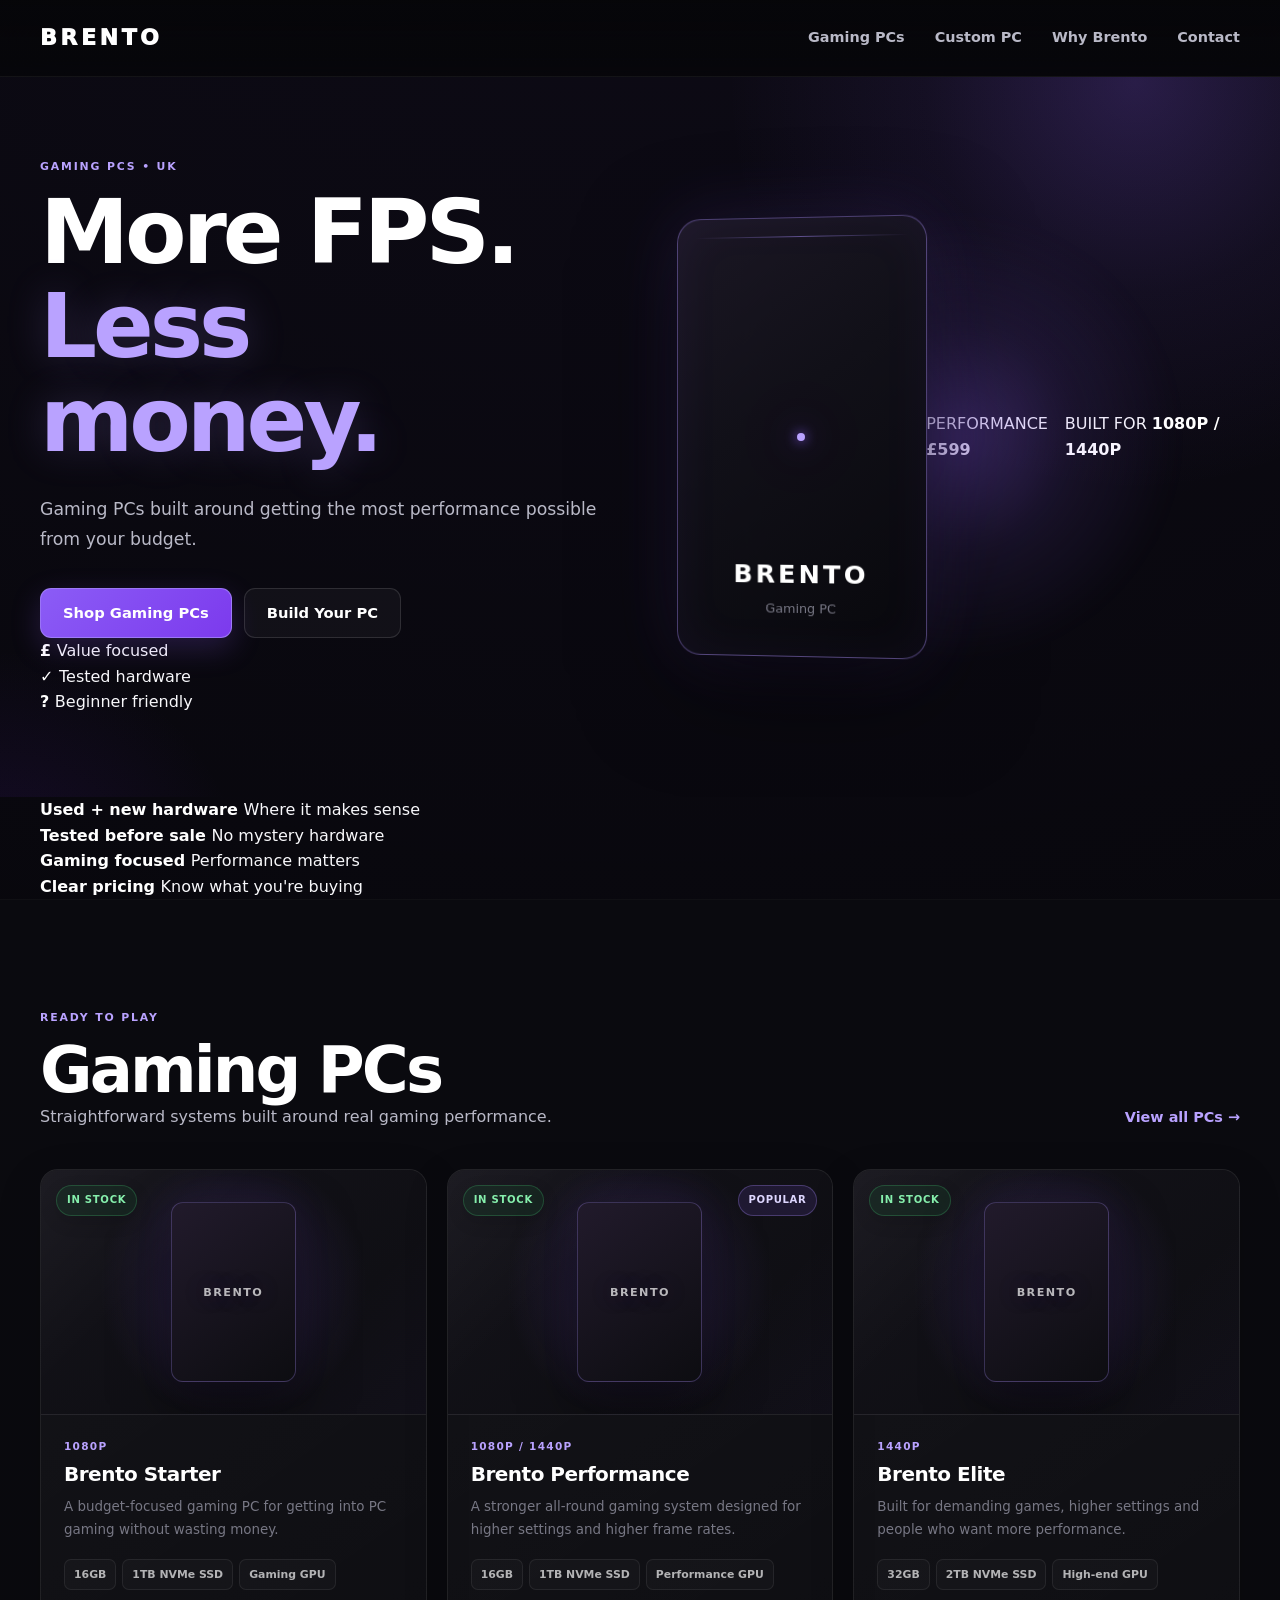
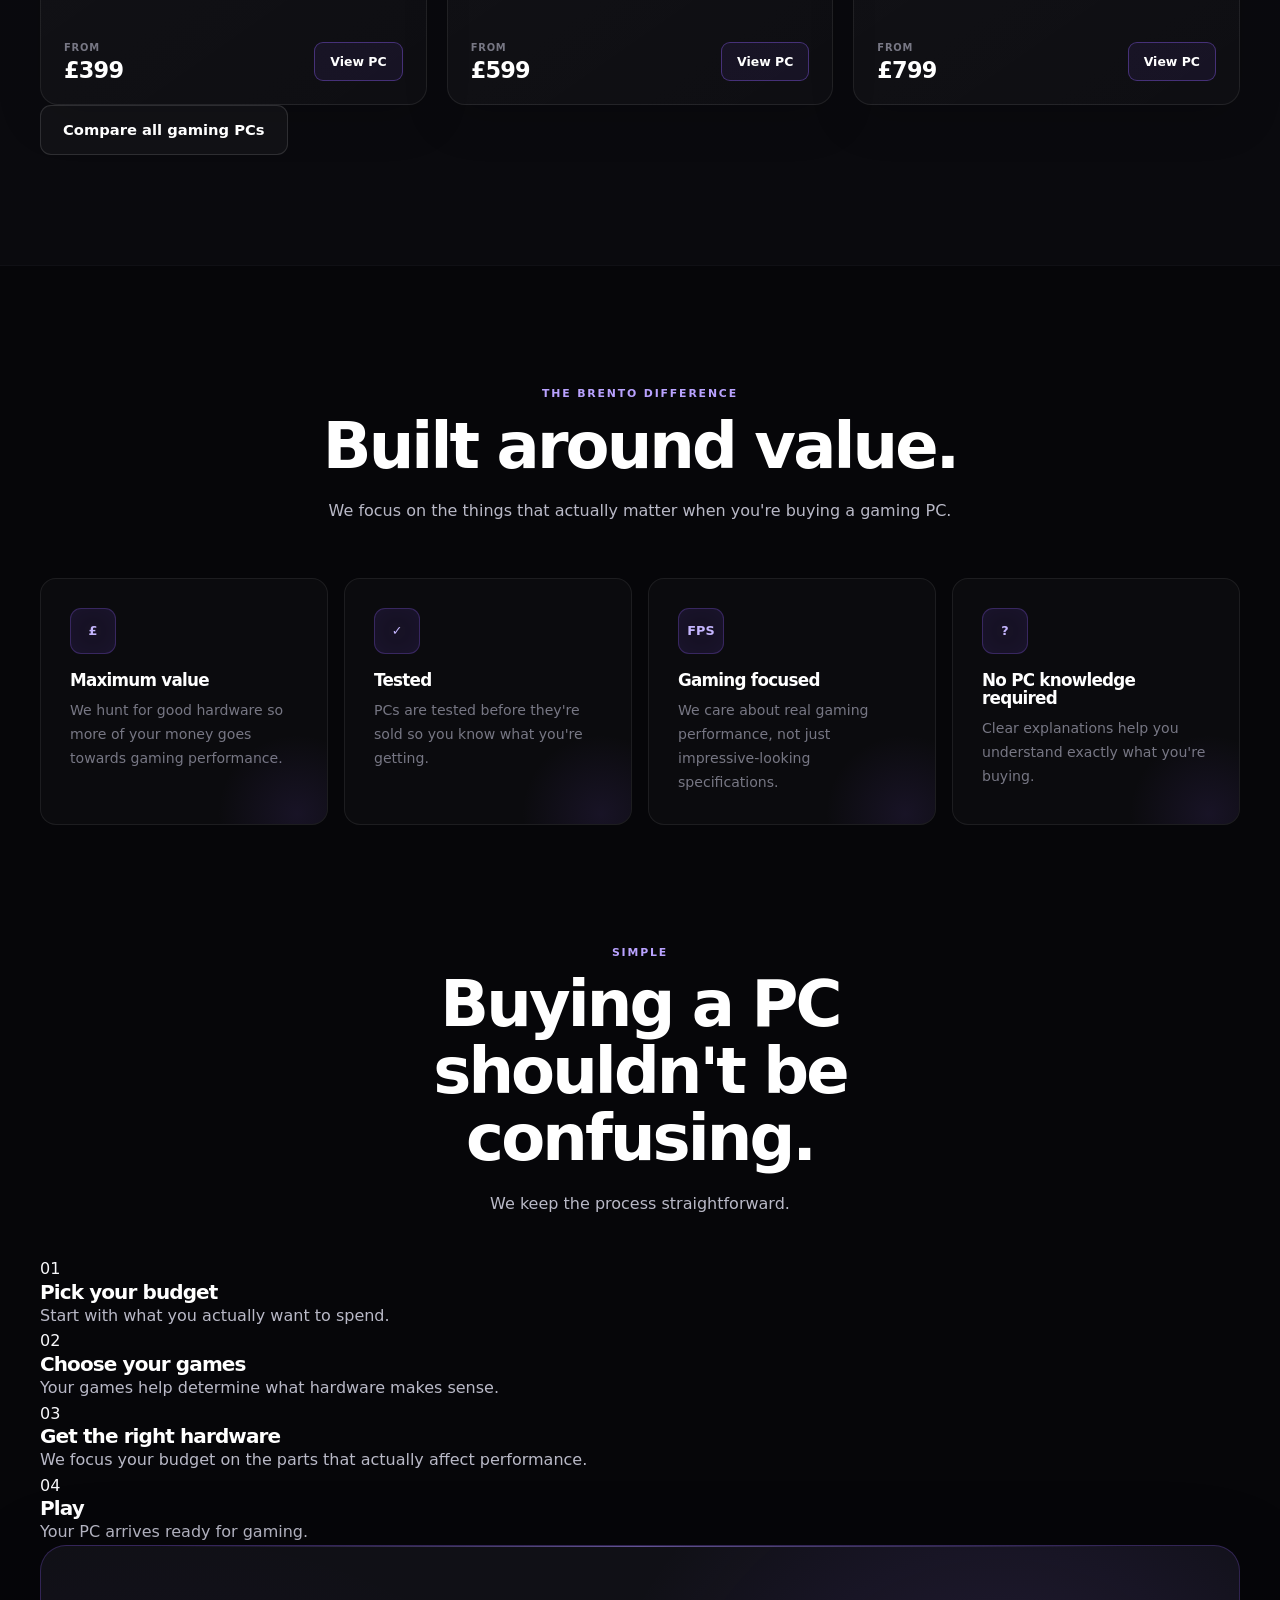
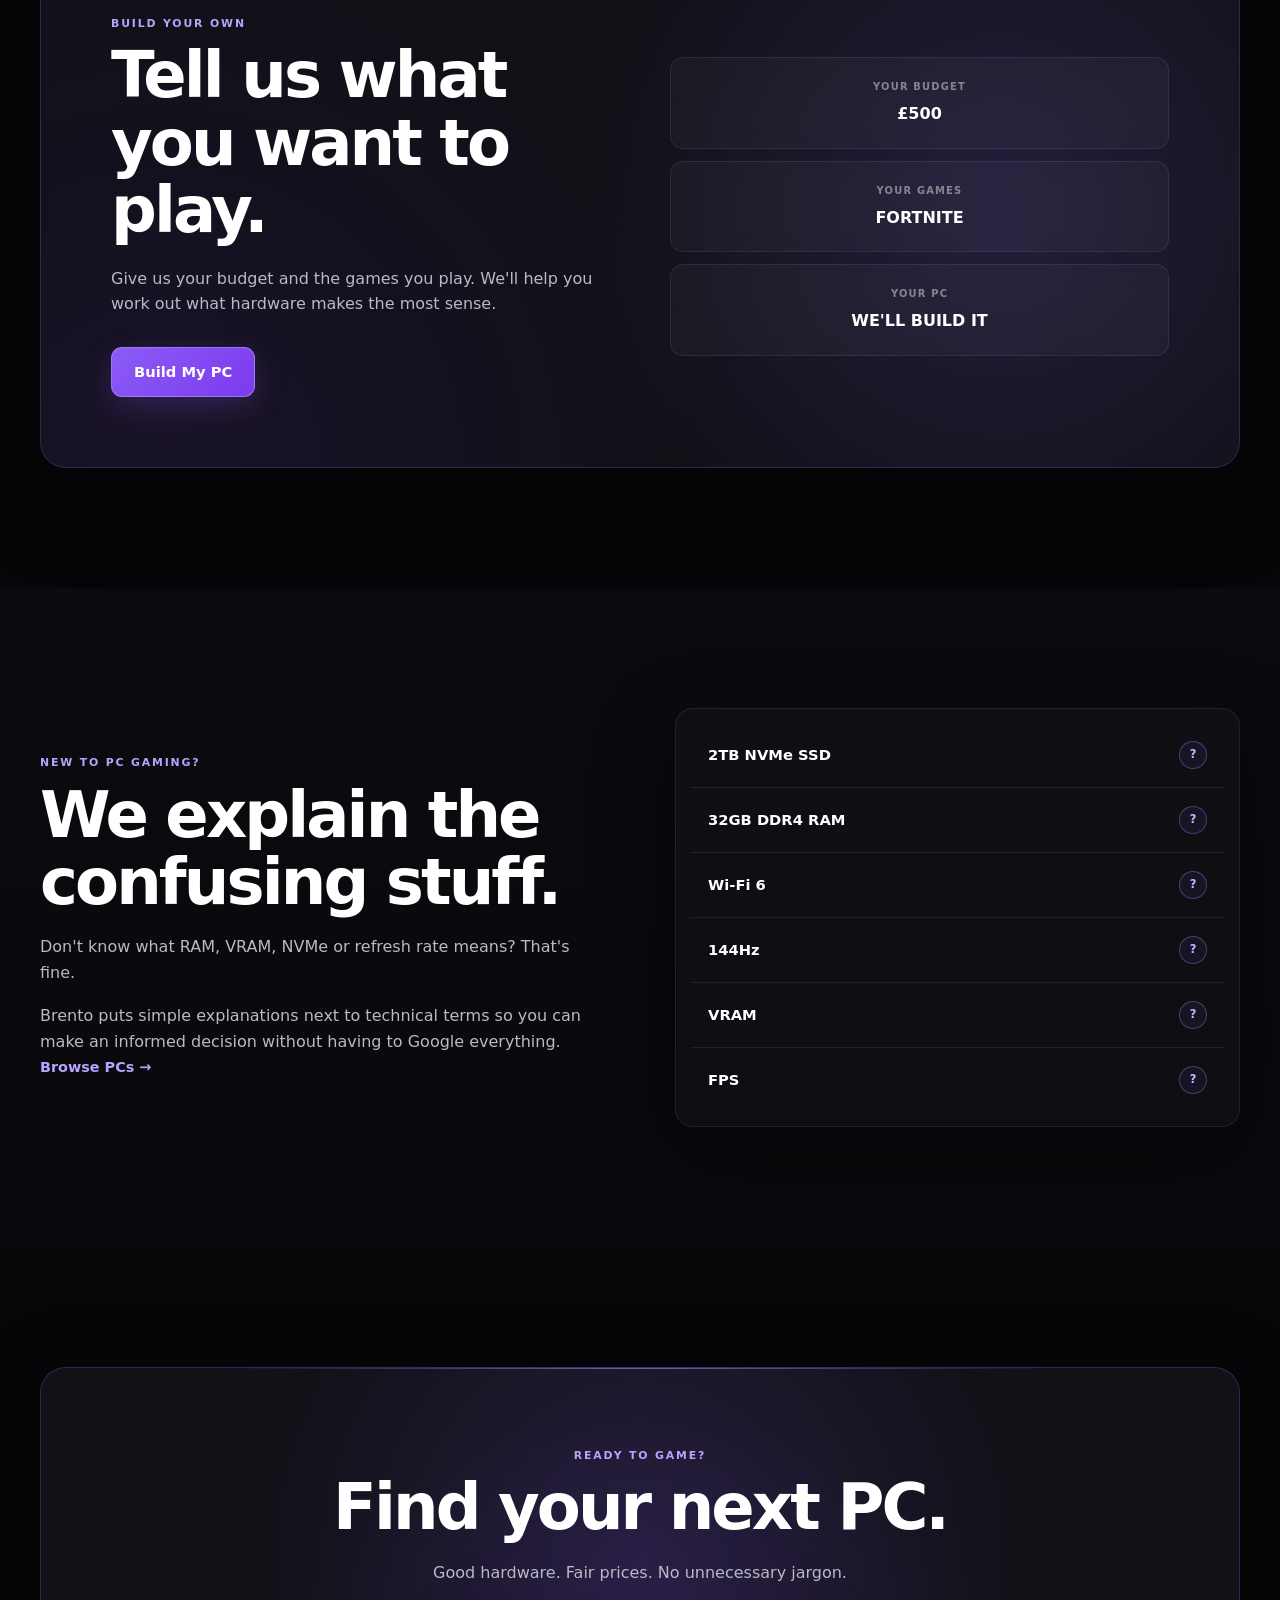
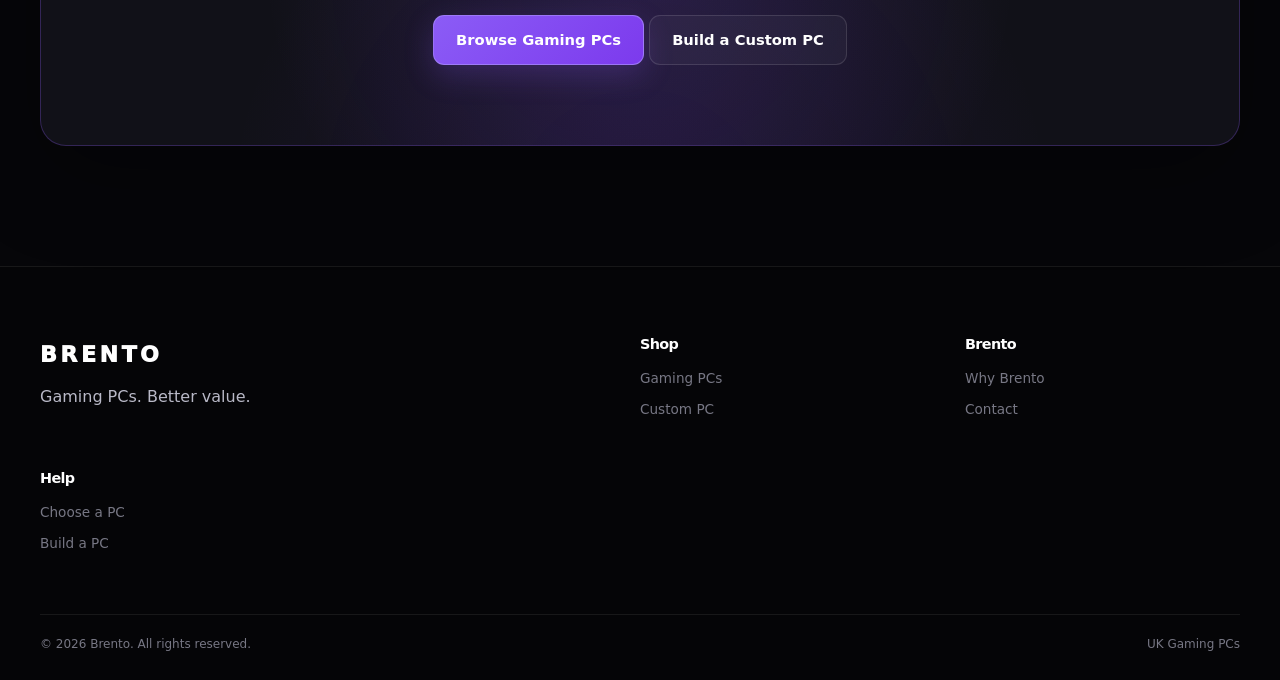
<file: index.html>
<!DOCTYPE html>
<html lang="en">
<head>

    <meta charset="UTF-8">

    <meta
        name="viewport"
        content="width=device-width, initial-scale=1.0"
    >

    <meta
        name="description"
        content="Brento builds affordable gaming PCs focused on maximum performance for your budget."
    >

    <meta
        name="theme-color"
        content="#8b5cf6"
    >

    <title>
        Brento | Gaming PCs. Better value.
    </title>

    <!-- =========================================
         STYLES
    ========================================== -->

    <link
        rel="stylesheet"
        href="css/main.css"
    >

    <link
        rel="stylesheet"
        href="css/components.css"
    >

</head>


<body>

    <!-- =========================================
         HEADER
    ========================================== -->

    <header class="site-header">

        <div class="container header-inner">

            <a
                href="index.html"
                class="logo"
                aria-label="Brento home"
            >
                BRENTO
            </a>


            <nav
                class="main-nav"
                aria-label="Main navigation"
            >

                <a href="shop.html">
                    Gaming PCs
                </a>

                <a href="custom.html">
                    Custom PC
                </a>

                <a href="about.html">
                    Why Brento
                </a>

                <a href="contact.html">
                    Contact
                </a>

            </nav>


            <button
                class="mobile-menu-button"
                type="button"
                aria-label="Open menu"
                aria-expanded="false"
                aria-controls="main-navigation"
            >

                <span></span>
                <span></span>
                <span></span>

            </button>

        </div>

    </header>


    <main>

        <!-- =========================================
             HERO
        ========================================== -->

        <section class="hero">

            <div class="container hero-grid">

                <div class="hero-content">

                    <p class="eyebrow">
                        GAMING PCS • UK
                    </p>


                    <h1>
                        More FPS.
                        <br>
                        <span>Less money.</span>
                    </h1>


                    <p class="hero-text">
                        Gaming PCs built around getting the most
                        performance possible from your budget.
                    </p>


                    <div class="hero-buttons">

                        <a
                            href="shop.html"
                            class="button button-primary"
                        >
                            Shop Gaming PCs
                        </a>


                        <a
                            href="custom.html"
                            class="button button-secondary"
                        >
                            Build Your PC
                        </a>

                    </div>


                    <div class="hero-trust">

                        <div class="hero-trust-item">

                            <strong>
                                £
                            </strong>

                            <span>
                                Value focused
                            </span>

                        </div>


                        <div class="hero-trust-item">

                            <strong>
                                ✓
                            </strong>

                            <span>
                                Tested hardware
                            </span>

                        </div>


                        <div class="hero-trust-item">

                            <strong>
                                ?
                            </strong>

                            <span>
                                Beginner friendly
                            </span>

                        </div>

                    </div>

                </div>


                <!-- =================================
                     HERO PC VISUAL
                ================================== -->

                <div
                    class="hero-pc"
                    aria-label="Brento gaming PC"
                >

                    <div class="pc-glow"></div>


                    <div class="pc-placeholder">

                        <div class="pc-placeholder-text">

                            <strong>
                                BRENTO
                            </strong>

                            <span>
                                Gaming PC
                            </span>

                        </div>

                    </div>


                    <div class="hero-spec-card hero-spec-card-top">

                        <span>
                            PERFORMANCE
                        </span>

                        <strong>
                            £599
                        </strong>

                    </div>


                    <div class="hero-spec-card hero-spec-card-bottom">

                        <span>
                            BUILT FOR
                        </span>

                        <strong>
                            1080P / 1440P
                        </strong>

                    </div>

                </div>

            </div>

        </section>


        <!-- =========================================
             QUICK VALUE BAR
        ========================================== -->

        <section class="value-bar">

            <div class="container value-bar-grid">

                <div class="value-item">

                    <strong>
                        Used + new hardware
                    </strong>

                    <span>
                        Where it makes sense
                    </span>

                </div>


                <div class="value-item">

                    <strong>
                        Tested before sale
                    </strong>

                    <span>
                        No mystery hardware
                    </span>

                </div>


                <div class="value-item">

                    <strong>
                        Gaming focused
                    </strong>

                    <span>
                        Performance matters
                    </span>

                </div>


                <div class="value-item">

                    <strong>
                        Clear pricing
                    </strong>

                    <span>
                        Know what you're buying
                    </span>

                </div>

            </div>

        </section>


        <!-- =========================================
             FEATURED PCS
        ========================================== -->

        <section class="featured-section">

            <div class="container">

                <div class="section-heading">

                    <div>

                        <p class="eyebrow">
                            READY TO PLAY
                        </p>

                        <h2>
                            Gaming PCs
                        </h2>

                        <p>
                            Straightforward systems built around
                            real gaming performance.
                        </p>

                    </div>


                    <a
                        href="shop.html"
                        class="text-link"
                    >
                        View all PCs →
                    </a>

                </div>


                <div class="product-grid">

                    <!-- =================================
                         STARTER
                    ================================== -->

                    <article class="product-card">

                        <div class="product-image">

                            <span class="stock-badge">
                                In stock
                            </span>


                            <div class="product-placeholder">
                                BRENTO
                            </div>

                        </div>


                        <div class="product-info">

                            <p class="product-category">
                                1080P GAMING
                            </p>


                            <h3>
                                Brento Starter
                            </h3>


                            <p class="product-description">
                                A budget-focused gaming PC for
                                getting into PC gaming without
                                wasting money.
                            </p>


                            <div class="spec-list">

                                <span>
                                    16GB RAM
                                </span>

                                <span>
                                    1TB SSD
                                </span>

                                <span>
                                    Gaming GPU
                                </span>

                            </div>


                            <div class="product-bottom">

                                <div>

                                    <span class="price-label">
                                        From
                                    </span>

                                    <strong class="product-price">
                                        £399
                                    </strong>

                                </div>


                                <a
                                    href="products/pc-1.html"
                                    class="small-button"
                                >
                                    View PC
                                </a>

                            </div>

                        </div>

                    </article>


                    <!-- =================================
                         PERFORMANCE
                    ================================== -->

                    <article class="product-card featured-product">

                        <div class="product-image">

                            <span class="stock-badge">
                                In stock
                            </span>


                            <span class="product-featured-badge">
                                Popular
                            </span>


                            <div class="product-placeholder">
                                BRENTO
                            </div>

                        </div>


                        <div class="product-info">

                            <p class="product-category">
                                1080P / 1440P
                            </p>


                            <h3>
                                Brento Performance
                            </h3>


                            <p class="product-description">
                                A stronger all-round gaming system
                                designed for higher settings and
                                higher frame rates.
                            </p>


                            <div class="spec-list">

                                <span>
                                    16GB RAM
                                </span>

                                <span>
                                    1TB NVMe
                                </span>

                                <span>
                                    Performance GPU
                                </span>

                            </div>


                            <div class="product-bottom">

                                <div>

                                    <span class="price-label">
                                        From
                                    </span>

                                    <strong class="product-price">
                                        £599
                                    </strong>

                                </div>


                                <a
                                    href="products/pc-2.html"
                                    class="small-button"
                                >
                                    View PC
                                </a>

                            </div>

                        </div>

                    </article>


                    <!-- =================================
                         ELITE
                    ================================== -->

                    <article class="product-card">

                        <div class="product-image">

                            <span class="stock-badge">
                                In stock
                            </span>


                            <div class="product-placeholder">
                                BRENTO
                            </div>

                        </div>


                        <div class="product-info">

                            <p class="product-category">
                                HIGH PERFORMANCE
                            </p>


                            <h3>
                                Brento Elite
                            </h3>


                            <p class="product-description">
                                Built for demanding games, higher
                                settings and people who want more
                                performance.
                            </p>


                            <div class="spec-list">

                                <span>
                                    32GB RAM
                                </span>

                                <span>
                                    2TB NVMe
                                </span>

                                <span>
                                    High-end GPU
                                </span>

                            </div>


                            <div class="product-bottom">

                                <div>

                                    <span class="price-label">
                                        From
                                    </span>

                                    <strong class="product-price">
                                        £799
                                    </strong>

                                </div>


                                <a
                                    href="products/pc-3.html"
                                    class="small-button"
                                >
                                    View PC
                                </a>

                            </div>

                        </div>

                    </article>

                </div>


                <div class="section-bottom-link">

                    <a
                        href="shop.html"
                        class="button button-secondary"
                    >
                        Compare all gaming PCs
                    </a>

                </div>

            </div>

        </section>


        <!-- =========================================
             WHY BRENTO
        ========================================== -->

        <section class="why-section">

            <div class="container">

                <div class="section-heading centered">

                    <p class="eyebrow">
                        THE BRENTO DIFFERENCE
                    </p>


                    <h2>
                        Built around value.
                    </h2>


                    <p>
                        We focus on the things that actually matter
                        when you're buying a gaming PC.
                    </p>

                </div>


                <div class="feature-grid">

                    <article class="feature-card">

                        <div class="feature-icon">
                            £
                        </div>


                        <h3>
                            Maximum value
                        </h3>


                        <p>
                            We hunt for good hardware so more of
                            your money goes towards gaming
                            performance.
                        </p>

                    </article>


                    <article class="feature-card">

                        <div class="feature-icon">
                            ✓
                        </div>


                        <h3>
                            Tested
                        </h3>


                        <p>
                            PCs are tested before they're sold so
                            you know what you're getting.
                        </p>

                    </article>


                    <article class="feature-card">

                        <div class="feature-icon">
                            FPS
                        </div>


                        <h3>
                            Gaming focused
                        </h3>


                        <p>
                            We care about real gaming performance,
                            not just impressive-looking
                            specifications.
                        </p>

                    </article>


                    <article class="feature-card">

                        <div class="feature-icon">
                            ?
                        </div>


                        <h3>
                            No PC knowledge required
                        </h3>


                        <p>
                            Clear explanations help you understand
                            exactly what you're buying.
                        </p>

                    </article>

                </div>

            </div>

        </section>


        <!-- =========================================
             HOW BRENTO WORKS
        ========================================== -->

        <section class="process-section">

            <div class="container">

                <div class="section-heading centered">

                    <p class="eyebrow">
                        SIMPLE
                    </p>


                    <h2>
                        Buying a PC shouldn't be confusing.
                    </h2>


                    <p>
                        We keep the process straightforward.
                    </p>

                </div>


                <div class="process-grid">

                    <article class="process-card">

                        <span class="process-number">
                            01
                        </span>


                        <h3>
                            Pick your budget
                        </h3>


                        <p>
                            Start with what you actually want
                            to spend.
                        </p>

                    </article>


                    <article class="process-card">

                        <span class="process-number">
                            02
                        </span>


                        <h3>
                            Choose your games
                        </h3>


                        <p>
                            Your games help determine what
                            hardware makes sense.
                        </p>

                    </article>


                    <article class="process-card">

                        <span class="process-number">
                            03
                        </span>


                        <h3>
                            Get the right hardware
                        </h3>


                        <p>
                            We focus your budget on the parts
                            that actually affect performance.
                        </p>

                    </article>


                    <article class="process-card">

                        <span class="process-number">
                            04
                        </span>


                        <h3>
                            Play
                        </h3>


                        <p>
                            Your PC arrives ready for gaming.
                        </p>

                    </article>

                </div>

            </div>

        </section>


        <!-- =========================================
             CUSTOM PC
        ========================================== -->

        <section class="custom-section">

            <div class="container">

                <div class="custom-box">

                    <div class="custom-content">

                        <p class="eyebrow">
                            BUILD YOUR OWN
                        </p>


                        <h2>
                            Tell us what
                            <br>
                            you want to play.
                        </h2>


                        <p>
                            Give us your budget and the games
                            you play. We'll help you work out
                            what hardware makes the most sense.
                        </p>


                        <a
                            href="custom.html"
                            class="button button-primary"
                        >
                            Build My PC
                        </a>

                    </div>


                    <div class="custom-visual">

                        <div class="custom-card">

                            <span>
                                YOUR BUDGET
                            </span>

                            <strong>
                                £500
                            </strong>

                        </div>


                        <div class="custom-card">

                            <span>
                                YOUR GAMES
                            </span>

                            <strong>
                                FORTNITE
                            </strong>

                        </div>


                        <div class="custom-card">

                            <span>
                                YOUR PC
                            </span>

                            <strong>
                                WE'LL BUILD IT
                            </strong>

                        </div>

                    </div>

                </div>

            </div>

        </section>


        <!-- =========================================
             HELP / EDUCATION
        ========================================== -->

        <section class="help-section">

            <div class="container help-grid">

                <div>

                    <p class="eyebrow">
                        NEW TO PC GAMING?
                    </p>


                    <h2>
                        We explain the confusing stuff.
                    </h2>


                    <p>
                        Don't know what RAM, VRAM, NVMe or
                        refresh rate means?
                        That's fine.
                    </p>


                    <p>
                        Brento puts simple explanations next to
                        technical terms so you can make an
                        informed decision without having to
                        Google everything.
                    </p>


                    <a
                        href="shop.html"
                        class="text-link"
                    >
                        Browse PCs →
                    </a>

                </div>


                <div class="help-example">

                    <div class="help-row">

                        <strong>
                            2TB NVMe SSD
                        </strong>


                        <button
                            class="help-button"
                            type="button"
                            aria-label="What is an NVMe SSD?"
                        >
                            ?
                        </button>

                    </div>


                    <div class="help-row">

                        <strong>
                            32GB DDR4 RAM
                        </strong>


                        <button
                            class="help-button"
                            type="button"
                            aria-label="What is RAM?"
                        >
                            ?
                        </button>

                    </div>


                    <div class="help-row">

                        <strong>
                            Wi-Fi 6
                        </strong>


                        <button
                            class="help-button"
                            type="button"
                            aria-label="What is Wi-Fi 6?"
                        >
                            ?
                        </button>

                    </div>


                    <div class="help-row">

                        <strong>
                            144Hz
                        </strong>


                        <button
                            class="help-button"
                            type="button"
                            aria-label="What is refresh rate?"
                        >
                            ?
                        </button>

                    </div>


                    <div class="help-row">

                        <strong>
                            VRAM
                        </strong>


                        <button
                            class="help-button"
                            type="button"
                            aria-label="What is VRAM?"
                        >
                            ?
                        </button>

                    </div>


                    <div class="help-row">

                        <strong>
                            FPS
                        </strong>


                        <button
                            class="help-button"
                            type="button"
                            aria-label="What is FPS?"
                        >
                            ?
                        </button>

                    </div>

                </div>

            </div>

        </section>


        <!-- =========================================
             CTA
        ========================================== -->

        <section class="cta-section">

            <div class="container">

                <div class="cta-box">

                    <p class="eyebrow">
                        READY TO GAME?
                    </p>


                    <h2>
                        Find your next PC.
                    </h2>


                    <p>
                        Good hardware. Fair prices.
                        No unnecessary jargon.
                    </p>


                    <div class="cta-buttons">

                        <a
                            href="shop.html"
                            class="button button-primary"
                        >
                            Browse Gaming PCs
                        </a>


                        <a
                            href="custom.html"
                            class="button button-secondary"
                        >
                            Build a Custom PC
                        </a>

                    </div>

                </div>

            </div>

        </section>

    </main>


    <!-- =========================================
         FOOTER
    ========================================== -->

    <footer class="site-footer">

        <div class="container footer-grid">

            <div>

                <a
                    href="index.html"
                    class="logo"
                >
                    BRENTO
                </a>


                <p>
                    Gaming PCs. Better value.
                </p>

            </div>


            <div>

                <h3>
                    Shop
                </h3>


                <a href="shop.html">
                    Gaming PCs
                </a>


                <a href="custom.html">
                    Custom PC
                </a>

            </div>


            <div>

                <h3>
                    Brento
                </h3>


                <a href="about.html">
                    Why Brento
                </a>


                <a href="contact.html">
                    Contact
                </a>

            </div>


            <div>

                <h3>
                    Help
                </h3>


                <a href="shop.html">
                    Choose a PC
                </a>


                <a href="custom.html">
                    Build a PC
                </a>

            </div>

        </div>


        <div class="container footer-bottom">

            <p>
                © <span data-current-year>2026</span>
                Brento. All rights reserved.
            </p>


            <p>
                UK Gaming PCs
            </p>

        </div>

    </footer>


    <!-- =========================================
         JAVASCRIPT MODULES
    ========================================== -->

    <script src="js/main.js"></script>
    <script src="js/mobile-menu.js"></script>
    <script src="js/help.js"></script>
    <script src="js/shop.js"></script>

</body>
</html>
</file>
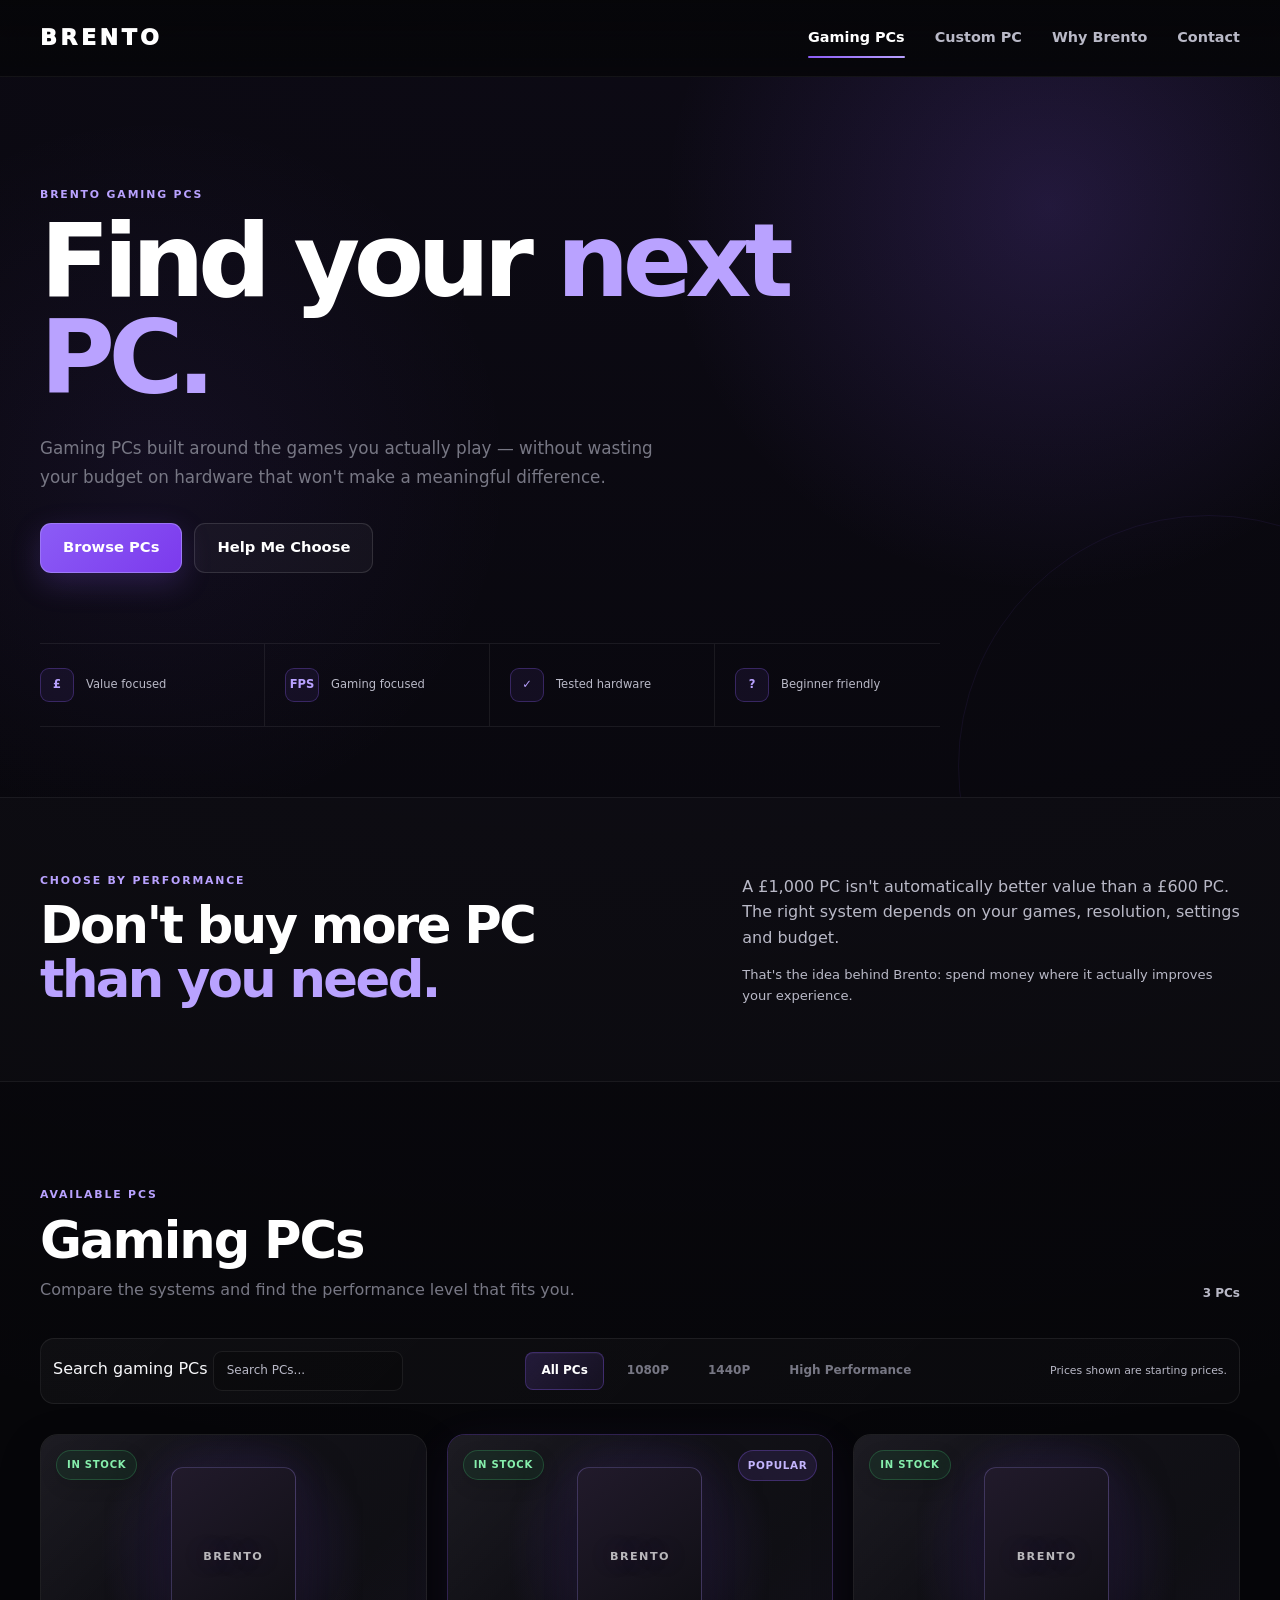
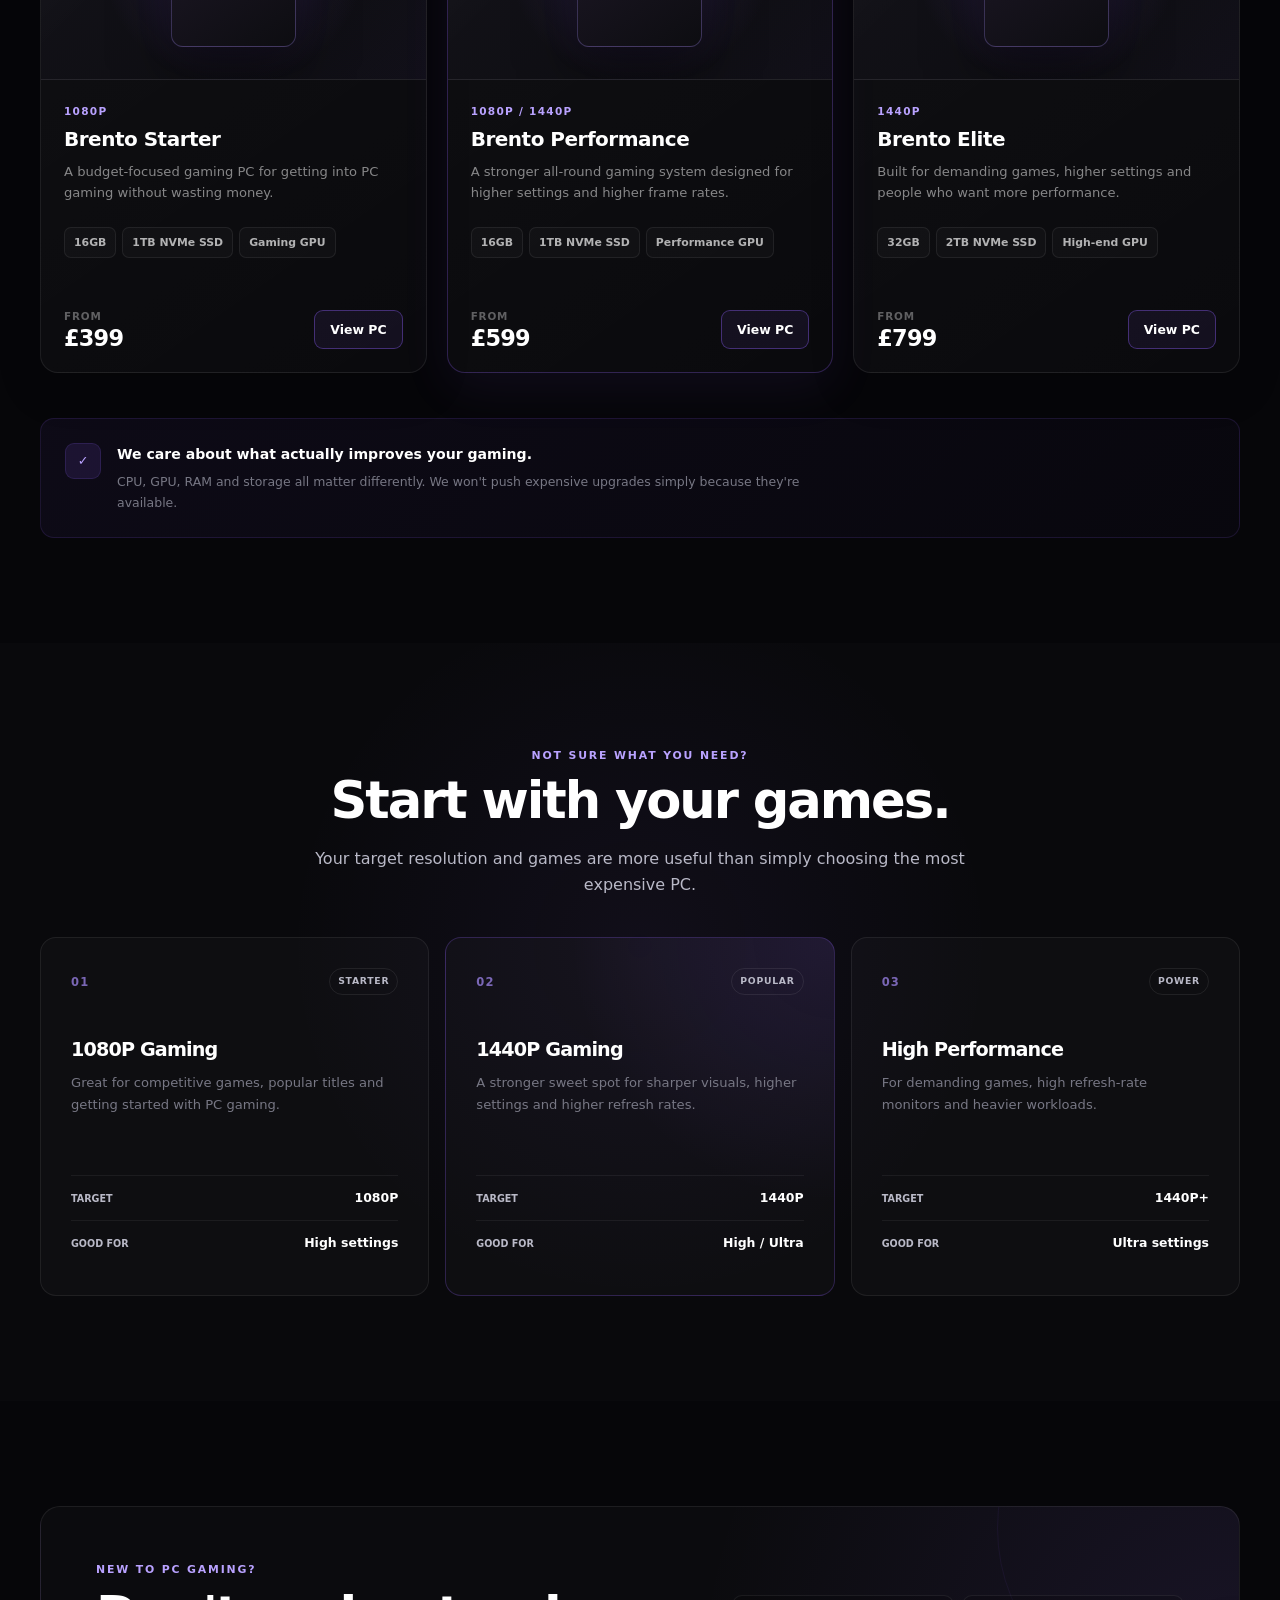
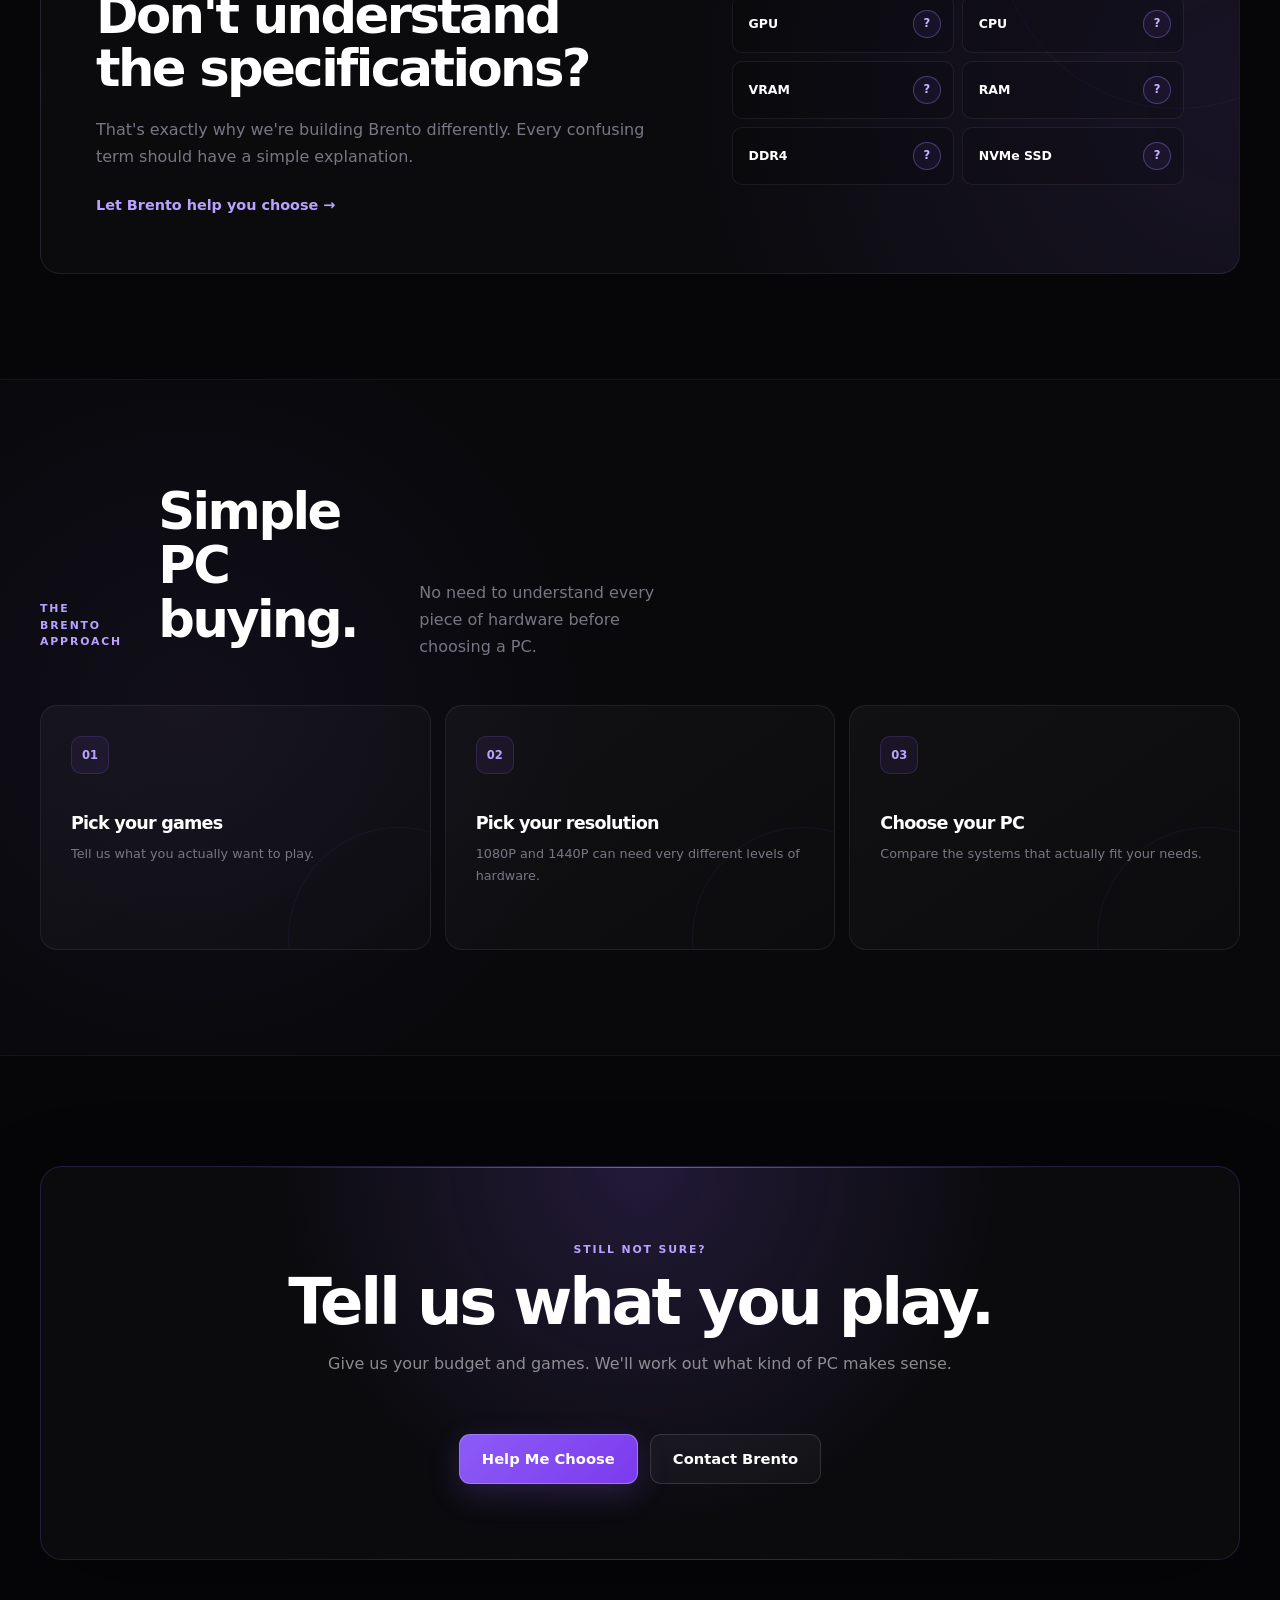
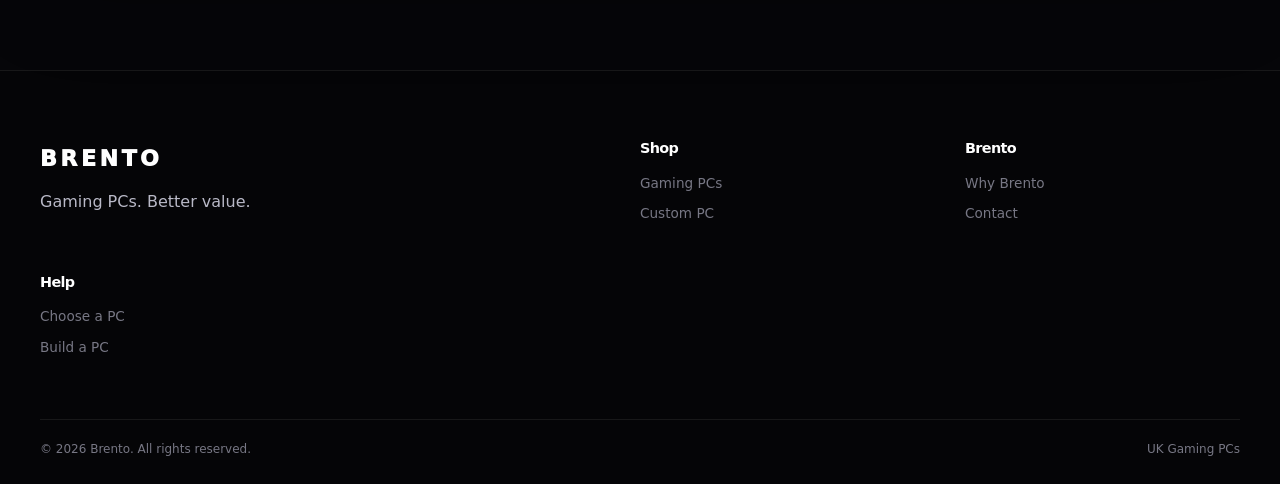
<file: shop.html>
<!DOCTYPE html>
<html lang="en">

<head>

    <meta charset="UTF-8">

    <meta
        name="viewport"
        content="width=device-width, initial-scale=1.0"
    >

    <meta
        name="description"
        content="Shop Brento gaming PCs. Affordable gaming PCs built around real performance and value."
    >

    <meta
        name="theme-color"
        content="#8b5cf6"
    >

    <title>
        Gaming PCs | Brento
    </title>


    <!-- =========================================
         STYLES
    ========================================== -->

    <link
        rel="stylesheet"
        href="css/main.css"
    >

    <link
        rel="stylesheet"
        href="css/components.css"
    >

    <link
        rel="stylesheet"
        href="css/home.css"
    >

    <link
        rel="stylesheet"
        href="css/shop.css"
    >

</head>


<body>


<!-- =========================================
     HEADER
========================================== -->

<header class="site-header">

    <div class="container header-inner">


        <a
            href="index.html"
            class="logo"
            aria-label="Brento home"
        >
            BRENTO
        </a>


        <nav
            class="main-nav"
            id="main-navigation"
            aria-label="Main navigation"
        >

            <a
                href="shop.html"
                aria-current="page"
            >
                Gaming PCs
            </a>

            <a href="custom.html">
                Custom PC
            </a>

            <a href="about.html">
                Why Brento
            </a>

            <a href="contact.html">
                Contact
            </a>

        </nav>


        <button
            class="mobile-menu-button"
            type="button"
            aria-label="Open menu"
            aria-expanded="false"
            aria-controls="main-navigation"
        >

            <span></span>
            <span></span>
            <span></span>

        </button>

    </div>

</header>



<!-- =========================================
     MAIN
========================================== -->

<main>


<!-- =========================================
     SHOP HERO
========================================== -->

<section class="shop-hero">

    <div class="container">


        <div class="shop-hero-content">

            <p class="eyebrow">
                BRENTO GAMING PCS
            </p>


            <h1>
                Find your
                <span>next PC.</span>
            </h1>


            <p>
                Gaming PCs built around the games
                you actually play — without wasting
                your budget on hardware that won't
                make a meaningful difference.
            </p>


            <div class="shop-hero-actions">

                <a
                    href="#shop-products"
                    class="button button-primary"
                >
                    Browse PCs
                </a>


                <a
                    href="custom.html"
                    class="button button-secondary"
                >
                    Help Me Choose
                </a>

            </div>

        </div>



        <!-- =================================
             SHOP HERO STATS
        ================================== -->

        <div
            class="shop-hero-stats"
            aria-label="Brento benefits"
        >


            <div>

                <strong>
                    £
                </strong>

                <span>
                    Value focused
                </span>

            </div>


            <div>

                <strong>
                    FPS
                </strong>

                <span>
                    Gaming focused
                </span>

            </div>


            <div>

                <strong>
                    ✓
                </strong>

                <span>
                    Tested hardware
                </span>

            </div>


            <div>

                <strong>
                    ?
                </strong>

                <span>
                    Beginner friendly
                </span>

            </div>


        </div>

    </div>

</section>



<!-- =========================================
     SHOP INTRO
========================================== -->

<section class="shop-intro">

    <div class="container">

        <div class="shop-intro-grid">


            <div>

                <p class="eyebrow">
                    CHOOSE BY PERFORMANCE
                </p>


                <h2>
                    Don't buy more PC
                    <span>than you need.</span>
                </h2>

            </div>


            <div>

                <p>
                    A £1,000 PC isn't automatically
                    better value than a £600 PC.
                    The right system depends on your
                    games, resolution, settings and
                    budget.
                </p>


                <p class="shop-intro-small">
                    That's the idea behind Brento:
                    spend money where it actually
                    improves your experience.
                </p>

            </div>

        </div>

    </div>

</section>



<!-- =========================================
     SHOP PRODUCTS
========================================== -->

<section
    class="shop-section"
    id="shop-products"
>

    <div class="container">


        <!-- =================================
             SHOP HEADING
        ================================== -->

        <div class="shop-heading">


            <div>

                <p class="eyebrow">
                    AVAILABLE PCS
                </p>


                <h2>
                    Gaming PCs
                </h2>


                <p>
                    Compare the systems and find
                    the performance level that fits you.
                </p>

            </div>


            <div
                class="shop-product-count"
                aria-live="polite"
            >
                Loading PCs...
            </div>


        </div>



        <!-- =================================
             SEARCH + FILTERS
        ================================== -->

        <div class="shop-toolbar">


            <div class="shop-search-wrap">

                <label
                    for="shop-search"
                    class="visually-hidden"
                >
                    Search gaming PCs
                </label>


                <input
                    type="search"
                    id="shop-search"
                    class="shop-search"
                    placeholder="Search PCs..."
                    autocomplete="off"
                    spellcheck="false"
                >

            </div>



            <div
                class="shop-filter-bar"
                aria-label="PC performance filters"
            >


                <button
                    class="shop-filter active"
                    type="button"
                    data-filter="all"
                    aria-pressed="true"
                >
                    All PCs
                </button>


                <button
                    class="shop-filter"
                    type="button"
                    data-filter="1080p"
                    aria-pressed="false"
                >
                    1080P
                </button>


                <button
                    class="shop-filter"
                    type="button"
                    data-filter="1440p"
                    aria-pressed="false"
                >
                    1440P
                </button>


                <button
                    class="shop-filter"
                    type="button"
                    data-filter="high-end"
                    aria-pressed="false"
                >
                    High Performance
                </button>


            </div>


            <div class="shop-sort-info">

                <span>
                    Prices shown are starting prices.
                </span>

            </div>


        </div>



        <!-- =================================
             PRODUCT GRID
             Generated by shop.js
        ================================== -->

        <div
            class="product-grid shop-product-grid"
            id="shop-products-grid"
            aria-live="polite"
        >

            <div class="shop-loading">

                <div
                    class="shop-loading-spinner"
                    aria-hidden="true"
                ></div>


                <p>
                    Loading gaming PCs...
                </p>

            </div>

        </div>



        <!-- =================================
             VALUE NOTE
        ================================== -->

        <div class="shop-value-note">


            <div
                class="shop-value-icon"
                aria-hidden="true"
            >
                ✓
            </div>


            <div>

                <strong>
                    We care about what actually
                    improves your gaming.
                </strong>


                <p>
                    CPU, GPU, RAM and storage all
                    matter differently. We won't
                    push expensive upgrades simply
                    because they're available.
                </p>

            </div>


        </div>

    </div>

</section>



<!-- =========================================
     PERFORMANCE GUIDE
========================================== -->

<section class="performance-guide">

    <div class="container">


        <div class="section-heading centered">

            <p class="eyebrow">
                NOT SURE WHAT YOU NEED?
            </p>


            <h2>
                Start with your games.
            </h2>


            <p>
                Your target resolution and games
                are more useful than simply choosing
                the most expensive PC.
            </p>

        </div>



        <div class="performance-grid">


            <!-- =================================
                 1080P
            ================================== -->

            <article class="performance-card">


                <div class="performance-card-top">

                    <span class="performance-number">
                        01
                    </span>

                    <span class="performance-label">
                        STARTER
                    </span>

                </div>


                <h3>
                    1080P Gaming
                </h3>


                <p>
                    Great for competitive games,
                    popular titles and getting
                    started with PC gaming.
                </p>


                <div class="performance-example">

                    <span>
                        TARGET
                    </span>

                    <strong>
                        1080P
                    </strong>

                </div>


                <div class="performance-example">

                    <span>
                        GOOD FOR
                    </span>

                    <strong>
                        High settings
                    </strong>

                </div>


            </article>



            <!-- =================================
                 1440P
            ================================== -->

            <article
                class="
                    performance-card
                    performance-card-featured
                "
            >


                <div class="performance-card-top">

                    <span class="performance-number">
                        02
                    </span>

                    <span class="performance-label">
                        POPULAR
                    </span>

                </div>


                <h3>
                    1440P Gaming
                </h3>


                <p>
                    A stronger sweet spot for
                    sharper visuals, higher settings
                    and higher refresh rates.
                </p>


                <div class="performance-example">

                    <span>
                        TARGET
                    </span>

                    <strong>
                        1440P
                    </strong>

                </div>


                <div class="performance-example">

                    <span>
                        GOOD FOR
                    </span>

                    <strong>
                        High / Ultra
                    </strong>

                </div>


            </article>



            <!-- =================================
                 HIGH PERFORMANCE
            ================================== -->

            <article class="performance-card">


                <div class="performance-card-top">

                    <span class="performance-number">
                        03
                    </span>

                    <span class="performance-label">
                        POWER
                    </span>

                </div>


                <h3>
                    High Performance
                </h3>


                <p>
                    For demanding games, high
                    refresh-rate monitors and
                    heavier workloads.
                </p>


                <div class="performance-example">

                    <span>
                        TARGET
                    </span>

                    <strong>
                        1440P+
                    </strong>

                </div>


                <div class="performance-example">

                    <span>
                        GOOD FOR
                    </span>

                    <strong>
                        Ultra settings
                    </strong>

                </div>


            </article>


        </div>

    </div>

</section>



<!-- =========================================
     BEGINNER HELP
========================================== -->

<section class="shop-help">

    <div class="container">


        <div class="shop-help-box">


            <div class="shop-help-content">

                <p class="eyebrow">
                    NEW TO PC GAMING?
                </p>


                <h2>
                    Don't understand
                    the specifications?
                </h2>


                <p>
                    That's exactly why we're building
                    Brento differently. Every confusing
                    term should have a simple explanation.
                </p>


                <a
                    href="custom.html"
                    class="text-link"
                >
                    Let Brento help you choose
                    →
                </a>

            </div>



            <div
                class="shop-help-specs"
                aria-label="PC specification explanations"
            >


                <div class="shop-help-spec">

                    <strong>
                        GPU
                    </strong>

                    <button
                        class="help-button"
                        type="button"
                        data-help="gpu"
                        aria-label="What is a GPU?"
                    >
                        ?
                    </button>

                </div>


                <div class="shop-help-spec">

                    <strong>
                        CPU
                    </strong>

                    <button
                        class="help-button"
                        type="button"
                        data-help="cpu"
                        aria-label="What is a CPU?"
                    >
                        ?
                    </button>

                </div>


                <div class="shop-help-spec">

                    <strong>
                        VRAM
                    </strong>

                    <button
                        class="help-button"
                        type="button"
                        data-help="vram"
                        aria-label="What is VRAM?"
                    >
                        ?
                    </button>

                </div>


                <div class="shop-help-spec">

                    <strong>
                        RAM
                    </strong>

                    <button
                        class="help-button"
                        type="button"
                        data-help="ram"
                        aria-label="What is RAM?"
                    >
                        ?
                    </button>

                </div>


                <div class="shop-help-spec">

                    <strong>
                        DDR4
                    </strong>

                    <button
                        class="help-button"
                        type="button"
                        data-help="ddr4"
                        aria-label="What is DDR4?"
                    >
                        ?
                    </button>

                </div>


                <div class="shop-help-spec">

                    <strong>
                        NVMe SSD
                    </strong>

                    <button
                        class="help-button"
                        type="button"
                        data-help="nvme"
                        aria-label="What is an NVMe SSD?"
                    >
                        ?
                    </button>

                </div>


            </div>

        </div>

    </div>

</section>



<!-- =========================================
     HOW BRENTO WORKS
========================================== -->

<section class="shop-process">

    <div class="container">


        <div class="shop-process-header">

            <div class="section-heading">

                <p class="eyebrow">
                    THE BRENTO APPROACH
                </p>


                <h2>
                    Simple PC buying.
                </h2>


                <p>
                    No need to understand every piece
                    of hardware before choosing a PC.
                </p>

            </div>

        </div>



        <div class="shop-process-grid">


            <article class="shop-process-card">

                <div class="shop-process-number">
                    01
                </div>


                <h3>
                    Pick your games
                </h3>


                <p>
                    Tell us what you actually want
                    to play.
                </p>

            </article>


            <article class="shop-process-card">

                <div class="shop-process-number">
                    02
                </div>


                <h3>
                    Pick your resolution
                </h3>


                <p>
                    1080P and 1440P can need very
                    different levels of hardware.
                </p>

            </article>


            <article class="shop-process-card">

                <div class="shop-process-number">
                    03
                </div>


                <h3>
                    Choose your PC
                </h3>


                <p>
                    Compare the systems that actually
                    fit your needs.
                </p>

            </article>


        </div>

    </div>

</section>



<!-- =========================================
     CUSTOM PC CTA
========================================== -->

<section class="cta-section">

    <div class="container">


        <div class="cta-box">


            <p class="eyebrow">
                STILL NOT SURE?
            </p>


            <h2>
                Tell us what you play.
            </h2>


            <p>
                Give us your budget and games.
                We'll work out what kind of PC
                makes sense.
            </p>


            <div class="cta-buttons">

                <a
                    href="custom.html"
                    class="button button-primary"
                >
                    Help Me Choose
                </a>


                <a
                    href="contact.html"
                    class="button button-secondary"
                >
                    Contact Brento
                </a>

            </div>


        </div>

    </div>

</section>


</main>



<!-- =========================================
     FOOTER
========================================== -->

<footer class="site-footer">

    <div class="container footer-grid">


        <div>

            <a
                href="index.html"
                class="logo"
            >
                BRENTO
            </a>


            <p>
                Gaming PCs. Better value.
            </p>

        </div>


        <div>

            <h3>
                Shop
            </h3>

            <a href="shop.html">
                Gaming PCs
            </a>

            <a href="custom.html">
                Custom PC
            </a>

        </div>


        <div>

            <h3>
                Brento
            </h3>

            <a href="about.html">
                Why Brento
            </a>

            <a href="contact.html">
                Contact
            </a>

        </div>


        <div>

            <h3>
                Help
            </h3>

            <a href="shop.html">
                Choose a PC
            </a>

            <a href="custom.html">
                Build a PC
            </a>

        </div>


    </div>


    <div class="container footer-bottom">


        <p>

            ©

            <span data-current-year>
                2026
            </span>

            Brento.
            All rights reserved.

        </p>


        <p>
            UK Gaming PCs
        </p>


    </div>

</footer>



<!-- =========================================
     JAVASCRIPT
========================================== -->

<script src="js/main.js"></script>

<script src="js/mobile-menu.js"></script>

<script src="js/help.js"></script>

<script src="js/shop.js"></script>


</body>

</html>
</file>
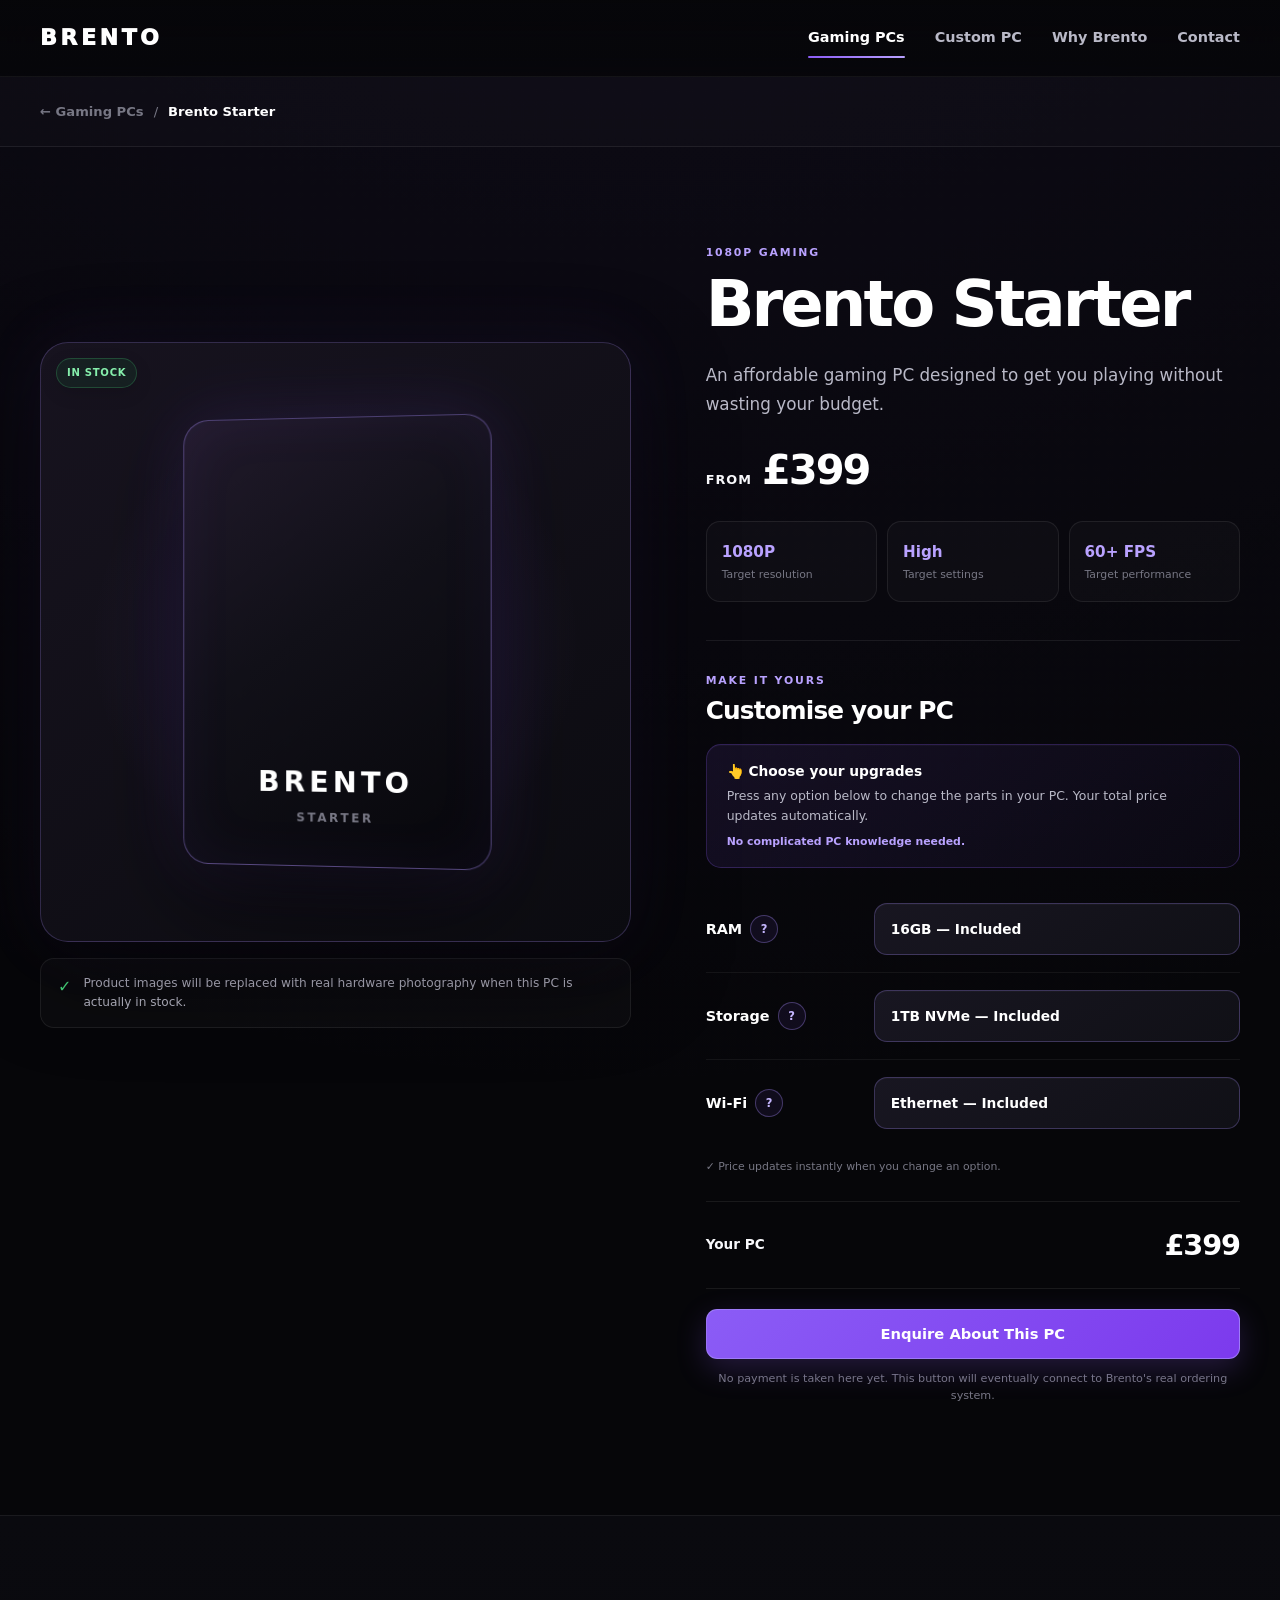
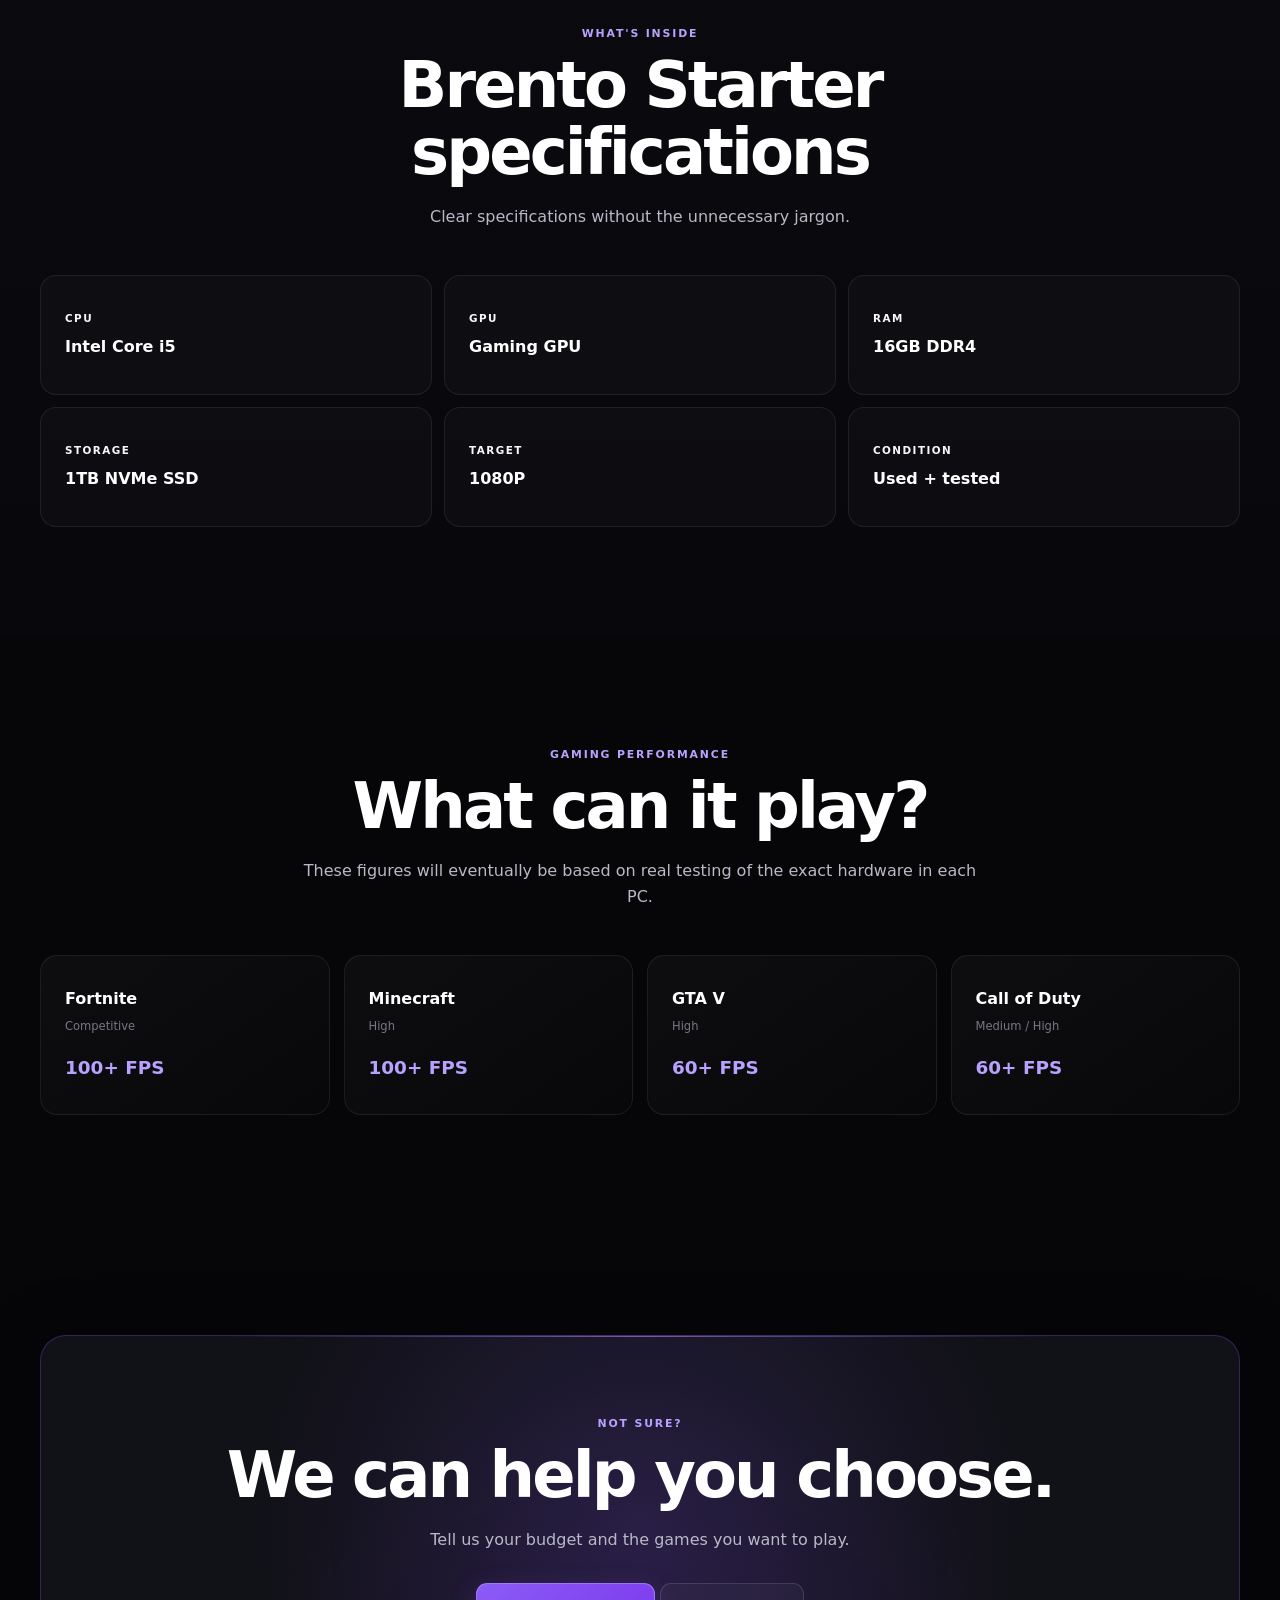
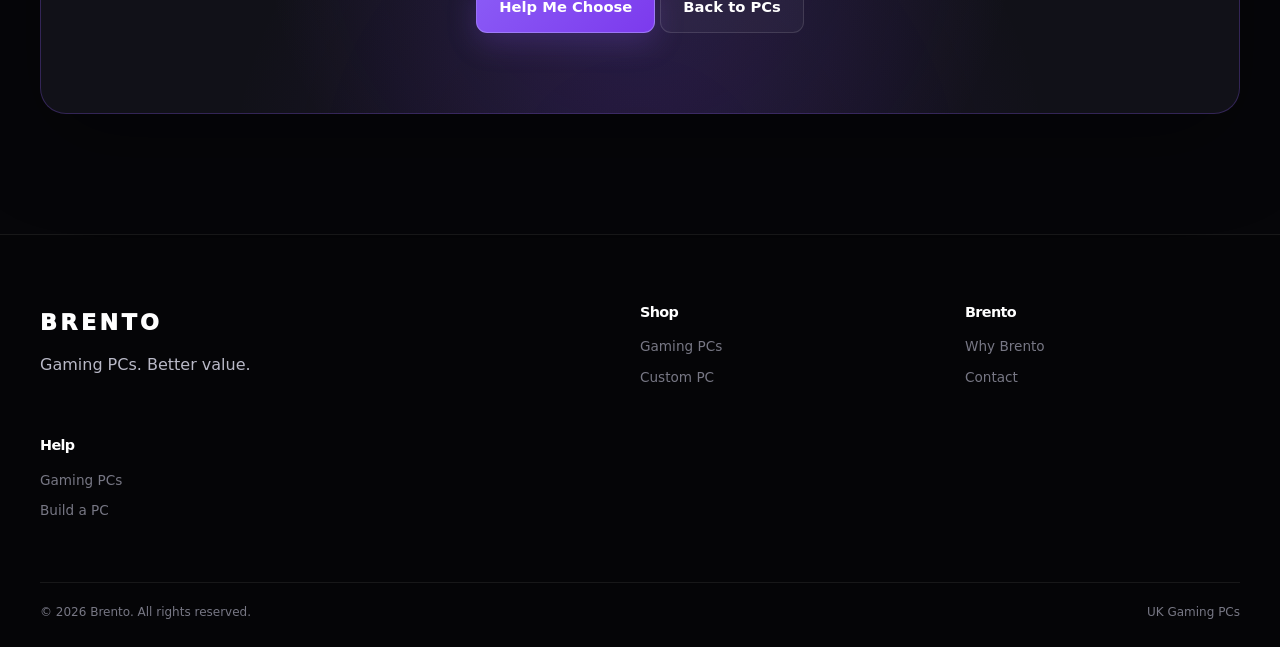
<file: products/pc-1.html>
<!DOCTYPE html>
<html lang="en">
<head>
<meta charset="UTF-8">
<meta
    name="viewport"
    content="width=device-width, initial-scale=1.0"
>
<meta
    name="description"
    content="Brento Starter gaming PC. Affordable 1080P gaming performance."
>
<meta
    name="theme-color"
    content="#8b5cf6"
>
<title>
    Brento Starter | Gaming PC
</title>
<link
    rel="stylesheet"
    href="../css/main.css"
>
<link
    rel="stylesheet"
    href="../css/components.css"
>
<link
    rel="stylesheet"
    href="../css/product.css"
>
</head>
<body>
<!-- =========================================
     HEADER
========================================== -->
<header class="site-header">
    <div class="container header-inner">
        <a
            href="../index.html"
            class="logo"
            aria-label="Brento home"
        >
            BRENTO
        </a>
        <nav
            class="main-nav"
            aria-label="Main navigation"
        >
            <a
                href="../shop.html"
                aria-current="page"
            >
                Gaming PCs
            </a>
            <a href="../custom.html">
                Custom PC
            </a>
            <a href="../about.html">
                Why Brento
            </a>
            <a href="../contact.html">
                Contact
            </a>
        </nav>
        <button
            class="mobile-menu-button"
            type="button"
            aria-label="Open menu"
            aria-expanded="false"
        >
            <span></span>
            <span></span>
            <span></span>
        </button>
    </div>
</header>
<!-- =========================================
     MAIN
========================================== -->
<main>
    <!-- =====================================
         BREADCRUMB
    ====================================== -->
    <section class="product-breadcrumb">
        <div class="container">
            <a href="../shop.html">
                ← Gaming PCs
            </a>
            <span>
                /
            </span>
            <strong>
                Brento Starter
            </strong>
        </div>
    </section>
    <!-- =====================================
         PRODUCT HERO
    ====================================== -->
    <section class="product-page">
        <div class="container product-page-grid">
            <!-- =================================
                 PRODUCT IMAGE
            ================================== -->
            <div class="product-gallery">
                <div class="product-main-image">
                    <span class="stock-badge">
                        In stock
                    </span>
                    <div class="product-large-placeholder">
                        <div>
                            <strong>
                                BRENTO
                            </strong>
                            <span>
                                STARTER
                            </span>
                        </div>
                    </div>
                </div>
                <div class="product-image-note">
                    <span>
                        ✓
                    </span>
                    <p>
                        Product images will be replaced
                        with real hardware photography
                        when this PC is actually in stock.
                    </p>
                </div>
            </div>
            <!-- =================================
                 PRODUCT INFORMATION
            ================================== -->
            <div class="product-details">
                <p class="eyebrow">
                    1080P GAMING
                </p>
                <h1>
                    Brento Starter
                </h1>
                <p class="product-lead">
                    An affordable gaming PC designed
                    to get you playing without wasting
                    your budget.
                </p>
                <div class="product-price-large">
                    <span>
                        From
                    </span>
                    <strong>
                        £399
                    </strong>
                </div>
                <!-- =================================
                     PERFORMANCE
                ================================== -->
                <div class="product-performance">
                    <div>
                        <strong>
                            1080P
                        </strong>
                        <span>
                            Target resolution
                        </span>
                    </div>
                    <div>
                        <strong>
                            High
                        </strong>
                        <span>
                            Target settings
                        </span>
                    </div>
                    <div>
                        <strong>
                            60+ FPS
                        </strong>
                        <span>
                            Target performance
                        </span>
                    </div>
                </div>
                <!-- =================================
                     CONFIGURATION
                ================================== -->
                <div class="product-config">
                    <div class="config-heading">
                        <div>
                            <p class="eyebrow">
                                MAKE IT YOURS
                            </p>
                            <h2>
                                Customise your PC
                            </h2>
                        </div>
                    </div>
                    <div class="config-instructions">
                        <strong>
                            👆 Choose your upgrades
                        </strong>
                        <p>
                            Press any option below to
                            change the parts in your PC.
                            Your total price updates
                            automatically.
                        </p>
                        <span>
                            No complicated PC knowledge needed.
                        </span>
                    </div>
                    <!-- RAM -->
                    <div class="config-option">
                        <div>
                            <strong>
                                RAM
                            </strong>
                            <button
                                class="help-button"
                                type="button"
                                aria-label="What is RAM?"
                            >
                                ?
                            </button>
                        </div>
                        <div class="config-select-wrap">
                            <select
                                class="product-option"
                                data-option="ram"
                                aria-label="Choose RAM"
                            >
                                <option
                                    value="16"
                                    data-price="0"
                                >
                                    16GB — Included
                                </option>
                                <option
                                    value="32"
                                    data-price="35"
                                >
                                    32GB — +£35
                                </option>
                            </select>
                        </div>
                    </div>
                    <!-- STORAGE -->
                    <div class="config-option">
                        <div>
                            <strong>
                                Storage
                            </strong>
                            <button
                                class="help-button"
                                type="button"
                                aria-label="What is an NVMe SSD?"
                            >
                                ?
                            </button>
                        </div>
                        <div class="config-select-wrap">
                            <select
                                class="product-option"
                                data-option="storage"
                                aria-label="Choose storage"
                            >
                                <option
                                    value="1000"
                                    data-price="0"
                                >
                                    1TB NVMe — Included
                                </option>
                                <option
                                    value="2000"
                                    data-price="45"
                                >
                                    2TB NVMe — +£45
                                </option>
                            </select>
                        </div>
                    </div>
                    <!-- WIFI -->
                    <div class="config-option">
                        <div>
                            <strong>
                                Wi-Fi
                            </strong>
                            <button
                                class="help-button"
                                type="button"
                                aria-label="What is Wi-Fi 6?"
                            >
                                ?
                            </button>
                        </div>
                        <div class="config-select-wrap">
                            <select
                                class="product-option"
                                data-option="wifi"
                                aria-label="Choose network connection"
                            >
                                <option
                                    value="ethernet"
                                    data-price="0"
                                >
                                    Ethernet — Included
                                </option>
                                <option
                                    value="wifi6"
                                    data-price="20"
                                >
                                    Wi-Fi 6 — +£20
                                </option>
                            </select>
                        </div>
                    </div>
                    <p class="config-price-note">
                        ✓ Price updates instantly when you
                        change an option.
                    </p>
                </div>
                <!-- =================================
                     TOTAL
                ================================== -->
                <div class="product-total">
                    <span>
                        Your PC
                    </span>
                    <strong
                        id="product-total-price"
                    >
                        £399
                    </strong>
                </div>
                <button
                    class="button button-primary product-buy-button"
                    type="button"
                >
                    Enquire About This PC
                </button>
                <p class="product-buy-note">
                    No payment is taken here yet.
                    This button will eventually connect
                    to Brento's real ordering system.
                </p>
            </div>
        </div>
    </section>
    <!-- =====================================
         FULL SPECS
    ====================================== -->
    <section class="full-specs-section">
        <div class="container">
            <div class="section-heading centered">
                <p class="eyebrow">
                    WHAT'S INSIDE
                </p>
                <h2>
                    Brento Starter specifications
                </h2>
                <p>
                    Clear specifications without the
                    unnecessary jargon.
                </p>
            </div>
            <div class="full-specs-grid">
                <div class="full-spec">
                    <span>
                        CPU
                    </span>
                    <strong>
                        Intel Core i5
                    </strong>
                </div>
                <div class="full-spec">
                    <span>
                        GPU
                    </span>
                    <strong>
                        Gaming GPU
                    </strong>
                </div>
                <div class="full-spec">
                    <span>
                        RAM
                    </span>
                    <strong>
                        16GB DDR4
                    </strong>
                </div>
                <div class="full-spec">
                    <span>
                        STORAGE
                    </span>
                    <strong>
                        1TB NVMe SSD
                    </strong>
                </div>
                <div class="full-spec">
                    <span>
                        TARGET
                    </span>
                    <strong>
                        1080P
                    </strong>
                </div>
                <div class="full-spec">
                    <span>
                        CONDITION
                    </span>
                    <strong>
                        Used + tested
                    </strong>
                </div>
            </div>
        </div>
    </section>
    <!-- =====================================
         GAME PERFORMANCE
    ====================================== -->
    <section class="game-performance-section">
        <div class="container">
            <div class="section-heading centered">
                <p class="eyebrow">
                    GAMING PERFORMANCE
                </p>
                <h2>
                    What can it play?
                </h2>
                <p>
                    These figures will eventually be
                    based on real testing of the exact
                    hardware in each PC.
                </p>
            </div>
            <div class="game-grid">
                <div class="game-card">
                    <strong>
                        Fortnite
                    </strong>
                    <span>
                        Competitive
                    </span>
                    <b>
                        100+ FPS
                    </b>
                </div>
                <div class="game-card">
                    <strong>
                        Minecraft
                    </strong>
                    <span>
                        High
                    </span>
                    <b>
                        100+ FPS
                    </b>
                </div>
                <div class="game-card">
                    <strong>
                        GTA V
                    </strong>
                    <span>
                        High
                    </span>
                    <b>
                        60+ FPS
                    </b>
                </div>
                <div class="game-card">
                    <strong>
                        Call of Duty
                    </strong>
                    <span>
                        Medium / High
                    </span>
                    <b>
                        60+ FPS
                    </b>
                </div>
            </div>
        </div>
    </section>
    <!-- =====================================
         HELP CTA
    ====================================== -->
    <section class="cta-section">
        <div class="container">
            <div class="cta-box">
                <p class="eyebrow">
                    NOT SURE?
                </p>
                <h2>
                    We can help you choose.
                </h2>
                <p>
                    Tell us your budget and the games
                    you want to play.
                </p>
                <div class="cta-buttons">
                    <a
                        href="../custom.html"
                        class="button button-primary"
                    >
                        Help Me Choose
                    </a>
                    <a
                        href="../shop.html"
                        class="button button-secondary"
                    >
                        Back to PCs
                    </a>
                </div>
            </div>
        </div>
    </section>
</main>
<!-- =========================================
     FOOTER
========================================== -->
<footer class="site-footer">
    <div class="container footer-grid">
        <div>
            <a
                href="../index.html"
                class="logo"
            >
                BRENTO
            </a>
            <p>
                Gaming PCs. Better value.
            </p>
        </div>
        <div>
            <h3>
                Shop
            </h3>
            <a href="../shop.html">
                Gaming PCs
            </a>
            <a href="../custom.html">
                Custom PC
            </a>
        </div>
        <div>
            <h3>
                Brento
            </h3>
            <a href="../about.html">
                Why Brento
            </a>
            <a href="../contact.html">
                Contact
            </a>
        </div>
        <div>
            <h3>
                Help
            </h3>
            <a href="../shop.html">
                Gaming PCs
            </a>
            <a href="../custom.html">
                Build a PC
            </a>
        </div>
    </div>
    <div class="container footer-bottom">
        <p>
            ©
            <span data-current-year>
                2026
            </span>
            Brento. All rights reserved.
        </p>
        <p>
            UK Gaming PCs
        </p>
    </div>
</footer>
<!-- =========================================
     JAVASCRIPT
========================================== -->
<script src="../js/main.js"></script>
<script src="../js/mobile-menu.js"></script>
<script src="../js/help.js"></script>
<script src="../js/product.js"></script>
</body>
</html>
</file>
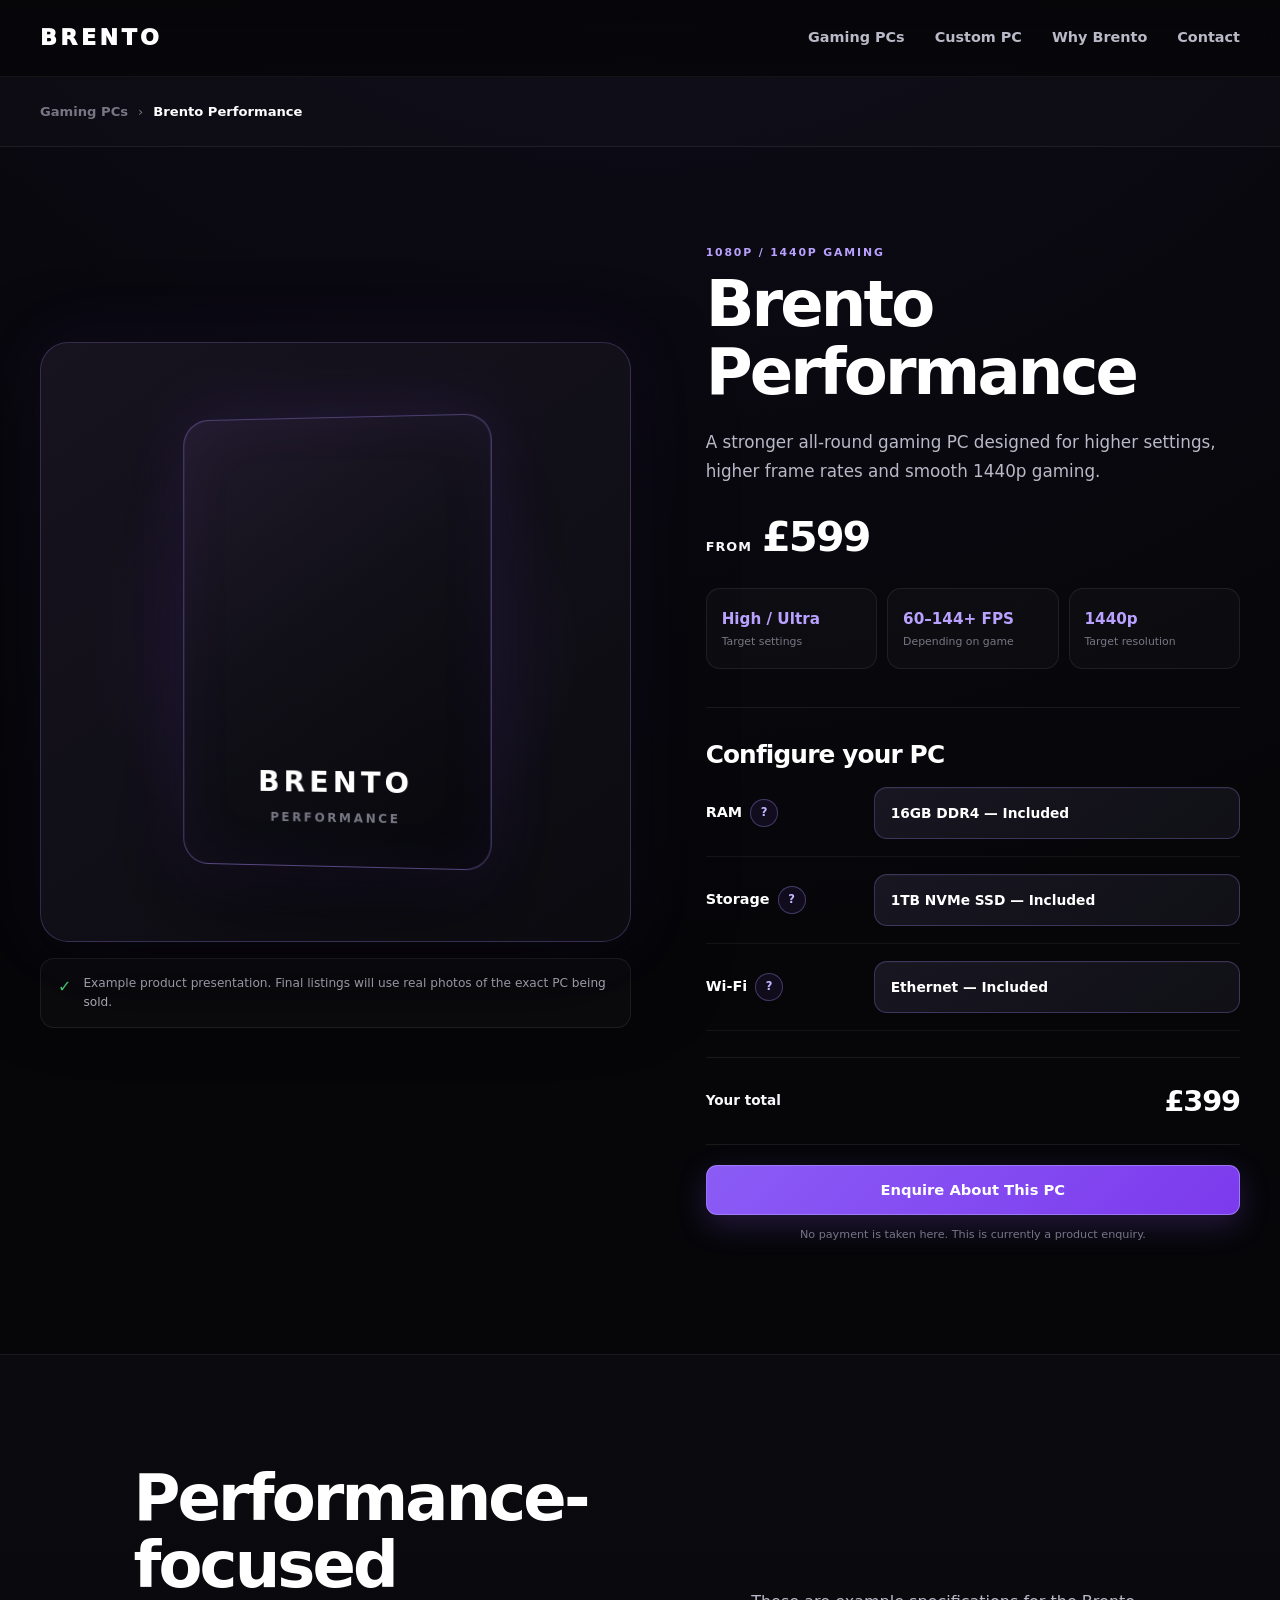
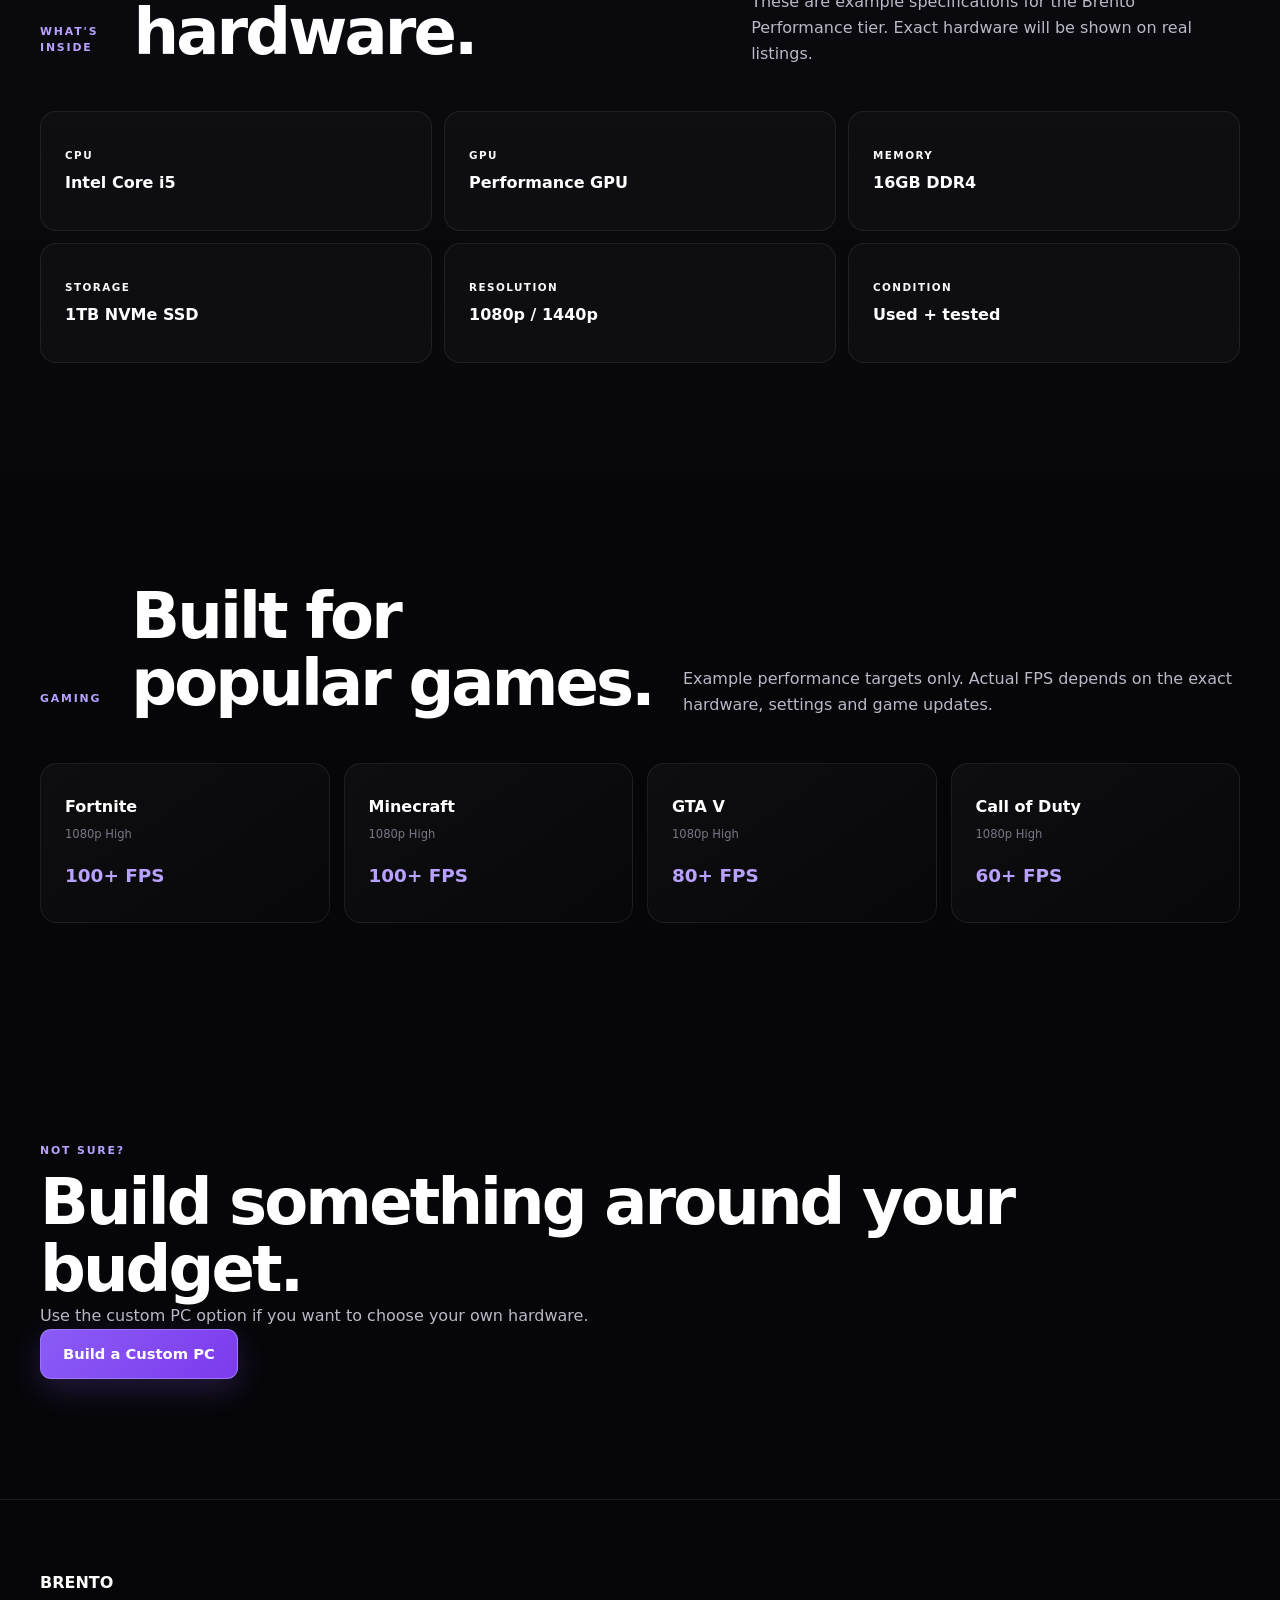
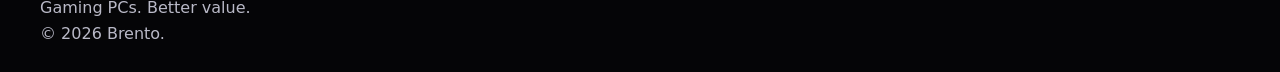
<file: products/pc-2.html>
<!DOCTYPE html>
<html lang="en">

<head>

    <meta charset="UTF-8">

    <meta
        name="viewport"
        content="width=device-width, initial-scale=1.0"
    >

    <meta
        name="description"
        content="Brento Performance gaming PC. High-performance 1080p and 1440p gaming."
    >

    <meta
        name="theme-color"
        content="#8b5cf6"
    >

    <title>Brento Performance | Brento</title>

    <link
        rel="stylesheet"
        href="../css/main.css"
    >

    <link
        rel="stylesheet"
        href="../css/components.css"
    >

    <link
        rel="stylesheet"
        href="../css/product.css"
    >

</head>


<body>


<header class="site-header">

    <div class="container header-inner">

        <a
            href="../index.html"
            class="logo"
            aria-label="Brento home"
        >
            BRENTO
        </a>


        <button
            class="mobile-menu-button"
            type="button"
            aria-label="Open menu"
            aria-expanded="false"
        >
            <span></span>
            <span></span>
            <span></span>
        </button>


        <nav
            class="main-nav"
            aria-label="Main navigation"
        >

            <a href="../shop.html">
                Gaming PCs
            </a>

            <a href="../custom.html">
                Custom PC
            </a>

            <a href="../index.html#why-brento">
                Why Brento
            </a>

            <a href="../index.html#contact">
                Contact
            </a>

        </nav>

    </div>

</header>


<main>


<section class="product-breadcrumb">

    <div class="container">

        <a href="../shop.html">
            Gaming PCs
        </a>

        <span>›</span>

        <strong>
            Brento Performance
        </strong>

    </div>

</section>



<section class="product-page">

    <div class="container product-page-grid">


        <!-- PRODUCT IMAGE -->

        <div class="product-gallery">

            <div class="product-main-image">

                <div class="product-large-placeholder">

                    <div>

                        <strong>
                            BRENTO
                        </strong>

                        <span>
                            PERFORMANCE
                        </span>

                    </div>

                </div>

            </div>


            <div class="product-image-note">

                <span>✓</span>

                <p>
                    Example product presentation.
                    Final listings will use real photos
                    of the exact PC being sold.
                </p>

            </div>

        </div>



        <!-- PRODUCT DETAILS -->

        <div class="product-details">

            <p class="eyebrow">
                1080P / 1440P GAMING
            </p>


            <h1>
                Brento Performance
            </h1>


            <p class="product-lead">
                A stronger all-round gaming PC designed
                for higher settings, higher frame rates
                and smooth 1440p gaming.
            </p>


            <div class="product-price-large">

                <span>
                    From
                </span>

                <strong>
                    £599
                </strong>

            </div>



            <!-- PERFORMANCE -->

            <div class="product-performance">

                <div>

                    <strong>
                        High / Ultra
                    </strong>

                    <span>
                        Target settings
                    </span>

                </div>


                <div>

                    <strong>
                        60–144+ FPS
                    </strong>

                    <span>
                        Depending on game
                    </span>

                </div>


                <div>

                    <strong>
                        1440p
                    </strong>

                    <span>
                        Target resolution
                    </span>

                </div>

            </div>



            <!-- CONFIGURATOR -->

            <div class="product-config">

                <h2>
                    Configure your PC
                </h2>


                <div class="config-option">

                    <div>

                        <strong>
                            RAM
                        </strong>

                        <button
                            class="help-button"
                            type="button"
                            data-help="ram"
                            aria-label="What is RAM?"
                        >
                            ?
                        </button>

                    </div>


                    <select
                        class="product-option"
                        data-option="RAM"
                    >

                        <option data-price="0">
                            16GB DDR4 — Included
                        </option>

                        <option data-price="35">
                            32GB DDR4 — +£35
                        </option>

                    </select>

                </div>



                <div class="config-option">

                    <div>

                        <strong>
                            Storage
                        </strong>

                        <button
                            class="help-button"
                            type="button"
                            data-help="nvme"
                            aria-label="What is an NVMe SSD?"
                        >
                            ?
                        </button>

                    </div>


                    <select
                        class="product-option"
                        data-option="Storage"
                    >

                        <option data-price="0">
                            1TB NVMe SSD — Included
                        </option>

                        <option data-price="45">
                            2TB NVMe SSD — +£45
                        </option>

                    </select>

                </div>



                <div class="config-option">

                    <div>

                        <strong>
                            Wi-Fi
                        </strong>

                        <button
                            class="help-button"
                            type="button"
                            data-help="wifi"
                            aria-label="What is Wi-Fi 6?"
                        >
                            ?
                        </button>

                    </div>


                    <select
                        class="product-option"
                        data-option="Wi-Fi"
                    >

                        <option data-price="0">
                            Ethernet — Included
                        </option>

                        <option data-price="20">
                            Wi-Fi 6 — +£20
                        </option>

                    </select>

                </div>



                <div class="product-total">

                    <span>
                        Your total
                    </span>

                    <strong id="product-total-price">
                        £599
                    </strong>

                </div>


                <button
                    class="button button-primary product-buy-button"
                    type="button"
                >
                    Enquire About This PC
                </button>


                <p class="product-buy-note">
                    No payment is taken here.
                    This is currently a product enquiry.
                </p>

            </div>

        </div>

    </div>

</section>



<!-- SPECIFICATIONS -->

<section class="full-specs-section">

    <div class="container">

        <div class="section-heading">

            <p class="eyebrow">
                WHAT'S INSIDE
            </p>

            <h2>
                Performance-focused hardware.
            </h2>

            <p>
                These are example specifications for
                the Brento Performance tier. Exact hardware
                will be shown on real listings.
            </p>

        </div>


        <div class="full-specs-grid">


            <div class="full-spec">

                <span>
                    CPU
                </span>

                <strong>
                    Intel Core i5
                </strong>

            </div>


            <div class="full-spec">

                <span>
                    GPU
                </span>

                <strong>
                    Performance GPU
                </strong>

            </div>


            <div class="full-spec">

                <span>
                    MEMORY
                </span>

                <strong>
                    16GB DDR4
                </strong>

            </div>


            <div class="full-spec">

                <span>
                    STORAGE
                </span>

                <strong>
                    1TB NVMe SSD
                </strong>

            </div>


            <div class="full-spec">

                <span>
                    RESOLUTION
                </span>

                <strong>
                    1080p / 1440p
                </strong>

            </div>


            <div class="full-spec">

                <span>
                    CONDITION
                </span>

                <strong>
                    Used + tested
                </strong>

            </div>

        </div>

    </div>

</section>



<!-- GAME PERFORMANCE -->

<section class="game-performance-section">

    <div class="container">

        <div class="section-heading">

            <p class="eyebrow">
                GAMING
            </p>

            <h2>
                Built for popular games.
            </h2>

            <p>
                Example performance targets only.
                Actual FPS depends on the exact hardware,
                settings and game updates.
            </p>

        </div>


        <div class="game-grid">


            <div class="game-card">

                <strong>
                    Fortnite
                </strong>

                <span>
                    1080p High
                </span>

                <b>
                    100+ FPS
                </b>

            </div>


            <div class="game-card">

                <strong>
                    Minecraft
                </strong>

                <span>
                    1080p High
                </span>

                <b>
                    100+ FPS
                </b>

            </div>


            <div class="game-card">

                <strong>
                    GTA V
                </strong>

                <span>
                    1080p High
                </span>

                <b>
                    80+ FPS
                </b>

            </div>


            <div class="game-card">

                <strong>
                    Call of Duty
                </strong>

                <span>
                    1080p High
                </span>

                <b>
                    60+ FPS
                </b>

            </div>


        </div>

    </div>

</section>



<!-- CTA -->

<section class="cta-section">

    <div class="container">

        <div class="cta-card">

            <p class="eyebrow">
                NOT SURE?
            </p>

            <h2>
                Build something around your budget.
            </h2>

            <p>
                Use the custom PC option if you want
                to choose your own hardware.
            </p>

            <a
                href="../custom.html"
                class="button button-primary"
            >
                Build a Custom PC
            </a>

        </div>

    </div>

</section>


</main>



<footer
    class="site-footer"
    id="contact"
>

    <div class="container">

        <div class="footer-inner">

            <div>

                <strong>
                    BRENTO
                </strong>

                <p>
                    Gaming PCs. Better value.
                </p>

            </div>


            <div>

                <p>
                    ©
                    <span data-current-year>
                        2026
                    </span>
                    Brento.
                </p>

            </div>

        </div>

    </div>

</footer>



<script src="../js/main.js"></script>

<script src="../js/mobile-menu.js"></script>

<script src="../js/help.js"></script>

<script src="../js/product.js"></script>


</body>

</html>
</file>
<file: css/main.css>
/* =========================================
   BRENTO — MAIN STYLES
   Premium Purple / Black Gaming PC Store
========================================= */

:root {

    /* ===============================
       COLOURS
    =============================== */

    --bg: #060609;
    --bg-soft: #0a0a0f;
    --bg-elevated: #0f0f16;

    --card: #111118;
    --card-hover: #171720;

    --purple: #8b5cf6;
    --purple-light: #b9a2ff;
    --purple-bright: #a855f7;
    --purple-dark: #6d28d9;

    --text: #f8f8fb;
    --text-soft: #b9b9c7;
    --text-muted: #777784;

    --success: #4ade80;
    --warning: #facc15;
    --danger: #fb7185;

    --border: rgba(255, 255, 255, 0.075);
    --border-hover: rgba(167, 139, 250, 0.32);
    --border-strong: rgba(167, 139, 250, 0.48);

    /* ===============================
       LAYOUT
    =============================== */

    --max-width: 1200px;

    --radius-small: 10px;
    --radius: 18px;
    --radius-large: 26px;

    /* ===============================
       SHADOWS
    =============================== */

    --shadow:
        0 25px 80px rgba(0, 0, 0, 0.45);

    --shadow-card:
        0 18px 55px rgba(0, 0, 0, 0.24);

    --purple-shadow:
        0 20px 70px rgba(139, 92, 246, 0.18);

    /* ===============================
       TRANSITIONS
    =============================== */

    --transition-fast:
        0.16s ease;

    --transition:
        0.24s ease;

    --transition-slow:
        0.4s ease;

}


/* =========================================
   RESET
========================================= */

* {
    box-sizing: border-box;

    margin: 0;
    padding: 0;
}


html {
    scroll-behavior: smooth;

    background: var(--bg);
}


body {
    min-height: 100vh;

    overflow-x: hidden;

    background:
        radial-gradient(
            circle at 50% -15%,
            rgba(139, 92, 246, 0.075),
            transparent 38%
        ),
        var(--bg);

    color: var(--text);

    font-family:
        Inter,
        ui-sans-serif,
        system-ui,
        -apple-system,
        BlinkMacSystemFont,
        "Segoe UI",
        sans-serif;

    line-height: 1.6;

    -webkit-font-smoothing: antialiased;
    text-rendering: optimizeLegibility;
}


::selection {
    background: rgba(139, 92, 246, 0.75);
    color: #ffffff;
}


a {
    color: inherit;

    text-decoration: none;
}


button,
input,
select,
textarea {
    font: inherit;
}


button {
    color: inherit;
}


img {
    display: block;

    max-width: 100%;
}


strong {
    color: #ffffff;
}


p {
    color: var(--text-soft);
}


:focus-visible {
    outline: 2px solid var(--purple-light);

    outline-offset: 4px;
}


/* =========================================
   GLOBAL LAYOUT
========================================= */

.container {
    width:
        min(
            calc(100% - 40px),
            var(--max-width)
        );

    margin-inline: auto;
}


.eyebrow {
    margin-bottom: 12px;

    color: var(--purple-light);

    font-size: 0.7rem;
    font-weight: 900;

    letter-spacing: 0.18em;
    text-transform: uppercase;
}


h1,
h2,
h3 {
    color: #ffffff;

    line-height: 1.05;

    letter-spacing: -0.045em;
}


h1 {
    font-size:
        clamp(
            3.2rem,
            7vw,
            6.5rem
        );
}


h2 {
    font-size:
        clamp(
            2.2rem,
            5vw,
            4rem
        );
}


h3 {
    font-size: 1.25rem;
}


/* =========================================
   SITE HEADER
========================================= */

.site-header {
    position: sticky;

    top: 0;

    z-index: 100;

    border-bottom:
        1px solid
        rgba(255, 255, 255, 0.055);

    background:
        linear-gradient(
            to bottom,
            rgba(6, 6, 9, 0.96),
            rgba(6, 6, 9, 0.82)
        );

    backdrop-filter: blur(24px);
    -webkit-backdrop-filter: blur(24px);
}


.header-inner {
    min-height: 76px;

    display: flex;

    align-items: center;
    justify-content: space-between;

    gap: 30px;
}


/* =========================================
   LOGO
========================================= */

.logo {
    display: inline-flex;

    align-items: center;

    color: #ffffff;

    font-size: 1.38rem;
    font-weight: 950;

    letter-spacing: 0.16em;

    transition:
        transform var(--transition-fast),
        opacity var(--transition-fast);
}


.logo::first-letter {
    color: var(--purple-light);
}


.logo:hover {
    transform: translateY(-1px);

    opacity: 0.9;
}


/* =========================================
   DESKTOP NAVIGATION
========================================= */

.main-nav {
    display: flex;

    align-items: center;

    gap: 30px;
}


.main-nav a {
    position: relative;

    color: var(--text-soft);

    font-size: 0.9rem;
    font-weight: 650;

    transition:
        color var(--transition),
        transform var(--transition);
}


.main-nav a::after {
    content: "";

    position: absolute;

    left: 0;
    right: 0;
    bottom: -8px;

    height: 2px;

    border-radius: 999px;

    background:
        linear-gradient(
            90deg,
            var(--purple),
            var(--purple-light)
        );

    transform:
        scaleX(0)
        translateY(2px);

    transform-origin: center;

    transition:
        transform var(--transition);
}


.main-nav a:hover,
.main-nav a[aria-current="page"] {
    color: #ffffff;
}


.main-nav a:hover::after,
.main-nav a[aria-current="page"]::after {
    transform:
        scaleX(1)
        translateY(0);
}


/* =========================================
   MOBILE MENU BUTTON
========================================= */

.mobile-menu-button {
    display: none;

    width: 44px;
    height: 44px;

    align-items: center;
    justify-content: center;

    flex-direction: column;

    gap: 5px;

    border:
        1px solid var(--border);

    border-radius: 12px;

    background:
        rgba(255, 255, 255, 0.035);

    cursor: pointer;

    transition:
        border-color var(--transition),
        background var(--transition),
        transform var(--transition);
}


.mobile-menu-button:hover {
    border-color: var(--border-hover);

    background:
        rgba(139, 92, 246, 0.1);

    transform: translateY(-1px);
}


.mobile-menu-button span {
    width: 18px;
    height: 2px;

    border-radius: 999px;

    background: #ffffff;

    transition:
        transform var(--transition),
        opacity var(--transition);
}


/* =========================================
   BUTTONS
========================================= */

.button {
    position: relative;

    min-height: 52px;

    display: inline-flex;

    align-items: center;
    justify-content: center;

    gap: 8px;

    padding:
        0 24px;

    overflow: hidden;

    border:
        1px solid transparent;

    border-radius: 12px;

    font-size: 0.9rem;
    font-weight: 850;

    cursor: pointer;

    isolation: isolate;

    transition:
        transform var(--transition),
        box-shadow var(--transition),
        background var(--transition),
        border-color var(--transition);
}


.button::before {
    content: "";

    position: absolute;

    inset: 0;

    z-index: -1;

    background:
        linear-gradient(
            110deg,
            transparent 20%,
            rgba(255, 255, 255, 0.16),
            transparent 80%
        );

    transform: translateX(-120%);

    transition:
        transform 0.55s ease;
}


.button:hover::before {
    transform: translateX(120%);
}


.button:hover {
    transform: translateY(-2px);
}


.button:active {
    transform: translateY(0);
}


/* Primary */

.button-primary {
    color: #ffffff;

    background:
        linear-gradient(
            135deg,
            var(--purple-light),
            var(--purple)
        );

    box-shadow:
        0 12px 35px
        rgba(139, 92, 246, 0.22);
}


.button-primary:hover {
    background:
        linear-gradient(
            135deg,
            #c5b3ff,
            #985fff
        );

    box-shadow:
        0 16px 50px
        rgba(139, 92, 246, 0.36);
}


/* Secondary */

.button-secondary {
    color: #ffffff;

    border-color: var(--border);

    background:
        rgba(255, 255, 255, 0.035);
}


.button-secondary:hover {
    border-color: var(--border-hover);

    background:
        rgba(139, 92, 246, 0.08);

    box-shadow:
        0 10px 30px
        rgba(0, 0, 0, 0.25);
}


/* =========================================
   HERO
========================================= */

.hero {
    position: relative;

    min-height: 720px;

    display: flex;

    align-items: center;

    overflow: hidden;
}


.hero::before {
    content: "";

    position: absolute;

    width: 850px;
    height: 850px;

    top: -420px;
    right: -280px;

    pointer-events: none;

    background:
        radial-gradient(
            circle,
            rgba(139, 92, 246, 0.23),
            rgba(139, 92, 246, 0.07) 35%,
            transparent 68%
        );
}


.hero::after {
    content: "";

    position: absolute;

    width: 500px;
    height: 500px;

    bottom: -350px;
    left: -250px;

    pointer-events: none;

    background:
        radial-gradient(
            circle,
            rgba(109, 40, 217, 0.14),
            transparent 70%
        );
}


.hero-grid {
    position: relative;

    z-index: 2;

    display: grid;

    grid-template-columns:
        1fr 1fr;

    align-items: center;

    gap: 70px;
}


.hero-content {
    position: relative;

    z-index: 3;

    animation:
        heroContentIn 0.7s ease-out both;
}


.hero h1 {
    max-width: 720px;
}


.hero h1 span {
    color: var(--purple-light);

    text-shadow:
        0 0 40px
        rgba(167, 139, 250, 0.22);
}


.hero-text {
    max-width: 560px;

    margin-top: 28px;

    font-size: 1.08rem;

    line-height: 1.7;
}


.hero-buttons {
    display: flex;

    flex-wrap: wrap;

    gap: 12px;

    margin-top: 34px;
}


@keyframes heroContentIn {

    from {
        opacity: 0;

        transform:
            translateY(20px);
    }

    to {
        opacity: 1;

        transform:
            translateY(0);
    }

}


/* =========================================
   HERO PC VISUAL
========================================= */

.hero-pc {
    position: relative;

    min-height: 540px;

    display: flex;

    align-items: center;
    justify-content: center;

    animation:
        heroPcIn 0.9s ease-out both;
}


@keyframes heroPcIn {

    from {
        opacity: 0;

        transform:
            translateY(25px)
            scale(0.97);
    }

    to {
        opacity: 1;

        transform:
            translateY(0)
            scale(1);
    }

}


.pc-glow {
    position: absolute;

    width: 460px;
    height: 460px;

    background:
        radial-gradient(
            circle,
            rgba(139, 92, 246, 0.34),
            rgba(139, 92, 246, 0.1) 35%,
            transparent 68%
        );

    filter: blur(10px);

    animation:
        pcGlow 4s ease-in-out infinite;
}


@keyframes pcGlow {

    0%,
    100% {
        opacity: 0.75;

        transform:
            scale(0.95);
    }

    50% {
        opacity: 1;

        transform:
            scale(1.05);
    }

}


.pc-placeholder {
    position: relative;

    width: min(310px, 75%);
    height: 440px;

    display: flex;

    align-items: center;
    justify-content: center;

    overflow: hidden;

    border:
        1px solid
        rgba(167, 139, 250, 0.42);

    border-radius: 24px;

    background:
        linear-gradient(
            145deg,
            #1b1724 0%,
            #111018 42%,
            #08080c 100%
        );

    box-shadow:
        0 30px 100px
        rgba(0, 0, 0, 0.55),
        0 0 70px
        rgba(139, 92, 246, 0.17),
        inset 0 0 50px
        rgba(139, 92, 246, 0.055);

    transform:
        perspective(900px)
        rotateY(-5deg);

    transition:
        transform var(--transition-slow),
        border-color var(--transition-slow),
        box-shadow var(--transition-slow);
}


.pc-placeholder:hover {
    border-color:
        rgba(167, 139, 250, 0.6);

    box-shadow:
        0 35px 110px
        rgba(0, 0, 0, 0.6),
        0 0 90px
        rgba(139, 92, 246, 0.22);

    transform:
        perspective(900px)
        rotateY(0deg)
        translateY(-6px);
}


.pc-placeholder::before {
    content: "";

    position: absolute;

    width: 8px;
    height: 8px;

    border-radius: 50%;

    background: var(--purple-light);

    box-shadow:
        0 0 12px var(--purple),
        0 0 35px var(--purple),
        0 0 75px var(--purple);

    animation:
        pcLight 2.2s ease-in-out infinite;
}


@keyframes pcLight {

    0%,
    100% {
        opacity: 0.7;
    }

    50% {
        opacity: 1;
    }

}


.pc-placeholder::after {
    content: "";

    position: absolute;

    left: 18px;
    right: 18px;
    top: 18px;

    height: 1px;

    background:
        linear-gradient(
            90deg,
            transparent,
            rgba(167, 139, 250, 0.5),
            transparent
        );
}


.pc-placeholder-text {
    position: absolute;

    left: 0;
    right: 0;
    bottom: 35px;

    text-align: center;
}


.pc-placeholder-text strong {
    display: block;

    color: #ffffff;

    font-size: 1.6rem;

    letter-spacing: 0.12em;
}


.pc-placeholder-text span {
    color: var(--text-muted);

    font-size: 0.8rem;
}


/* =========================================
   SECTION HEADINGS
========================================= */

.section-heading {
    display: flex;

    align-items: end;
    justify-content: space-between;

    gap: 30px;

    margin-bottom: 40px;
}


.section-heading.centered {
    display: block;

    max-width: 700px;

    margin-inline: auto;

    text-align: center;
}


.section-heading.centered p:last-child {
    margin-top: 18px;
}


.text-link {
    color: var(--purple-light);

    font-weight: 750;

    white-space: nowrap;

    transition:
        color var(--transition),
        transform var(--transition);
}


.text-link:hover {
    color: #ffffff;

    transform:
        translateX(4px);
}


/* =========================================
   PRODUCT CARDS
========================================= */

.featured-section {
    position: relative;

    padding: 110px 0;

    background:
        linear-gradient(
            180deg,
            var(--bg-soft),
            #0a0a0e
        );

    border-top:
        1px solid
        rgba(255, 255, 255, 0.025);

    border-bottom:
        1px solid
        rgba(255, 255, 255, 0.025);
}


.product-grid {
    display: grid;

    grid-template-columns:
        repeat(3, minmax(0, 1fr));

    gap: 20px;
}


.product-card {
    position: relative;

    overflow: hidden;

    border:
        1px solid var(--border);

    border-radius: var(--radius);

    background:
        linear-gradient(
            145deg,
            rgba(255, 255, 255, 0.035),
            rgba(255, 255, 255, 0.012)
        );

    box-shadow:
        var(--shadow-card);

    transition:
        transform var(--transition-slow),
        border-color var(--transition-slow),
        background var(--transition-slow),
        box-shadow var(--transition-slow);
}


.product-card::before {
    content: "";

    position: absolute;

    top: 0;
    left: 15%;

    width: 70%;
    height: 1px;

    background:
        linear-gradient(
            90deg,
            transparent,
            rgba(167, 139, 250, 0.65),
            transparent
        );

    opacity: 0;

    transition:
        opacity var(--transition);
}


.product-card:hover {
    transform:
        translateY(-7px);

    border-color:
        var(--border-hover);

    background:
        linear-gradient(
            145deg,
            rgba(139, 92, 246, 0.065),
            rgba(255, 255, 255, 0.018)
        );

    box-shadow:
        0 25px 70px
        rgba(0, 0, 0, 0.3),
        0 10px 45px
        rgba(139, 92, 246, 0.08);
}


.product-card:hover::before {
    opacity: 1;
}


.product-image {
    position: relative;

    min-height: 270px;

    display: flex;

    align-items: center;
    justify-content: center;

    overflow: hidden;

    background:
        radial-gradient(
            circle at center,
            rgba(139, 92, 246, 0.15),
            transparent 62%
        );

    border-bottom:
        1px solid var(--border);
}


.product-image::after {
    content: "";

    position: absolute;

    inset: 0;

    pointer-events: none;

    background:
        linear-gradient(
            135deg,
            transparent 40%,
            rgba(255, 255, 255, 0.025),
            transparent 60%
        );
}


.product-placeholder {
    position: relative;

    z-index: 2;

    color:
        rgba(255, 255, 255, 0.8);

    font-size: 1.4rem;
    font-weight: 950;

    letter-spacing: 0.14em;

    text-shadow:
        0 0 30px
        rgba(167, 139, 250, 0.25);
}


/* =========================================
   STOCK BADGE
========================================= */

.stock-badge {
    position: absolute;

    top: 14px;
    left: 14px;

    z-index: 5;

    padding:
        5px 9px;

    border:
        1px solid
        rgba(74, 222, 128, 0.22);

    border-radius: 999px;

    background:
        rgba(74, 222, 128, 0.1);

    color: var(--success);

    font-size: 0.68rem;
    font-weight: 850;

    backdrop-filter: blur(8px);
}


/* =========================================
   PRODUCT INFORMATION
========================================= */

.product-info {
    padding: 24px;
}


.product-category {
    margin-bottom: 8px;

    color: var(--purple-light);

    font-size: 0.66rem;
    font-weight: 850;

    letter-spacing: 0.14em;

    text-transform: uppercase;
}


.product-info h3 {
    transition:
        color var(--transition);
}


.product-card:hover
.product-info h3 {
    color: var(--purple-light);
}


.product-description {
    margin-top: 10px;

    font-size: 0.9rem;
}


.spec-list {
    display: flex;

    flex-wrap: wrap;

    gap: 6px;

    margin-top: 18px;
}


.spec-list span {
    padding:
        5px 8px;

    border:
        1px solid
        rgba(255, 255, 255, 0.05);

    border-radius: 7px;

    background:
        rgba(255, 255, 255, 0.035);

    color: var(--text-soft);

    font-size: 0.7rem;
}


.product-bottom {
    display: flex;

    align-items: center;
    justify-content: space-between;

    gap: 15px;

    margin-top: 26px;
}


.price-label {
    display: block;

    margin-bottom: 2px;

    color: var(--text-muted);

    font-size: 0.65rem;
    font-weight: 700;

    text-transform: uppercase;
    letter-spacing: 0.08em;
}


.product-price {
    font-size: 1.45rem;

    letter-spacing: -0.03em;
}


.small-button {
    padding:
        9px 13px;

    border:
        1px solid
        rgba(167, 139, 250, 0.2);

    border-radius: 9px;

    background:
        rgba(139, 92, 246, 0.13);

    color: var(--purple-light);

    font-size: 0.76rem;
    font-weight: 850;

    transition:
        background var(--transition),
        color var(--transition),
        transform var(--transition),
        border-color var(--transition);
}


.small-button:hover {
    border-color:
        rgba(167, 139, 250, 0.5);

    background:
        var(--purple);

    color: #ffffff;

    transform:
        translateY(-1px);
}


/* =========================================
   WHY BRENTO
========================================= */

.why-section {
    padding: 120px 0;
}


.feature-grid {
    display: grid;

    grid-template-columns:
        repeat(4, minmax(0, 1fr));

    gap: 16px;

    margin-top: 55px;
}


.feature-card {
    position: relative;

    padding: 28px;

    border:
        1px solid var(--border);

    border-radius: var(--radius);

    background:
        linear-gradient(
            145deg,
            rgba(255, 255, 255, 0.035),
            rgba(255, 255, 255, 0.012)
        );

    transition:
        transform var(--transition),
        border-color var(--transition),
        background var(--transition),
        box-shadow var(--transition);
}


.feature-card:hover {
    transform:
        translateY(-5px);

    border-color:
        var(--border-hover);

    background:
        linear-gradient(
            145deg,
            rgba(139, 92, 246, 0.065),
            rgba(255, 255, 255, 0.015)
        );

    box-shadow:
        0 20px 50px
        rgba(0, 0, 0, 0.2);
}


.feature-icon {
    width: 48px;
    height: 48px;

    display: flex;

    align-items: center;
    justify-content: center;

    margin-bottom: 25px;

    border:
        1px solid
        rgba(167, 139, 250, 0.18);

    border-radius: 13px;

    background:
        rgba(139, 92, 246, 0.1);

    color: var(--purple-light);

    font-size: 0.9rem;
    font-weight: 900;

    box-shadow:
        0 8px 25px
        rgba(139, 92, 246, 0.08);
}


.feature-card p {
    margin-top: 12px;

    font-size: 0.9rem;
}


/* =========================================
   CUSTOM PC
========================================= */

.custom-section {
    padding:
        0 0 120px;
}


.custom-box {
    position: relative;

    display: grid;

    grid-template-columns:
        1fr 1fr;

    gap: 60px;

    padding: 70px;

    overflow: hidden;

    border:
        1px solid
        rgba(139, 92, 246, 0.25);

    border-radius: var(--radius-large);

    background:
        radial-gradient(
            circle at 80% 50%,
            rgba(139, 92, 246, 0.17),
            transparent 42%
        ),
        radial-gradient(
            circle at 10% 100%,
            rgba(109, 40, 217, 0.09),
            transparent 45%
        ),
        #101016;

    box-shadow:
        0 30px 90px
        rgba(0, 0, 0, 0.28);
}


.custom-box::before {
    content: "";

    position: absolute;

    top: 0;
    left: 10%;

    width: 80%;
    height: 1px;

    background:
        linear-gradient(
            90deg,
            transparent,
            rgba(167, 139, 250, 0.55),
            transparent
        );
}


.custom-content {
    position: relative;

    z-index: 2;
}


.custom-content p:not(.eyebrow) {
    max-width: 520px;

    margin-top: 22px;
}


.custom-content .button {
    margin-top: 30px;
}


.custom-visual {
    position: relative;

    z-index: 2;

    display: flex;

    flex-direction: column;

    justify-content: center;

    gap: 12px;
}


.custom-card {
    display: flex;

    align-items: center;
    justify-content: space-between;

    padding:
        20px 22px;

    border:
        1px solid
        rgba(255, 255, 255, 0.07);

    border-radius: 14px;

    background:
        rgba(0, 0, 0, 0.3);

    backdrop-filter: blur(10px);

    transition:
        transform var(--transition),
        border-color var(--transition),
        background var(--transition);
}


.custom-card:hover {
    transform:
        translateX(5px);

    border-color:
        var(--border-hover);

    background:
        rgba(139, 92, 246, 0.06);
}


.custom-card span {
    color: var(--text-muted);

    font-size: 0.68rem;
    font-weight: 850;

    letter-spacing: 0.12em;
}


.custom-card strong {
    color: var(--purple-light);

    font-size: 0.9rem;
}


/* =========================================
   HELP SECTION
========================================= */

.help-section {
    padding: 120px 0;

    background:
        linear-gradient(
            180deg,
            var(--bg-soft),
            #09090d
        );
}


.help-grid {
    display: grid;

    grid-template-columns:
        1fr 1fr;

    gap: 70px;

    align-items: center;
}


.help-grid > div:first-child
p:not(.eyebrow) {
    max-width: 580px;

    margin-top: 18px;
}


.help-example {
    padding: 14px;

    border:
        1px solid var(--border);

    border-radius: var(--radius);

    background:
        rgba(255, 255, 255, 0.025);

    box-shadow:
        var(--shadow);
}


.help-row {
    display: flex;

    align-items: center;
    justify-content: space-between;

    gap: 15px;

    padding: 18px;

    border-bottom:
        1px solid var(--border);
}


.help-row:last-child {
    border-bottom: 0;
}


.help-row strong {
    font-size: 0.92rem;
}


/* =========================================
   HELP BUTTON
========================================= */

.help-button {
    flex:
        0 0 auto;

    width: 30px;
    height: 30px;

    border:
        1px solid
        rgba(167, 139, 250, 0.45);

    border-radius: 50%;

    background:
        rgba(139, 92, 246, 0.1);

    color: var(--purple-light);

    font-weight: 900;

    cursor: pointer;

    transition:
        background var(--transition),
        color var(--transition),
        transform var(--transition),
        box-shadow var(--transition);
}


.help-button:hover {
    background:
        var(--purple);

    color: #ffffff;

    transform:
        scale(1.08);

    box-shadow:
        0 5px 20px
        rgba(139, 92, 246, 0.25);
}


/* =========================================
   HELP POPUP
========================================= */

.help-popup {
    position: fixed;

    inset: 0;

    z-index: 1000;

    display: flex;

    align-items: center;
    justify-content: center;

    padding: 20px;
}


.help-popup-backdrop {
    position: absolute;

    inset: 0;

    background:
        rgba(0, 0, 0, 0.74);

    backdrop-filter: blur(10px);
    -webkit-backdrop-filter: blur(10px);
}


.help-popup-card {
    position: relative;

    z-index: 2;

    width:
        min(
            100%,
            460px
        );

    max-height:
        calc(100vh - 40px);

    overflow-y: auto;

    padding: 34px;

    border:
        1px solid
        rgba(167, 139, 250, 0.3);

    border-radius: 22px;

    background:
        linear-gradient(
            145deg,
            #191520,
            #0d0d12
        );

    box-shadow:
        0 30px 100px
        rgba(0, 0, 0, 0.7),
        0 0 70px
        rgba(139, 92, 246, 0.12);

    animation:
        helpPopupIn 0.2s ease-out;
}


@keyframes helpPopupIn {

    from {
        opacity: 0;

        transform:
            translateY(12px)
            scale(0.97);
    }

    to {
        opacity: 1;

        transform:
            translateY(0)
            scale(1);
    }

}


.help-popup-icon {
    width: 48px;
    height: 48px;

    display: flex;

    align-items: center;
    justify-content: center;

    margin-bottom: 22px;

    border:
        1px solid
        rgba(167, 139, 250, 0.35);

    border-radius: 50%;

    background:
        rgba(139, 92, 246, 0.14);

    color: var(--purple-light);

    font-size: 1.2rem;
    font-weight: 900;

    box-shadow:
        0 8px 25px
        rgba(139, 92, 246, 0.12);
}


.help-popup-card h3 {
    margin-bottom: 14px;

    font-size: 1.7rem;
}


.help-popup-card p:not(.eyebrow) {
    color: var(--text-soft);

    font-size: 0.95rem;

    line-height: 1.7;
}


.help-popup-close {
    position: absolute;

    top: 18px;
    right: 18px;

    width: 36px;
    height: 36px;

    display: flex;

    align-items: center;
    justify-content: center;

    border:
        1px solid var(--border);

    border-radius: 50%;

    background:
        rgba(255, 255, 255, 0.04);

    color: var(--text-soft);

    font-size: 1.4rem;
    line-height: 1;

    cursor: pointer;

    transition:
        background var(--transition),
        color var(--transition),
        transform var(--transition);
}


.help-popup-close:hover {
    background:
        var(--purple);

    color: #ffffff;

    transform:
        rotate(4deg);
}


.help-popup-done {
    width: 100%;

    margin-top: 26px;
}


/* =========================================
   CTA
========================================= */

.cta-section {
    padding: 120px 0;
}


.cta-box {
    position: relative;

    overflow: hidden;

    padding: 80px 30px;

    text-align: center;

    border:
        1px solid
        rgba(139, 92, 246, 0.28);

    border-radius: var(--radius-large);

    background:
        radial-gradient(
            circle at center,
            rgba(139, 92, 246, 0.17),
            transparent 60%
        ),
        radial-gradient(
            circle at 50% 120%,
            rgba(109, 40, 217, 0.13),
            transparent 55%
        ),
        var(--card);

    box-shadow:
        0 30px 90px
        rgba(0, 0, 0, 0.3);
}


.cta-box::before {
    content: "";

    position: absolute;

    top: 0;
    left: 15%;

    width: 70%;
    height: 1px;

    background:
        linear-gradient(
            90deg,
            transparent,
            rgba(167, 139, 250, 0.6),
            transparent
        );
}


.cta-box p:not(.eyebrow) {
    margin-top: 18px;
}


.cta-box .button {
    margin-top: 30px;
}


/* =========================================
   FOOTER
========================================= */

.site-footer {
    padding:
        70px 0 25px;

    border-top:
        1px solid var(--border);

    background:
        #050507;
}


.footer-grid {
    display: grid;

    grid-template-columns:
        2fr 1fr 1fr;

    gap: 50px;
}


.footer-grid > div:first-child p {
    margin-top: 12px;
}


.footer-grid h3 {
    margin-bottom: 16px;

    font-size: 0.9rem;
}


.footer-grid a:not(.logo) {
    display: block;

    margin-top: 9px;

    color: var(--text-muted);

    font-size: 0.85rem;

    transition:
        color var(--transition),
        transform var(--transition);
}


.footer-grid a:not(.logo):hover {
    color: var(--purple-light);

    transform:
        translateX(2px);
}


.footer-bottom {
    display: flex;

    justify-content: space-between;

    gap: 20px;

    margin-top: 60px;
    padding-top: 20px;

    border-top:
        1px solid var(--border);
}


.footer-bottom p {
    color: var(--text-muted);

    font-size: 0.75rem;
}


/* =========================================
   TABLET
========================================= */

@media (max-width: 1000px) {

    .hero-grid {
        gap: 35px;
    }


    .product-grid {
        grid-template-columns:
            repeat(2, minmax(0, 1fr));
    }


    .feature-grid {
        grid-template-columns:
            repeat(2, minmax(0, 1fr));
    }


    .custom-box {
        padding: 50px;
    }

}


/* =========================================
   MOBILE
========================================= */

@media (max-width: 760px) {

    .container {
        width:
            min(
                calc(100% - 28px),
                var(--max-width)
            );
    }


    /* Header */

    .header-inner {
        min-height: 66px;
    }


    .main-nav {
        display: none;
    }


    .main-nav.mobile-open {
        position: absolute;

        top: 66px;
        left: 14px;
        right: 14px;

        display: flex;

        flex-direction: column;
        align-items: stretch;

        gap: 2px;

        padding: 8px;

        border:
            1px solid var(--border);

        border-radius: 16px;

        background:
            rgba(12, 12, 17, 0.97);

        box-shadow:
            0 25px 70px
            rgba(0, 0, 0, 0.6);

        backdrop-filter: blur(20px);
        -webkit-backdrop-filter: blur(20px);
    }


    .main-nav.mobile-open a {
        padding:
            14px 15px;

        border-radius: 10px;
    }


    .main-nav.mobile-open a::after {
        display: none;
    }


    .main-nav.mobile-open a:hover {
        background:
            rgba(139, 92, 246, 0.1);
    }


    .mobile-menu-button {
        display: flex;
    }


    /* Hero */

    .hero {
        min-height: auto;

        padding:
            90px 0 70px;
    }


    .hero-grid {
        grid-template-columns: 1fr;

        text-align: center;
    }


    .hero-text {
        margin-inline: auto;
    }


    .hero-buttons {
        justify-content: center;
    }


    .hero-pc {
        min-height: 390px;
    }


    .pc-placeholder {
        width: 245px;
        height: 340px;

        transform: none;
    }


    .pc-placeholder:hover {
        transform:
            translateY(-4px);
    }


    /* Sections */

    .featured-section,
    .why-section,
    .help-section,
    .cta-section {
        padding:
            80px 0;
    }


    .custom-section {
        padding-bottom: 80px;
    }


    /* Headings */

    .section-heading {
        display: block;
    }


    .section-heading .text-link {
        display: inline-block;

        margin-top: 18px;
    }


    /* Products */

    .product-grid {
        grid-template-columns: 1fr;
    }


    .product-image {
        min-height: 240px;
    }


    /* Features */

    .feature-grid {
        grid-template-columns: 1fr;
    }


    /* Custom */

    .custom-box {
        grid-template-columns: 1fr;

        gap: 35px;

        padding:
            38px 24px;
    }


    /* Help */

    .help-grid {
        grid-template-columns: 1fr;

        gap: 40px;
    }


    /* Popup */

    .help-popup {
        padding: 14px;
    }


    .help-popup-card {
        padding:
            28px 22px;
    }


    /* Footer */

    .footer-grid {
        grid-template-columns:
            1fr 1fr;

        gap: 35px;
    }


    .footer-grid > div:first-child {
        grid-column:
            1 / -1;
    }


    .footer-bottom {
        flex-direction: column;

        margin-top: 40px;
    }

}


/* =========================================
   SMALL PHONES
========================================= */

@media (max-width: 430px) {

    h1 {
        font-size: 3rem;
    }


    h2 {
        font-size: 2.2rem;
    }


    .hero {
        padding-top: 75px;
    }


    .hero-buttons {
        flex-direction: column;
    }


    .hero-buttons .button {
        width: 100%;
    }


    .hero-pc {
        min-height: 350px;
    }


    .pc-placeholder {
        width: 225px;
        height: 315px;
    }


    .footer-grid {
        grid-template-columns: 1fr;
    }


    .footer-grid > div:first-child {
        grid-column: auto;
    }


    .custom-card {
        flex-direction: column;

        align-items: flex-start;

        gap: 7px;
    }


    .product-bottom {
        align-items: flex-end;
    }

}


/* =========================================
   REDUCED MOTION
========================================= */

@media (prefers-reduced-motion: reduce) {

    html {
        scroll-behavior: auto;
    }


    *,
    *::before,
    *::after {
        animation-duration:
            0.01ms !important;

        animation-iteration-count:
            1 !important;

        transition-duration:
            0.01ms !important;
    }

}
</file>
<file: css/components.css>
/* =========================================
   BRENTO — COMPONENTS
   Reusable UI components
========================================= */


/* =========================================
   BUTTONS
========================================= */

.button {
    position: relative;

    display: inline-flex;

    align-items: center;
    justify-content: center;

    min-height: 50px;

    padding:
        0 22px;

    border:
        1px solid transparent;

    border-radius:
        11px;

    color: #ffffff;

    font-size: 0.92rem;
    font-weight: 750;

    line-height: 1;

    text-decoration: none;

    cursor: pointer;

    overflow: hidden;

    isolation: isolate;

    transition:
        transform var(--transition),
        border-color var(--transition),
        background var(--transition),
        box-shadow var(--transition),
        color var(--transition);
}


.button::before {
    content: "";

    position: absolute;

    inset: 0;

    z-index: -1;

    background:
        linear-gradient(
            110deg,
            transparent 20%,
            rgba(255, 255, 255, 0.16) 50%,
            transparent 80%
        );

    transform:
        translateX(-120%);

    transition:
        transform 0.55s ease;
}


.button:hover::before {
    transform:
        translateX(120%);
}


.button:hover {
    transform:
        translateY(-2px);
}


.button:active {
    transform:
        translateY(0) scale(0.985);
}


.button:disabled {
    opacity: 0.5;

    cursor: not-allowed;

    transform: none;
}


/* =========================================
   PRIMARY BUTTON
========================================= */

.button-primary {
    color: #ffffff;

    background:
        linear-gradient(
            135deg,
            #8b5cf6,
            #7c3aed
        );

    border-color:
        rgba(167, 139, 250, 0.7);

    box-shadow:
        0 10px 30px
        rgba(139, 92, 246, 0.22);
}


.button-primary:hover {
    background:
        linear-gradient(
            135deg,
            #9d6df7,
            #8b5cf6
        );

    border-color:
        #a78bfa;

    box-shadow:
        0 16px 40px
        rgba(139, 92, 246, 0.34);
}


/* =========================================
   SECONDARY BUTTON
========================================= */

.button-secondary {
    color: #ffffff;

    background:
        rgba(255, 255, 255, 0.035);

    border-color:
        rgba(255, 255, 255, 0.12);
}


.button-secondary:hover {
    color: #ffffff;

    background:
        rgba(255, 255, 255, 0.07);

    border-color:
        rgba(167, 139, 250, 0.55);

    box-shadow:
        0 10px 30px
        rgba(0, 0, 0, 0.18);
}


/* =========================================
   SMALL BUTTON
========================================= */

.small-button {
    display: inline-flex;

    align-items: center;
    justify-content: center;

    min-height: 39px;

    padding:
        0 15px;

    border:
        1px solid
        rgba(139, 92, 246, 0.4);

    border-radius:
        9px;

    color: #ffffff;

    background:
        rgba(139, 92, 246, 0.08);

    font-size: 0.78rem;
    font-weight: 750;

    text-decoration: none;

    white-space: nowrap;

    transition:
        background var(--transition),
        border-color var(--transition),
        transform var(--transition),
        box-shadow var(--transition);
}


.small-button:hover {
    background:
        rgba(139, 92, 246, 0.17);

    border-color:
        rgba(167, 139, 250, 0.75);

    box-shadow:
        0 7px 20px
        rgba(139, 92, 246, 0.12);

    transform:
        translateY(-1px);
}


/* =========================================
   TEXT LINK
========================================= */

.text-link {
    display: inline-flex;

    align-items: center;

    gap: 6px;

    color:
        var(--purple-light);

    font-size:
        0.9rem;

    font-weight:
        750;

    text-decoration:
        none;

    transition:
        color var(--transition),
        gap var(--transition);
}


.text-link:hover {
    color:
        #ffffff;

    gap:
        9px;
}


/* =========================================
   EYEBROW LABEL
========================================= */

.eyebrow {
    margin:
        0 0 10px;

    color:
        var(--purple-light);

    font-size:
        0.68rem;

    font-weight:
        850;

    letter-spacing:
        0.17em;

    line-height:
        1.5;

    text-transform:
        uppercase;
}


/* =========================================
   PRODUCT CARDS
========================================= */

.product-card {
    position: relative;

    overflow: hidden;

    display: flex;

    flex-direction: column;

    min-width: 0;

    border:
        1px solid
        rgba(255, 255, 255, 0.075);

    border-radius:
        18px;

    background:
        linear-gradient(
            145deg,
            rgba(255, 255, 255, 0.045),
            rgba(255, 255, 255, 0.018)
        );

    box-shadow:
        0 15px 45px
        rgba(0, 0, 0, 0.16);

    transition:
        transform var(--transition),
        border-color var(--transition),
        box-shadow var(--transition),
        background var(--transition);
}


.product-card::before {
    content: "";

    position: absolute;

    top: -100px;
    right: -100px;

    width: 220px;
    height: 220px;

    border-radius:
        50%;

    background:
        radial-gradient(
            circle,
            rgba(139, 92, 246, 0.12),
            transparent 70%
        );

    pointer-events:
        none;

    opacity:
        0;

    transition:
        opacity var(--transition);
}


.product-card:hover {
    transform:
        translateY(-6px);

    border-color:
        rgba(139, 92, 246, 0.38);

    background:
        linear-gradient(
            145deg,
            rgba(139, 92, 246, 0.055),
            rgba(255, 255, 255, 0.02)
        );

    box-shadow:
        0 24px 60px
        rgba(0, 0, 0, 0.34),
        0 0 40px
        rgba(139, 92, 246, 0.06);
}


.product-card:hover::before {
    opacity:
        1;
}


/* =========================================
   PRODUCT IMAGE
========================================= */

.product-image {
    position: relative;

    display: flex;

    align-items: center;
    justify-content: center;

    min-height:
        245px;

    padding:
        28px;

    overflow:
        hidden;

    background:
        radial-gradient(
            circle at 50% 48%,
            rgba(139, 92, 246, 0.2),
            transparent 58%
        ),
        linear-gradient(
            145deg,
            #14131a,
            #0d0d11
        );
}


.product-image::after {
    content: "";

    position: absolute;

    inset: 0;

    pointer-events:
        none;

    background:
        linear-gradient(
            135deg,
            rgba(255, 255, 255, 0.04),
            transparent 35%,
            transparent 70%,
            rgba(139, 92, 246, 0.035)
        );
}


/* =========================================
   REAL PRODUCT IMAGE
========================================= */

.product-image img {
    position: relative;

    z-index:
        1;

    display:
        block;

    width:
        100%;

    max-width:
        330px;

    height:
        210px;

    object-fit:
        contain;

    filter:
        drop-shadow(
            0 25px 35px
            rgba(0, 0, 0, 0.55)
        );

    transition:
        transform var(--transition),
        filter var(--transition);
}


.product-card:hover
.product-image img {
    transform:
        translateY(-4px)
        scale(1.025);

    filter:
        drop-shadow(
            0 30px 42px
            rgba(0, 0, 0, 0.65)
        );
}


/* =========================================
   PRODUCT PLACEHOLDER
========================================= */

.product-placeholder {
    position: relative;

    z-index:
        1;

    display:
        flex;

    align-items:
        center;

    justify-content:
        center;

    width:
        125px;

    height:
        180px;

    border:
        1px solid
        rgba(167, 139, 250, 0.28);

    border-radius:
        12px;

    color:
        rgba(255, 255, 255, 0.7);

    background:
        linear-gradient(
            145deg,
            #211a2b,
            #0d0d11
        );

    box-shadow:
        0 25px 55px
        rgba(0, 0, 0, 0.52),
        0 0 40px
        rgba(139, 92, 246, 0.08);

    font-size:
        0.7rem;

    font-weight:
        850;

    letter-spacing:
        0.13em;

    transition:
        transform var(--transition),
        border-color var(--transition),
        box-shadow var(--transition);
}


.product-card:hover
.product-placeholder {
    transform:
        translateY(-5px)
        rotate(-1deg);

    border-color:
        rgba(167, 139, 250, 0.55);

    box-shadow:
        0 30px 65px
        rgba(0, 0, 0, 0.6),
        0 0 50px
        rgba(139, 92, 246, 0.14);
}


/* =========================================
   STOCK BADGE
========================================= */

.stock-badge {
    position:
        absolute;

    top:
        15px;

    left:
        15px;

    z-index:
        3;

    padding:
        6px 10px;

    border:
        1px solid
        rgba(74, 222, 128, 0.22);

    border-radius:
        999px;

    color:
        #86efac;

    background:
        rgba(34, 197, 94, 0.08);

    box-shadow:
        0 6px 18px
        rgba(0, 0, 0, 0.12);

    font-size:
        0.63rem;

    font-weight:
        850;

    text-transform:
        uppercase;

    letter-spacing:
        0.07em;
}


/* =========================================
   FEATURED BADGE
========================================= */

.product-featured-badge {
    position:
        absolute;

    top:
        15px;

    right:
        15px;

    z-index:
        3;

    padding:
        6px 10px;

    border:
        1px solid
        rgba(167, 139, 250, 0.3);

    border-radius:
        999px;

    color:
        #ddd6fe;

    background:
        rgba(139, 92, 246, 0.13);

    font-size:
        0.63rem;

    font-weight:
        850;

    text-transform:
        uppercase;

    letter-spacing:
        0.06em;
}


/* =========================================
   PRODUCT INFO
========================================= */

.product-info {
    display:
        flex;

    flex-direction:
        column;

    flex:
        1;

    padding:
        23px;
}


.product-category {
    margin:
        0 0 7px;

    color:
        var(--purple-light);

    font-size:
        0.66rem;

    font-weight:
        850;

    letter-spacing:
        0.12em;

    text-transform:
        uppercase;
}


.product-info h3 {
    margin:
        0 0 10px;

    color:
        #ffffff;

    font-size:
        1.25rem;

    line-height:
        1.2;

    letter-spacing:
        -0.025em;
}


.product-description {
    margin:
        0 0 18px;

    color:
        var(--text-muted);

    font-size:
        0.84rem;

    line-height:
        1.65;
}


/* =========================================
   SPEC LIST
========================================= */

.spec-list {
    display:
        flex;

    flex-wrap:
        wrap;

    gap:
        6px;

    margin:
        auto 0 22px;
}


.spec-list span {
    padding:
        6px 9px;

    border:
        1px solid
        rgba(255, 255, 255, 0.07);

    border-radius:
        7px;

    color:
        rgba(255, 255, 255, 0.68);

    background:
        rgba(255, 255, 255, 0.025);

    font-size:
        0.68rem;

    font-weight:
        650;
}


/* =========================================
   PRODUCT BOTTOM
========================================= */

.product-bottom {
    display:
        flex;

    align-items:
        flex-end;

    justify-content:
        space-between;

    gap:
        15px;

    padding-top:
        2px;
}


.price-label {
    display:
        block;

    margin-bottom:
        3px;

    color:
        var(--text-muted);

    font-size:
        0.62rem;

    font-weight:
        750;

    text-transform:
        uppercase;

    letter-spacing:
        0.08em;
}


.product-price {
    display:
        block;

    color:
        #ffffff;

    font-size:
        1.4rem;

    line-height:
        1;

    letter-spacing:
        -0.035em;
}


/* =========================================
   FEATURE CARDS
========================================= */

.feature-card {
    position:
        relative;

    padding:
        29px;

    overflow:
        hidden;

    border:
        1px solid
        rgba(255, 255, 255, 0.07);

    border-radius:
        16px;

    background:
        rgba(255, 255, 255, 0.025);

    transition:
        transform var(--transition),
        border-color var(--transition),
        background var(--transition),
        box-shadow var(--transition);
}


.feature-card::after {
    content:
        "";

    position:
        absolute;

    right:
        -50px;

    bottom:
        -70px;

    width:
        160px;

    height:
        160px;

    border-radius:
        50%;

    background:
        radial-gradient(
            circle,
            rgba(139, 92, 246, 0.1),
            transparent 70%
        );

    pointer-events:
        none;
}


.feature-card:hover {
    transform:
        translateY(-5px);

    border-color:
        rgba(139, 92, 246, 0.3);

    background:
        rgba(139, 92, 246, 0.035);

    box-shadow:
        0 18px 45px
        rgba(0, 0, 0, 0.2);
}


/* =========================================
   FEATURE ICON
========================================= */

.feature-icon {
    display:
        flex;

    align-items:
        center;

    justify-content:
        center;

    width:
        46px;

    height:
        46px;

    margin-bottom:
        18px;

    border:
        1px solid
        rgba(139, 92, 246, 0.28);

    border-radius:
        11px;

    color:
        #c4b5fd;

    background:
        rgba(139, 92, 246, 0.1);

    box-shadow:
        inset 0 0 20px
        rgba(139, 92, 246, 0.04);

    font-size:
        0.8rem;

    font-weight:
        850;
}


.feature-card h3 {
    margin:
        0 0 9px;

    font-size:
        1.05rem;
}


.feature-card p {
    margin:
        0;

    color:
        var(--text-muted);

    font-size:
        0.88rem;

    line-height:
        1.7;
}


/* =========================================
   HELP BUTTON
========================================= */

.help-button {
    display:
        inline-flex;

    align-items:
        center;

    justify-content:
        center;

    flex:
        0 0 auto;

    width:
        28px;

    height:
        28px;

    padding:
        0;

    border:
        1px solid
        rgba(167, 139, 250, 0.35);

    border-radius:
        50%;

    color:
        #c4b5fd;

    background:
        rgba(139, 92, 246, 0.08);

    font-size:
        0.72rem;

    font-weight:
        850;

    line-height:
        1;

    cursor:
        pointer;

    transition:
        background var(--transition),
        border-color var(--transition),
        transform var(--transition),
        box-shadow var(--transition);
}


.help-button:hover {
    background:
        rgba(139, 92, 246, 0.18);

    border-color:
        #8b5cf6;

    box-shadow:
        0 0 18px
        rgba(139, 92, 246, 0.15);

    transform:
        scale(1.08);
}


.help-button:active {
    transform:
        scale(0.96);
}


/* =========================================
   HELP POPUP
========================================= */

.help-popup {
    position:
        fixed;

    inset:
        0;

    z-index:
        9999;

    display:
        flex;

    align-items:
        flex-start;

    justify-content:
        center;

    padding:
        10vh 16px 30px;

    overflow-y:
        auto;
}


.help-popup-backdrop {
    position:
        fixed;

    inset:
        0;

    background:
        rgba(0, 0, 0, 0.78);

    backdrop-filter:
        blur(8px);
}


.help-popup-card {
    position:
        relative;

    z-index:
        1;

    width:
        min(100%, 510px);

    margin:
        0;

    padding:
        32px;

    border:
        1px solid
        rgba(139, 92, 246, 0.28);

    border-radius:
        20px;

    background:
        linear-gradient(
            145deg,
            #17151d,
            #101014
        );

    box-shadow:
        0 35px 100px
        rgba(0, 0, 0, 0.6),
        0 0 70px
        rgba(139, 92, 246, 0.07);

    animation:
        helpPopupIn
        0.2s
        ease-out;
}


@keyframes helpPopupIn {

    from {
        opacity:
            0;

        transform:
            translateY(12px)
            scale(0.98);
    }

    to {
        opacity:
            1;

        transform:
            translateY(0)
            scale(1);
    }

}


/* =========================================
   HELP POPUP CLOSE
========================================= */

.help-popup-close {
    position:
        absolute;

    top:
        15px;

    right:
        15px;

    display:
        flex;

    align-items:
        center;

    justify-content:
        center;

    width:
        35px;

    height:
        35px;

    padding:
        0;

    border:
        1px solid
        rgba(255, 255, 255, 0.08);

    border-radius:
        9px;

    color:
        rgba(255, 255, 255, 0.65);

    background:
        rgba(255, 255, 255, 0.04);

    font-size:
        1.2rem;

    cursor:
        pointer;

    transition:
        background var(--transition),
        border-color var(--transition),
        color var(--transition),
        transform var(--transition);
}


.help-popup-close:hover {
    color:
        #ffffff;

    background:
        rgba(255, 255, 255, 0.08);

    border-color:
        rgba(167, 139, 250, 0.35);

    transform:
        rotate(4deg);
}


/* =========================================
   HELP POPUP ICON
========================================= */

.help-popup-icon {
    display:
        flex;

    align-items:
        center;

    justify-content:
        center;

    width:
        44px;

    height:
        44px;

    margin-bottom:
        20px;

    border:
        1px solid
        rgba(196, 181, 253, 0.2);

    border-radius:
        12px;

    color:
        #ffffff;

    background:
        linear-gradient(
            135deg,
            #8b5cf6,
            #6d28d9
        );

    box-shadow:
        0 10px 25px
        rgba(139, 92, 246, 0.22);

    font-weight:
        900;
}


.help-popup-card h3 {
    margin:
        0 0 13px;

    color:
        #ffffff;

    font-size:
        1.4rem;

    letter-spacing:
        -0.025em;
}


.help-popup-card > p:not(.eyebrow) {
    color:
        var(--text-soft);

    line-height:
        1.75;
}


/* =========================================
   HELP POPUP MORE
========================================= */

.help-popup-more {
    margin:
        21px 0;

    border-top:
        1px solid
        rgba(255, 255, 255, 0.08);

    border-bottom:
        1px solid
        rgba(255, 255, 255, 0.08);
}


.help-popup-more summary {
    padding:
        15px 0;

    color:
        #c4b5fd;

    font-weight:
        750;

    cursor:
        pointer;

    list-style-position:
        inside;
}


.help-popup-more p {
    margin:
        0 0 17px;

    color:
        var(--text-muted);

    font-size:
        0.88rem;

    line-height:
        1.75;
}


.help-popup-done {
    width:
        100%;
}


/* =========================================
   CUSTOM CARDS
========================================= */

.custom-card {
    display:
        flex;

    flex-direction:
        column;

    gap:
        6px;

    padding:
        21px;

    border:
        1px solid
        rgba(255, 255, 255, 0.08);

    border-radius:
        13px;

    background:
        rgba(255, 255, 255, 0.035);

    transition:
        border-color var(--transition),
        background var(--transition),
        transform var(--transition);
}


.custom-card:hover {
    transform:
        translateY(-2px);

    border-color:
        rgba(139, 92, 246, 0.25);

    background:
        rgba(139, 92, 246, 0.035);
}


.custom-card span {
    color:
        rgba(255, 255, 255, 0.45);

    font-size:
        0.62rem;

    font-weight:
        850;

    letter-spacing:
        0.12em;

    text-transform:
        uppercase;
}


.custom-card strong {
    color:
        #ffffff;

    font-size:
        1rem;
}


/* =========================================
   PRODUCT ENQUIRY MESSAGE
========================================= */

.product-enquiry-message {
    position:
        fixed;

    right:
        22px;

    bottom:
        22px;

    z-index:
        10000;

    width:
        min(420px, calc(100vw - 32px));

    display:
        flex;

    align-items:
        flex-start;

    justify-content:
        space-between;

    gap:
        18px;

    padding:
        18px;

    border:
        1px solid
        rgba(139, 92, 246, 0.38);

    border-radius:
        15px;

    background:
        rgba(18, 18, 24, 0.96);

    box-shadow:
        0 25px 70px
        rgba(0, 0, 0, 0.5),
        0 0 35px
        rgba(139, 92, 246, 0.08);

    backdrop-filter:
        blur(14px);

    animation:
        enquiryMessageIn
        0.22s
        ease-out;
}


@keyframes enquiryMessageIn {

    from {
        opacity:
            0;

        transform:
            translateY(10px);
    }

    to {
        opacity:
            1;

        transform:
            translateY(0);
    }

}


.product-enquiry-message strong {
    color:
        #ffffff;

    font-size:
        0.9rem;
}


.product-enquiry-message p {
    margin:
        6px 0 0;

    color:
        var(--text-muted);

    font-size:
        0.76rem;

    line-height:
        1.55;
}


.product-enquiry-message button {
    flex:
        0 0 auto;

    width:
        30px;

    height:
        30px;

    border:
        1px solid
        rgba(255, 255, 255, 0.08);

    border-radius:
        8px;

    color:
        var(--text-muted);

    background:
        rgba(255, 255, 255, 0.04);

    font-size:
        1.05rem;

    cursor:
        pointer;

    transition:
        background var(--transition),
        color var(--transition);
}


.product-enquiry-message button:hover {
    color:
        #ffffff;

    background:
        rgba(255, 255, 255, 0.09);
}


/* =========================================
   ACCESSIBILITY
========================================= */

.button:focus-visible,
.small-button:focus-visible,
.text-link:focus-visible,
.help-button:focus-visible,
.help-popup-close:focus-visible,
.help-popup-more summary:focus-visible,
.product-enquiry-message button:focus-visible {
    outline:
        2px solid
        #a78bfa;

    outline-offset:
        3px;
}


/* =========================================
   MOBILE
========================================= */

@media (max-width: 600px) {

    .button {
        min-height:
            48px;

        padding:
            0 18px;

        font-size:
            0.88rem;
    }


    .product-image {
        min-height:
            220px;

        padding:
            22px;
    }


    .product-info {
        padding:
            20px;
    }


    .product-bottom {
        align-items:
            center;
    }


    .feature-card {
        padding:
            23px;
    }


    .help-popup {
        padding:
            6vh 12px 20px;
    }


    .help-popup-card {
        padding:
            27px 22px 22px;

        border-radius:
            17px;
    }


    .product-enquiry-message {
        right:
            12px;

        bottom:
            12px;

        width:
            calc(100vw - 24px);
    }

}


/* =========================================
   SMALL PHONES
========================================= */

@media (max-width: 380px) {

    .product-bottom {
        align-items:
            stretch;

        flex-direction:
            column;
    }


    .small-button {
        width:
            100%;
    }


    .product-price {
        font-size:
            1.3rem;
    }

}


/* =========================================
   REDUCED MOTION
========================================= */

@media (prefers-reduced-motion: reduce) {

    .button,
    .product-card,
    .product-image img,
    .product-placeholder,
    .feature-card,
    .help-button,
    .help-popup-close,
    .custom-card,
    .small-button,
    .text-link {
        transition:
            none;
    }


    .button::before {
        display:
            none;
    }


    .help-popup-card,
    .product-enquiry-message {
        animation:
            none;
    }

}
</file>
<file: css/home.css>
/* =========================================
   BRENTO — HOMEPAGE STYLES
   Homepage-only layout and visual sections
========================================= */


/* =========================================
   HERO
========================================= */

.hero {
    position: relative;
    overflow: hidden;
    min-height: 680px;
    display: flex;
    align-items: center;
    padding: 100px 0 80px;
    background:
        radial-gradient(
            circle at 75% 45%,
            rgba(139, 92, 246, 0.16),
            transparent 30%
        ),
        radial-gradient(
            circle at 15% 20%,
            rgba(139, 92, 246, 0.08),
            transparent 28%
        );
}


.hero::before {
    content: "";
    position: absolute;
    inset: 0;
    pointer-events: none;
    background:
        linear-gradient(
            90deg,
            transparent 0%,
            rgba(255, 255, 255, 0.015) 50%,
            transparent 100%
        );
}


.hero-grid {
    position: relative;
    z-index: 1;
    display: grid;
    grid-template-columns: minmax(0, 1fr) minmax(380px, 0.9fr);
    align-items: center;
    gap: 70px;
}


.hero-content {
    max-width: 650px;
}


.hero h1 {
    margin: 0;
    font-size: clamp(
        3.4rem,
        7vw,
        6.5rem
    );
    font-weight: 900;
    letter-spacing: -0.065em;
    line-height: 0.94;
}


.hero h1 span {
    color: #a78bfa;
}


.hero-text {
    max-width: 560px;
    margin: 28px 0 32px;
    color: rgba(255, 255, 255, 0.62);
    font-size: 1.1rem;
    line-height: 1.75;
}


.hero-buttons {
    display: flex;
    flex-wrap: wrap;
    gap: 12px;
}


.hero-trust {
    display: flex;
    flex-wrap: wrap;
    gap: 24px;
    margin-top: 38px;
}


.hero-trust-item {
    display: flex;
    align-items: center;
    gap: 9px;
    color: rgba(255, 255, 255, 0.5);
    font-size: 0.78rem;
}


.hero-trust-item strong {
    display: flex;
    align-items: center;
    justify-content: center;
    width: 27px;
    height: 27px;
    border: 1px solid rgba(139, 92, 246, 0.3);
    border-radius: 7px;
    color: #c4b5fd;
    background: rgba(139, 92, 246, 0.08);
    font-size: 0.7rem;
}


/* =========================================
   HERO PC VISUAL
========================================= */

.hero-pc {
    position: relative;
    display: flex;
    align-items: center;
    justify-content: center;
    min-height: 500px;
}


.pc-glow {
    position: absolute;
    width: 330px;
    height: 330px;
    border-radius: 50%;
    background: rgba(139, 92, 246, 0.28);
    filter: blur(80px);
    animation: brentoGlow 5s ease-in-out infinite;
}


@keyframes brentoGlow {

    0%,
    100% {
        opacity: 0.55;
        transform: scale(0.95);
    }

    50% {
        opacity: 0.9;
        transform: scale(1.08);
    }

}


.pc-placeholder {
    position: relative;
    z-index: 1;
    display: flex;
    align-items: flex-end;
    justify-content: center;
    width: 245px;
    height: 390px;
    padding-bottom: 40px;
    border: 1px solid rgba(255, 255, 255, 0.14);
    border-radius: 18px;
    background:
        linear-gradient(
            145deg,
            rgba(43, 43, 51, 0.95),
            rgba(12, 12, 16, 0.98)
        );
    box-shadow:
        0 35px 100px rgba(0, 0, 0, 0.55),
        inset 0 0 40px rgba(139, 92, 246, 0.08);
    transform: perspective(900px) rotateY(-8deg);
    animation: pcFloat 5s ease-in-out infinite;
}


.pc-placeholder::before {
    content: "";
    position: absolute;
    top: 30px;
    right: 25px;
    left: 25px;
    height: 2px;
    background: rgba(139, 92, 246, 0.65);
    box-shadow:
        0 20px 0 rgba(139, 92, 246, 0.18),
        0 40px 0 rgba(139, 92, 246, 0.1);
}


.pc-placeholder::after {
    content: "";
    position: absolute;
    top: 92px;
    left: 50%;
    width: 80px;
    height: 180px;
    border: 1px solid rgba(139, 92, 246, 0.16);
    border-radius: 50%;
    transform: translateX(-50%);
    box-shadow:
        0 0 35px rgba(139, 92, 246, 0.08);
}


@keyframes pcFloat {

    0%,
    100% {
        transform:
            perspective(900px)
            rotateY(-8deg)
            translateY(0);
    }

    50% {
        transform:
            perspective(900px)
            rotateY(-8deg)
            translateY(-10px);
    }

}


.pc-placeholder-text {
    position: relative;
    z-index: 2;
    display: flex;
    flex-direction: column;
    align-items: center;
    gap: 5px;
}


.pc-placeholder-text strong {
    color: #ffffff;
    font-size: 1rem;
    letter-spacing: 0.2em;
}


.pc-placeholder-text span {
    color: rgba(255, 255, 255, 0.4);
    font-size: 0.68rem;
    letter-spacing: 0.12em;
    text-transform: uppercase;
}


/* =========================================
   HERO SPEC CARDS
========================================= */

.hero-spec-card {
    position: absolute;
    z-index: 3;
    display: flex;
    flex-direction: column;
    gap: 5px;
    padding: 14px 17px;
    border: 1px solid rgba(255, 255, 255, 0.1);
    border-radius: 10px;
    background: rgba(15, 15, 19, 0.82);
    box-shadow:
        0 15px 40px rgba(0, 0, 0, 0.35);
    backdrop-filter: blur(12px);
}


.hero-spec-card span {
    color: rgba(255, 255, 255, 0.38);
    font-size: 0.6rem;
    font-weight: 800;
    letter-spacing: 0.13em;
}


.hero-spec-card strong {
    color: #ffffff;
    font-size: 0.95rem;
}


.hero-spec-card-top {
    top: 70px;
    right: 0;
}


.hero-spec-card-bottom {
    right: 15px;
    bottom: 65px;
}


/* =========================================
   VALUE BAR
========================================= */

.value-bar {
    border-top: 1px solid rgba(255, 255, 255, 0.06);
    border-bottom: 1px solid rgba(255, 255, 255, 0.06);
    background: rgba(255, 255, 255, 0.018);
}


.value-bar-grid {
    display: grid;
    grid-template-columns: repeat(4, 1fr);
}


.value-item {
    min-height: 100px;
    display: flex;
    flex-direction: column;
    justify-content: center;
    gap: 5px;
    padding: 18px 22px;
    border-right: 1px solid rgba(255, 255, 255, 0.06);
}


.value-item:first-child {
    padding-left: 0;
}


.value-item:last-child {
    border-right: 0;
}


.value-item strong {
    font-size: 0.82rem;
}


.value-item span {
    color: rgba(255, 255, 255, 0.4);
    font-size: 0.72rem;
}


/* =========================================
   FEATURED PRODUCTS
========================================= */

.featured-section {
    padding: 110px 0;
}


.section-heading {
    display: flex;
    align-items: flex-end;
    justify-content: space-between;
    gap: 30px;
    margin-bottom: 40px;
}


.section-heading h2 {
    margin: 0;
    font-size: clamp(
        2rem,
        4vw,
        3.2rem
    );
    letter-spacing: -0.04em;
}


.section-heading > div > p:last-child {
    max-width: 500px;
    margin: 12px 0 0;
    color: rgba(255, 255, 255, 0.5);
    line-height: 1.6;
}


.product-grid {
    display: grid;
    grid-template-columns: repeat(3, 1fr);
    gap: 20px;
}


.product-description {
    min-height: 48px;
    margin: 0 0 18px;
    color: rgba(255, 255, 255, 0.5);
    font-size: 0.82rem;
    line-height: 1.6;
}


.price-label {
    display: block;
    margin-bottom: 2px;
    color: rgba(255, 255, 255, 0.35);
    font-size: 0.65rem;
    font-weight: 700;
}


.featured-product {
    border-color: rgba(139, 92, 246, 0.28);
    box-shadow:
        0 15px 50px rgba(139, 92, 246, 0.08);
}


.product-featured-badge {
    position: absolute;
    top: 15px;
    right: 15px;
    z-index: 2;
    padding: 6px 9px;
    border: 1px solid rgba(139, 92, 246, 0.3);
    border-radius: 999px;
    color: #c4b5fd;
    background: rgba(139, 92, 246, 0.12);
    font-size: 0.65rem;
    font-weight: 800;
    text-transform: uppercase;
}


.section-bottom-link {
    display: flex;
    justify-content: center;
    margin-top: 38px;
}


/* =========================================
   CENTERED HEADINGS
========================================= */

.section-heading.centered {
    display: block;
    max-width: 700px;
    margin-right: auto;
    margin-left: auto;
    text-align: center;
}


.section-heading.centered > p:last-child {
    margin-right: auto;
    margin-left: auto;
}


/* =========================================
   WHY BRENTO
========================================= */

.why-section {
    padding: 110px 0;
    background:
        radial-gradient(
            circle at 50% 50%,
            rgba(139, 92, 246, 0.06),
            transparent 45%
        ),
        rgba(255, 255, 255, 0.012);
}


.feature-grid {
    display: grid;
    grid-template-columns: repeat(4, 1fr);
    gap: 15px;
}


/* =========================================
   PROCESS
========================================= */

.process-section {
    padding: 110px 0;
}


.process-grid {
    display: grid;
    grid-template-columns: repeat(4, 1fr);
    gap: 15px;
}


.process-card {
    position: relative;
    min-height: 220px;
    padding: 28px;
    border: 1px solid rgba(255, 255, 255, 0.07);
    border-radius: 14px;
    background: rgba(255, 255, 255, 0.025);
    transition:
        transform 0.2s ease,
        border-color 0.2s ease;
}


.process-card:hover {
    transform: translateY(-4px);
    border-color: rgba(139, 92, 246, 0.3);
}


.process-number {
    display: block;
    margin-bottom: 40px;
    color: rgba(167, 139, 250, 0.7);
    font-size: 0.72rem;
    font-weight: 900;
    letter-spacing: 0.1em;
}


.process-card h3 {
    margin: 0 0 10px;
    font-size: 1.05rem;
}


.process-card p {
    margin: 0;
    color: rgba(255, 255, 255, 0.5);
    font-size: 0.86rem;
    line-height: 1.65;
}


/* =========================================
   CUSTOM PC
========================================= */

.custom-section {
    padding: 110px 0;
}


.custom-box {
    position: relative;
    overflow: hidden;
    display: grid;
    grid-template-columns: 1fr 0.8fr;
    gap: 60px;
    padding: 65px;
    border: 1px solid rgba(139, 92, 246, 0.18);
    border-radius: 22px;
    background:
        radial-gradient(
            circle at 80% 50%,
            rgba(139, 92, 246, 0.14),
            transparent 35%
        ),
        rgba(255, 255, 255, 0.025);
}


.custom-box::before {
    content: "";
    position: absolute;
    top: -150px;
    right: -100px;
    width: 300px;
    height: 300px;
    border-radius: 50%;
    background: rgba(139, 92, 246, 0.08);
    filter: blur(50px);
}


.custom-content {
    position: relative;
    z-index: 1;
}


.custom-content h2 {
    margin: 0 0 20px;
    font-size: clamp(
        2.1rem,
        4vw,
        3.5rem
    );
    letter-spacing: -0.05em;
    line-height: 1;
}


.custom-content > p:not(.eyebrow) {
    max-width: 500px;
    margin: 0 0 28px;
    color: rgba(255, 255, 255, 0.58);
    line-height: 1.7;
}


.custom-visual {
    position: relative;
    z-index: 1;
    display: flex;
    flex-direction: column;
    justify-content: center;
    gap: 10px;
}


/* =========================================
   HELP
========================================= */

.help-section {
    padding: 110px 0;
    background: rgba(255, 255, 255, 0.012);
}


.help-grid {
    display: grid;
    grid-template-columns: 1fr 0.85fr;
    align-items: center;
    gap: 80px;
}


.help-grid h2 {
    max-width: 600px;
    margin: 0 0 22px;
    font-size: clamp(
        2.1rem,
        4vw,
        3.4rem
    );
    letter-spacing: -0.05em;
    line-height: 1.05;
}


.help-grid > div:first-child > p:not(.eyebrow) {
    max-width: 600px;
    color: rgba(255, 255, 255, 0.55);
    line-height: 1.75;
}


.help-grid > div:first-child .text-link {
    display: inline-block;
    margin-top: 10px;
}


.help-example {
    padding: 10px 25px;
    border: 1px solid rgba(255, 255, 255, 0.07);
    border-radius: 16px;
    background: rgba(255, 255, 255, 0.025);
}


.help-row {
    display: flex;
    align-items: center;
    justify-content: space-between;
    gap: 20px;
    min-height: 70px;
    border-bottom: 1px solid rgba(255, 255, 255, 0.06);
}


.help-row:last-child {
    border-bottom: 0;
}


.help-row strong {
    font-size: 0.9rem;
}


/* =========================================
   CTA
========================================= */

.cta-section {
    padding: 110px 0;
}


.cta-box {
    position: relative;
    overflow: hidden;
    padding: 75px 30px;
    border: 1px solid rgba(139, 92, 246, 0.2);
    border-radius: 22px;
    background:
        radial-gradient(
            circle at 50% 0%,
            rgba(139, 92, 246, 0.18),
            transparent 50%
        ),
        rgba(255, 255, 255, 0.025);
    text-align: center;
}


.cta-box h2 {
    margin: 0 0 15px;
    font-size: clamp(
        2.2rem,
        5vw,
        4rem
    );
    letter-spacing: -0.05em;
}


.cta-box > p:not(.eyebrow) {
    margin: 0 auto 28px;
    color: rgba(255, 255, 255, 0.52);
}


.cta-buttons {
    display: flex;
    flex-wrap: wrap;
    justify-content: center;
    gap: 12px;
}


/* =========================================
   RESPONSIVE — TABLET
========================================= */

@media (max-width: 1000px) {

    .hero-grid {
        grid-template-columns: 1fr;
        gap: 50px;
    }


    .hero-content {
        max-width: 720px;
        margin: 0 auto;
        text-align: center;
    }


    .hero-text {
        margin-right: auto;
        margin-left: auto;
    }


    .hero-buttons,
    .hero-trust {
        justify-content: center;
    }


    .hero-pc {
        min-height: 430px;
    }


    .product-grid {
        grid-template-columns: repeat(2, 1fr);
    }


    .product-grid .product-card:last-child {
        grid-column: 1 / -1;
        max-width: 500px;
        width: 100%;
        margin: 0 auto;
    }


    .feature-grid,
    .process-grid {
        grid-template-columns: repeat(2, 1fr);
    }


    .custom-box {
        grid-template-columns: 1fr;
        padding: 50px;
    }


    .help-grid {
        grid-template-columns: 1fr;
        gap: 50px;
    }

}


/* =========================================
   RESPONSIVE — MOBILE
========================================= */

@media (max-width: 700px) {

    .hero {
        min-height: auto;
        padding: 75px 0 60px;
    }


    .hero h1 {
        font-size: clamp(
            3rem,
            15vw,
            4.8rem
        );
    }


    .hero-text {
        font-size: 0.98rem;
    }


    .hero-trust {
        display: grid;
        grid-template-columns: repeat(3, 1fr);
        gap: 8px;
    }


    .hero-trust-item {
        flex-direction: column;
        justify-content: center;
        gap: 6px;
        text-align: center;
        font-size: 0.65rem;
    }


    .hero-pc {
        min-height: 370px;
    }


    .pc-placeholder {
        width: 190px;
        height: 310px;
    }


    .hero-spec-card-top {
        top: 30px;
        right: 0;
    }


    .hero-spec-card-bottom {
        right: 0;
        bottom: 35px;
    }


    .value-bar-grid {
        grid-template-columns: repeat(2, 1fr);
    }


    .value-item {
        min-height: 85px;
        padding: 15px;
        border-bottom: 1px solid rgba(255, 255, 255, 0.06);
    }


    .value-item:nth-child(2) {
        border-right: 0;
    }


    .value-item:nth-child(3),
    .value-item:nth-child(4) {
        border-bottom: 0;
    }


    .featured-section,
    .why-section,
    .process-section,
    .custom-section,
    .help-section,
    .cta-section {
        padding: 75px 0;
    }


    .section-heading {
        display: block;
    }


    .section-heading .text-link {
        display: inline-block;
        margin-top: 18px;
    }


    .product-grid {
        grid-template-columns: 1fr;
    }


    .product-grid .product-card:last-child {
        grid-column: auto;
        max-width: none;
    }


    .feature-grid,
    .process-grid {
        grid-template-columns: 1fr;
    }


    .process-card {
        min-height: auto;
    }


    .custom-box {
        padding: 35px 25px;
        border-radius: 16px;
    }


    .help-example {
        padding: 8px 18px;
    }


    .cta-box {
        padding: 55px 20px;
        border-radius: 16px;
    }


    .cta-buttons {
        flex-direction: column;
    }


    .cta-buttons .button {
        width: 100%;
    }

}


/* =========================================
   REDUCED MOTION
========================================= */

@media (prefers-reduced-motion: reduce) {

    .pc-placeholder,
    .pc-glow {
        animation: none;
    }

}
</file>
<file: css/shop.css>
/* =========================================
   BRENTO — SHOP PAGE STYLES
   Shop layout + catalogue experience
========================================= */


/* =========================================
   SHOP HERO
========================================= */

.shop-hero {
    position: relative;
    overflow: hidden;
    padding: 110px 0 70px;

    background:
        radial-gradient(
            circle at 82% 18%,
            rgba(139, 92, 246, 0.18),
            transparent 32%
        ),
        radial-gradient(
            circle at 12% 55%,
            rgba(139, 92, 246, 0.07),
            transparent 30%
        );
}


.shop-hero::after {
    content: "";
    position: absolute;
    right: -180px;
    bottom: -220px;
    width: 500px;
    height: 500px;
    border: 1px solid rgba(139, 92, 246, 0.08);
    border-radius: 50%;
    pointer-events: none;
}


.shop-hero-content {
    position: relative;
    z-index: 1;
    max-width: 780px;
}


.shop-hero h1 {
    margin: 0;
    font-size: clamp(
        3.5rem,
        8vw,
        6.5rem
    );
    font-weight: 900;
    letter-spacing: -0.065em;
    line-height: 0.94;
}


.shop-hero h1 span {
    color: var(--purple-light);
}


.shop-hero-content > p:not(.eyebrow) {
    max-width: 620px;
    margin: 28px 0 30px;
    color: var(--text-muted);
    font-size: 1.05rem;
    line-height: 1.75;
}


.shop-hero-actions {
    display: flex;
    flex-wrap: wrap;
    gap: 12px;
}


/* =========================================
   SHOP HERO STATS
========================================= */

.shop-hero-stats {
    position: relative;
    z-index: 1;

    display: grid;
    grid-template-columns: repeat(4, 1fr);

    max-width: 900px;
    margin-top: 70px;

    border-top: 1px solid rgba(255, 255, 255, 0.07);
    border-bottom: 1px solid rgba(255, 255, 255, 0.07);
}


.shop-hero-stats > div {
    display: flex;
    align-items: center;
    gap: 12px;

    min-height: 82px;
    padding: 15px 20px;

    border-right: 1px solid rgba(255, 255, 255, 0.07);
}


.shop-hero-stats > div:first-child {
    padding-left: 0;
}


.shop-hero-stats > div:last-child {
    border-right: 0;
}


.shop-hero-stats strong {
    display: flex;
    align-items: center;
    justify-content: center;

    flex-shrink: 0;

    min-width: 34px;
    height: 34px;

    border: 1px solid rgba(139, 92, 246, 0.3);
    border-radius: 9px;

    color: var(--purple-light);
    background: rgba(139, 92, 246, 0.08);

    font-size: 0.72rem;
    font-weight: 900;
}


.shop-hero-stats span {
    color: var(--text-soft);
    font-size: 0.72rem;
    line-height: 1.35;
}


/* =========================================
   SHOP INTRO
========================================= */

.shop-intro {
    padding: 75px 0;

    border-top: 1px solid rgba(255, 255, 255, 0.06);
    border-bottom: 1px solid rgba(255, 255, 255, 0.06);

    background: rgba(255, 255, 255, 0.015);
}


.shop-intro-grid {
    display: grid;
    grid-template-columns: 1fr 0.8fr;
    gap: 80px;
    align-items: end;
}


.shop-intro h2 {
    max-width: 650px;
    margin: 0;

    font-size: clamp(
        2rem,
        4vw,
        3.5rem
    );

    letter-spacing: -0.05em;
    line-height: 1.05;
}


.shop-intro h2 span {
    color: var(--purple-light);
}


.shop-intro-grid > p {
    margin: 0;
    color: var(--text-muted);
    line-height: 1.8;
}


.shop-intro-small {
    max-width: 650px;
    margin-top: 14px !important;
    color: var(--text-soft) !important;
    font-size: 0.82rem;
}


/* =========================================
   SHOP SECTION
========================================= */

.shop-section {
    padding: 105px 0;
}


.shop-heading {
    display: flex;
    align-items: flex-end;
    justify-content: space-between;

    gap: 30px;
    margin-bottom: 35px;
}


.shop-heading h2 {
    margin: 0;

    font-size: clamp(
        2rem,
        4vw,
        3.2rem
    );

    letter-spacing: -0.04em;
}


.shop-heading p:not(.eyebrow) {
    margin: 10px 0 0;
    color: var(--text-muted);
}


.shop-product-count {
    flex-shrink: 0;

    color: var(--text-soft);
    font-size: 0.75rem;
    font-weight: 700;
}


/* =========================================
   SHOP TOOLBAR
========================================= */

.shop-toolbar {
    display: flex;
    align-items: center;
    justify-content: space-between;

    gap: 20px;
    margin-bottom: 30px;
    padding: 12px;

    border: 1px solid rgba(255, 255, 255, 0.07);
    border-radius: 14px;

    background:
        linear-gradient(
            135deg,
            rgba(255, 255, 255, 0.035),
            rgba(255, 255, 255, 0.015)
        );
}


.shop-filter-bar {
    display: flex;
    flex-wrap: wrap;
    gap: 7px;
}


.shop-filter {
    min-height: 38px;
    padding: 0 15px;

    border: 1px solid transparent;
    border-radius: 8px;

    color: var(--text-muted);
    background: transparent;

    font: inherit;
    font-size: 0.75rem;
    font-weight: 700;

    cursor: pointer;

    transition:
        color 0.2s ease,
        background 0.2s ease,
        border-color 0.2s ease,
        transform 0.2s ease;
}


.shop-filter:hover {
    color: #ffffff;
    background: rgba(255, 255, 255, 0.05);
}


.shop-filter:active {
    transform: scale(0.97);
}


.shop-filter:focus-visible {
    outline: 2px solid var(--purple-light);
    outline-offset: 2px;
}


.shop-filter.active {
    border-color: rgba(139, 92, 246, 0.3);

    color: #ffffff;

    background:
        linear-gradient(
            135deg,
            rgba(139, 92, 246, 0.18),
            rgba(139, 92, 246, 0.08)
        );

    box-shadow:
        inset 0 1px 0 rgba(255, 255, 255, 0.04);
}


.shop-sort-info {
    color: var(--text-soft);
    font-size: 0.68rem;
    white-space: nowrap;
}


/* =========================================
   FUTURE SEARCH SUPPORT
========================================= */

.shop-search {
    min-width: 190px;
    min-height: 40px;
    padding: 0 13px;

    border: 1px solid rgba(255, 255, 255, 0.08);
    border-radius: 9px;

    color: #ffffff;
    background: rgba(0, 0, 0, 0.2);

    font: inherit;
    font-size: 0.75rem;

    outline: none;

    transition:
        border-color 0.2s ease,
        background 0.2s ease;
}


.shop-search::placeholder {
    color: var(--text-soft);
}


.shop-search:focus {
    border-color: rgba(139, 92, 246, 0.45);
    background: rgba(0, 0, 0, 0.3);
}


/* =========================================
   SHOP PRODUCT GRID
========================================= */

.shop-product-grid,
.product-grid {
    min-height: 250px;
}


.shop-product-grid .product-card,
.product-grid .product-card {
    min-width: 0;
}


/* =========================================
   LOADING STATE
========================================= */

.shop-loading {
    grid-column: 1 / -1;

    display: flex;
    flex-direction: column;
    align-items: center;
    justify-content: center;

    min-height: 300px;
    padding: 40px;

    border: 1px solid rgba(255, 255, 255, 0.06);
    border-radius: 18px;

    background: rgba(255, 255, 255, 0.018);

    color: var(--text-muted);

    text-align: center;
}


.shop-loading p {
    margin: 0;
    font-size: 0.8rem;
}


.shop-loading-spinner {
    width: 32px;
    height: 32px;

    margin-bottom: 16px;

    border: 2px solid rgba(255, 255, 255, 0.08);
    border-top-color: var(--purple-light);

    border-radius: 50%;

    animation:
        shopSpinner 0.8s linear infinite;
}


@keyframes shopSpinner {

    to {
        transform: rotate(360deg);
    }

}


/* =========================================
   EMPTY STATE
========================================= */

.shop-empty {
    grid-column: 1 / -1;

    display: flex;
    flex-direction: column;
    align-items: center;

    padding: 70px 20px;

    border: 1px solid rgba(255, 255, 255, 0.07);
    border-radius: 18px;

    background: rgba(255, 255, 255, 0.018);

    text-align: center;
}


.shop-empty-icon {
    display: flex;
    align-items: center;
    justify-content: center;

    width: 48px;
    height: 48px;
    margin-bottom: 18px;

    border: 1px solid rgba(139, 92, 246, 0.22);
    border-radius: 13px;

    color: var(--purple-light);
    background: rgba(139, 92, 246, 0.08);

    font-size: 1rem;
    font-weight: 900;
}


.shop-empty h3 {
    margin: 0 0 8px;
    font-size: 1.15rem;
}


.shop-empty p {
    margin: 0 0 22px;

    color: var(--text-muted);
    font-size: 0.8rem;
}


/* =========================================
   SHOP ERROR
========================================= */

.shop-error {
    grid-column: 1 / -1;

    display: flex;
    flex-direction: column;
    align-items: center;

    padding: 65px 20px;

    border: 1px solid rgba(239, 68, 68, 0.18);
    border-radius: 18px;

    background:
        radial-gradient(
            circle at 50% 0%,
            rgba(239, 68, 68, 0.07),
            transparent 55%
        ),
        rgba(239, 68, 68, 0.025);

    text-align: center;
}


.shop-error-icon {
    display: flex;
    align-items: center;
    justify-content: center;

    width: 46px;
    height: 46px;
    margin-bottom: 18px;

    border: 1px solid rgba(239, 68, 68, 0.25);
    border-radius: 12px;

    color: #fca5a5;
    background: rgba(239, 68, 68, 0.08);

    font-weight: 900;
}


.shop-error h3 {
    margin: 0 0 8px;
}


.shop-error p {
    max-width: 480px;
    margin: 0 0 22px;

    color: var(--text-muted);
    font-size: 0.8rem;
    line-height: 1.6;
}


/* =========================================
   VALUE NOTE
========================================= */

.shop-value-note {
    display: flex;
    align-items: flex-start;

    gap: 16px;
    margin-top: 45px;
    padding: 24px;

    border: 1px solid rgba(139, 92, 246, 0.14);
    border-radius: 14px;

    background:
        linear-gradient(
            135deg,
            rgba(139, 92, 246, 0.06),
            rgba(139, 92, 246, 0.025)
        );
}


.shop-value-icon {
    display: flex;
    align-items: center;
    justify-content: center;

    flex-shrink: 0;

    width: 36px;
    height: 36px;

    border: 1px solid rgba(139, 92, 246, 0.16);
    border-radius: 9px;

    color: var(--purple-light);
    background: rgba(139, 92, 246, 0.12);

    font-size: 0.8rem;
    font-weight: 900;
}


.shop-value-note strong {
    display: block;
    margin-bottom: 6px;
    font-size: 0.88rem;
}


.shop-value-note p {
    max-width: 700px;
    margin: 0;

    color: var(--text-muted);
    font-size: 0.78rem;
    line-height: 1.65;
}


/* =========================================
   HOW BRENTO WORKS
========================================= */

.shop-process {
    padding: 105px 0;

    border-top: 1px solid rgba(255, 255, 255, 0.05);
    border-bottom: 1px solid rgba(255, 255, 255, 0.05);

    background:
        radial-gradient(
            circle at 15% 50%,
            rgba(139, 92, 246, 0.055),
            transparent 35%
        ),
        rgba(255, 255, 255, 0.01);
}


.shop-process-header {
    max-width: 650px;
    margin-bottom: 45px;
}


.shop-process-header h2 {
    margin: 0 0 14px;

    font-size: clamp(
        2rem,
        4vw,
        3.2rem
    );

    letter-spacing: -0.05em;
    line-height: 1.05;
}


.shop-process-header p:not(.eyebrow) {
    margin: 0;

    color: var(--text-muted);
    line-height: 1.7;
}


.shop-process-grid {
    display: grid;
    grid-template-columns: repeat(3, 1fr);
    gap: 14px;
}


.shop-process-card {
    position: relative;
    overflow: hidden;

    min-height: 245px;
    padding: 30px;

    border: 1px solid rgba(255, 255, 255, 0.07);
    border-radius: 17px;

    background:
        linear-gradient(
            145deg,
            rgba(255, 255, 255, 0.035),
            rgba(255, 255, 255, 0.015)
        );

    transition:
        transform 0.25s ease,
        border-color 0.25s ease,
        background 0.25s ease;
}


.shop-process-card::after {
    content: "";

    position: absolute;
    right: -80px;
    bottom: -100px;

    width: 220px;
    height: 220px;

    border: 1px solid rgba(139, 92, 246, 0.08);
    border-radius: 50%;

    pointer-events: none;
}


.shop-process-card:hover {
    transform: translateY(-5px);

    border-color: rgba(139, 92, 246, 0.25);

    background:
        linear-gradient(
            145deg,
            rgba(139, 92, 246, 0.07),
            rgba(255, 255, 255, 0.02)
        );
}


.shop-process-number {
    display: flex;
    align-items: center;
    justify-content: center;

    width: 38px;
    height: 38px;
    margin-bottom: 40px;

    border: 1px solid rgba(139, 92, 246, 0.2);
    border-radius: 10px;

    color: var(--purple-light);
    background: rgba(139, 92, 246, 0.08);

    font-size: 0.72rem;
    font-weight: 900;
}


.shop-process-card h3 {
    position: relative;
    z-index: 1;

    margin: 0 0 10px;

    font-size: 1.1rem;
}


.shop-process-card p {
    position: relative;
    z-index: 1;

    max-width: 360px;
    margin: 0;

    color: var(--text-muted);
    font-size: 0.8rem;
    line-height: 1.7;
}


/* =========================================
   PERFORMANCE GUIDE
========================================= */

.performance-guide {
    padding: 105px 0;

    background:
        radial-gradient(
            circle at 50% 40%,
            rgba(139, 92, 246, 0.06),
            transparent 45%
        ),
        rgba(255, 255, 255, 0.012);
}


.performance-grid {
    display: grid;
    grid-template-columns: repeat(3, 1fr);
    gap: 16px;
}


.performance-card {
    position: relative;
    overflow: hidden;

    padding: 30px;

    border: 1px solid rgba(255, 255, 255, 0.07);
    border-radius: 16px;

    background: rgba(255, 255, 255, 0.025);

    transition:
        transform 0.2s ease,
        border-color 0.2s ease,
        background 0.2s ease;
}


.performance-card:hover {
    transform: translateY(-4px);

    border-color: rgba(139, 92, 246, 0.25);

    background: rgba(255, 255, 255, 0.035);
}


.performance-card-featured {
    border-color: rgba(139, 92, 246, 0.25);

    background:
        radial-gradient(
            circle at 100% 0%,
            rgba(139, 92, 246, 0.12),
            transparent 50%
        ),
        rgba(255, 255, 255, 0.025);
}


.performance-card-top {
    display: flex;
    align-items: center;
    justify-content: space-between;

    margin-bottom: 45px;
}


.performance-number {
    color: rgba(167, 139, 250, 0.7);

    font-size: 0.72rem;
    font-weight: 900;
    letter-spacing: 0.1em;
}


.performance-label {
    padding: 5px 8px;

    border: 1px solid rgba(255, 255, 255, 0.08);
    border-radius: 999px;

    color: var(--text-soft);

    font-size: 0.58rem;
    font-weight: 800;
    letter-spacing: 0.08em;
}


.performance-card h3 {
    margin: 0 0 12px;
    font-size: 1.2rem;
}


.performance-card > p {
    min-height: 78px;
    margin: 0 0 25px;

    color: var(--text-muted);

    font-size: 0.82rem;
    line-height: 1.65;
}


.performance-example {
    display: flex;
    align-items: center;
    justify-content: space-between;

    gap: 20px;
    padding: 12px 0;

    border-top: 1px solid rgba(255, 255, 255, 0.06);
}


.performance-example span {
    color: var(--text-soft);

    font-size: 0.6rem;
    font-weight: 800;
}


.performance-example strong {
    font-size: 0.78rem;
}


/* =========================================
   SHOP HELP
========================================= */

.shop-help {
    padding: 105px 0;
}


.shop-help-box {
    position: relative;
    overflow: hidden;

    display: grid;
    grid-template-columns: 1fr 0.8fr;

    align-items: center;

    gap: 70px;
    padding: 55px;

    border: 1px solid rgba(255, 255, 255, 0.07);
    border-radius: 20px;

    background:
        radial-gradient(
            circle at 100% 50%,
            rgba(139, 92, 246, 0.1),
            transparent 45%
        ),
        rgba(255, 255, 255, 0.025);
}


.shop-help-box::after {
    content: "";

    position: absolute;
    right: -120px;
    top: -160px;

    width: 360px;
    height: 360px;

    border: 1px solid rgba(139, 92, 246, 0.07);
    border-radius: 50%;

    pointer-events: none;
}


.shop-help-content {
    position: relative;
    z-index: 1;
}


.shop-help-content h2 {
    max-width: 600px;
    margin: 0 0 20px;

    font-size: clamp(
        2rem,
        4vw,
        3.3rem
    );

    letter-spacing: -0.05em;
    line-height: 1.05;
}


.shop-help-content > p:not(.eyebrow) {
    max-width: 560px;
    margin: 0 0 22px;

    color: var(--text-muted);
    line-height: 1.7;
}


.shop-help-specs {
    position: relative;
    z-index: 1;

    display: grid;
    grid-template-columns: repeat(2, 1fr);
    gap: 8px;
}


.shop-help-spec {
    display: flex;
    align-items: center;
    justify-content: space-between;

    gap: 10px;

    min-height: 58px;
    padding: 10px 12px 10px 16px;

    border: 1px solid rgba(255, 255, 255, 0.07);
    border-radius: 10px;

    background: rgba(0, 0, 0, 0.15);

    transition:
        border-color 0.2s ease,
        background 0.2s ease;
}


.shop-help-spec:hover {
    border-color: rgba(139, 92, 246, 0.2);
    background: rgba(139, 92, 246, 0.035);
}


.shop-help-spec strong {
    font-size: 0.78rem;
}


/* =========================================
   RESPONSIVE — TABLET
========================================= */

@media (max-width: 950px) {

    .shop-hero-stats {
        grid-template-columns: repeat(2, 1fr);
    }


    .shop-hero-stats > div:nth-child(2) {
        border-right: 0;
    }


    .shop-hero-stats > div:nth-child(1),
    .shop-hero-stats > div:nth-child(2) {
        border-bottom: 1px solid rgba(255, 255, 255, 0.07);
    }


    .shop-hero-stats > div:nth-child(3) {
        padding-left: 0;
    }


    .shop-intro-grid,
    .shop-help-box {
        grid-template-columns: 1fr;
        gap: 45px;
    }


    .shop-process-grid,
    .performance-grid {
        grid-template-columns: 1fr;
    }


    .shop-process-card {
        min-height: auto;
    }


    .performance-card > p {
        min-height: auto;
    }

}


/* =========================================
   RESPONSIVE — MOBILE
========================================= */

@media (max-width: 700px) {

    .shop-hero {
        padding: 75px 0 55px;
    }


    .shop-hero h1 {
        font-size: clamp(
            3rem,
            15vw,
            4.8rem
        );
    }


    .shop-hero-actions {
        flex-direction: column;
    }


    .shop-hero-actions .button {
        width: 100%;
    }


    .shop-hero-stats {
        margin-top: 50px;
    }


    .shop-hero-stats > div {
        min-height: 75px;
        padding: 12px;
    }


    .shop-hero-stats > div:first-child,
    .shop-hero-stats > div:nth-child(3) {
        padding-left: 0;
    }


    .shop-intro,
    .shop-section,
    .shop-process,
    .performance-guide,
    .shop-help {
        padding: 75px 0;
    }


    .shop-heading {
        display: block;
    }


    .shop-product-count {
        margin-top: 12px;
    }


    .shop-toolbar {
        align-items: stretch;
        flex-direction: column;
    }


    .shop-filter-bar {
        width: 100%;
    }


    .shop-filter {
        flex: 1;
        min-width: calc(50% - 5px);
    }


    .shop-sort-info {
        white-space: normal;
    }


    .shop-search {
        width: 100%;
        min-width: 0;
    }


    .shop-value-note {
        padding: 18px;
    }


    .shop-process-card {
        padding: 25px;
    }


    .shop-process-number {
        margin-bottom: 30px;
    }


    .shop-help-box {
        padding: 30px 22px;
        border-radius: 16px;
    }


    .shop-help-specs {
        grid-template-columns: 1fr;
    }


    .shop-loading,
    .shop-empty,
    .shop-error {
        min-height: 240px;
        padding: 45px 18px;
    }

}


/* =========================================
   RESPONSIVE — SMALL PHONES
========================================= */

@media (max-width: 420px) {

    .shop-hero {
        padding-top: 60px;
    }


    .shop-hero-stats {
        grid-template-columns: 1fr;
    }


    .shop-hero-stats > div,
    .shop-hero-stats > div:nth-child(1),
    .shop-hero-stats > div:nth-child(2),
    .shop-hero-stats > div:nth-child(3),
    .shop-hero-stats > div:last-child {
        padding-left: 0;
        padding-right: 0;
        border-right: 0;
        border-bottom: 1px solid rgba(255, 255, 255, 0.07);
    }


    .shop-hero-stats > div:last-child {
        border-bottom: 0;
    }


    .shop-filter {
        min-width: 100%;
    }


    .shop-process-card,
    .performance-card {
        padding: 22px;
    }

}


/* =========================================
   REDUCED MOTION
========================================= */

@media (prefers-reduced-motion: reduce) {

    .shop-loading-spinner {
        animation: none;
    }


    .shop-filter,
    .shop-process-card,
    .performance-card,
    .shop-help-spec,
    .shop-search {
        transition: none;
    }


    .shop-process-card:hover,
    .performance-card:hover {
        transform: none;
    }

}
</file>
<file: css/product.css>
/* =========================================
BRENTO — PRODUCT PAGE
Individual Gaming PC Product Styling
========================================= */

/* =========================================
BREADCRUMB
========================================= */

.product-breadcrumb {
padding: 24px 0;

border-bottom:
    1px solid var(--border);
background:
    rgba(255, 255, 255, 0.012);

}

.product-breadcrumb .container {
display: flex;

align-items: center;
gap: 10px;
color: var(--text-muted);
font-size: 0.82rem;

}

.product-breadcrumb a {
color: var(–purple-light);

font-weight: 750;
transition:
    color var(--transition),
    transform var(--transition);

}

.product-breadcrumb a:hover {
color: #ffffff;

transform:
    translateX(2px);

}

.product-breadcrumb strong {
color: var(–text-soft);

font-weight: 650;

}

/* =========================================
PRODUCT PAGE
========================================= */

.product-page {
position: relative;

padding: 90px 0 110px;
overflow: hidden;

}

.product-page::before {
content: “”;

position: absolute;
width: 700px;
height: 700px;
top: -300px;
left: -250px;
pointer-events: none;
background:
    radial-gradient(
        circle,
        rgba(139, 92, 246, 0.12),
        transparent 68%
    );

}

.product-page-grid {
position: relative;

z-index: 2;
display: grid;
grid-template-columns:
    minmax(0, 1.05fr)
    minmax(0, 0.95fr);
gap: 75px;
align-items: start;

}

/* =========================================
PRODUCT GALLERY
========================================= */

.product-gallery {
position: sticky;

top: 105px;

}

.product-main-image {
position: relative;

min-height: 600px;
display: flex;
align-items: center;
justify-content: center;
overflow: hidden;
border:
    1px solid
    rgba(167, 139, 250, 0.24);
border-radius: 28px;
background:
    radial-gradient(
        circle at center,
        rgba(139, 92, 246, 0.17),
        transparent 58%
    ),
    linear-gradient(
        145deg,
        #17131f,
        #0b0b10
    );
box-shadow:
    0 30px 100px
    rgba(0, 0, 0, 0.45),
    0 0 70px
    rgba(139, 92, 246, 0.08);

}

.product-main-image::before {
content: “”;

position: absolute;
width: 420px;
height: 420px;
border-radius: 50%;
background:
    radial-gradient(
        circle,
        rgba(139, 92, 246, 0.22),
        transparent 68%
    );
filter: blur(12px);

}

.product-main-image::after {
content: “”;

position: absolute;
inset: 0;
pointer-events: none;
background:
    linear-gradient(
        135deg,
        rgba(255, 255, 255, 0.035),
        transparent 30%,
        transparent 70%,
        rgba(139, 92, 246, 0.035)
    );

}

/* =========================================
PRODUCT PLACEHOLDER
========================================= */

.product-large-placeholder {
position: relative;

z-index: 2;
width: min(310px, 65%);
height: 450px;
display: flex;
align-items: center;
justify-content: center;
overflow: hidden;
border:
    1px solid
    rgba(167, 139, 250, 0.42);
border-radius: 26px;
background:
    linear-gradient(
        145deg,
        #211a2b,
        #111018 45%,
        #07070b
    );
box-shadow:
    0 35px 100px
    rgba(0, 0, 0, 0.6),
    0 0 70px
    rgba(139, 92, 246, 0.18),
    inset 0 0 60px
    rgba(139, 92, 246, 0.06);
transform:
    perspective(1000px)
    rotateY(-6deg);
transition:
    transform var(--transition-slow),
    border-color var(--transition-slow),
    box-shadow var(--transition-slow);

}

.product-large-placeholder:hover {
border-color:
rgba(167, 139, 250, 0.62);

box-shadow:
    0 40px 110px
    rgba(0, 0, 0, 0.65),
    0 0 90px
    rgba(139, 92, 246, 0.24);
transform:
    perspective(1000px)
    rotateY(0deg)
    translateY(-5px);

}

.product-large-placeholder::before {
content: “”;

position: absolute;
width: 10px;
height: 10px;
border-radius: 50%;
background:
    var(--purple-light);
box-shadow:
    0 0 15px var(--purple),
    0 0 40px var(--purple),
    0 0 90px var(--purple);
animation:
    productLight 2.2s ease-in-out infinite;

}

.product-large-placeholder::after {
content: “”;

position: absolute;
top: 22px;
left: 20px;
right: 20px;
height: 1px;
background:
    linear-gradient(
        90deg,
        transparent,
        rgba(167, 139, 250, 0.55),
        transparent
    );

}

@keyframes productLight {

0%,
100% {
    opacity: 0.65;
}
50% {
    opacity: 1;
}

}

.product-large-placeholder > div {
position: absolute;

left: 0;
right: 0;
bottom: 38px;
text-align: center;

}

.product-large-placeholder strong {
display: block;

color: #ffffff;
font-size: 1.8rem;
letter-spacing: 0.14em;

}

.product-large-placeholder span {
display: block;

margin-top: 4px;
color: var(--text-muted);
font-size: 0.75rem;
font-weight: 800;
letter-spacing: 0.22em;

}

/* =========================================
PRODUCT IMAGE NOTE
========================================= */

.product-image-note {
display: flex;

align-items: flex-start;
gap: 12px;
margin-top: 16px;
padding: 15px 17px;
border:
    1px solid var(--border);
border-radius: 14px;
background:
    rgba(255, 255, 255, 0.025);

}

.product-image-note > span {
flex:
0 0 auto;

color: var(--success);
font-weight: 900;

}

.product-image-note p {
font-size: 0.76rem;

line-height: 1.55;

}

/* =========================================
PRODUCT DETAILS
========================================= */

.product-details {
position: relative;

padding-top: 8px;

}

.product-details h1 {
max-width: 650px;

font-size:
    clamp(
        3rem,
        5vw,
        5rem
    );

}

.product-lead {
max-width: 560px;

margin-top: 22px;
font-size: 1.05rem;
line-height: 1.75;

}

/* =========================================
PRICE
========================================= */

.product-price-large {
display: flex;

align-items: baseline;
gap: 10px;
margin-top: 30px;

}

.product-price-large span {
color: var(–text-muted);

font-size: 0.8rem;
font-weight: 750;
text-transform: uppercase;
letter-spacing: 0.08em;

}

.product-price-large strong {
color: #ffffff;

font-size: 2.6rem;
line-height: 1;
letter-spacing: -0.05em;

}

/* =========================================
PERFORMANCE SUMMARY
========================================= */

.product-performance {
display: grid;

grid-template-columns:
    repeat(3, minmax(0, 1fr));
gap: 10px;
margin-top: 30px;

}

.product-performance > div {
padding:
18px 15px;

border:
    1px solid var(--border);
border-radius: 14px;
background:
    rgba(255, 255, 255, 0.025);
transition:
    border-color var(--transition),
    background var(--transition),
    transform var(--transition);

}

.product-performance > div:hover {
transform:
translateY(-2px);

border-color:
    var(--border-hover);
background:
    rgba(139, 92, 246, 0.055);

}

.product-performance strong {
display: block;

color: var(--purple-light);
font-size: 0.95rem;

}

.product-performance span {
display: block;

margin-top: 4px;
color: var(--text-muted);
font-size: 0.68rem;
line-height: 1.35;

}

/* =========================================
CONFIGURATOR
========================================= */

.product-config {
margin-top: 38px;

padding-top: 32px;
border-top:
    1px solid var(--border);

}

/* =========================================
CONFIGURATOR HEADING
========================================= */

.config-heading {
display: block !important;

margin-bottom: 18px;

}

.config-heading .eyebrow {
margin-bottom: 7px;
}

.product-config h2 {
margin: 0;

font-size: 1.55rem;
line-height: 1.2;
letter-spacing: -0.035em;

}

/* =========================================
CONFIGURATOR INSTRUCTIONS
========================================= */

.config-instructions {
position: relative;

margin-bottom: 18px;
padding:
    17px 18px 17px 20px;
overflow: hidden;
border:
    1px solid
    rgba(139, 92, 246, 0.25);
border-radius: 15px;
background:
    linear-gradient(
        135deg,
        rgba(139, 92, 246, 0.10),
        rgba(139, 92, 246, 0.035)
    );
box-shadow:
    inset 0 1px 0
    rgba(255, 255, 255, 0.025);

}

.config-instructions::before {
content: “”;

position: absolute;
top: 0;
left: 0;
bottom: 0;
width: 3px;
background:
    linear-gradient(
        180deg,
        var(--purple-light),
        var(--purple)
    );

}

.config-instructions strong {
display: block;

color: #ffffff;
font-size: 0.86rem;
line-height: 1.4;

}

.config-instructions p {
max-width: 520px;

margin-top: 5px;
color: var(--text-soft);
font-size: 0.78rem;
line-height: 1.55;

}

.config-instructions span {
display: block;

margin-top: 8px;
color: var(--purple-light);
font-size: 0.68rem;
font-weight: 750;

}

/* =========================================
CONFIGURATION OPTIONS
========================================= */

.config-option {
display: grid;

grid-template-columns:
    150px minmax(0, 1fr);
align-items: center;
gap: 18px;
padding:
    17px 0;
border-bottom:
    1px solid
    rgba(255, 255, 255, 0.055);

}

.config-option:last-of-type {
border-bottom: 0;
}

.config-option > div:first-child {
display: flex;

align-items: center;
gap: 8px;

}

.config-option strong {
font-size: 0.9rem;
}

/* =========================================
SELECT WRAPPER
========================================= */

.config-select-wrap {
position: relative;

width: 100%;

}

/* =========================================
CUSTOM DROPDOWN ARROW
========================================= */

.config-select-wrap::after {
content: “”;

position: absolute;
top: 50%;
right: 17px;
width: 9px;
height: 9px;
border-right:
    2px solid
    var(--purple-light);
border-bottom:
    2px solid
    var(--purple-light);
pointer-events: none;
transform:
    translateY(-65%)
    rotate(45deg);
transition:
    border-color var(--transition),
    transform var(--transition);

}

.config-select-wrap:hover::after {
border-color:
#ffffff;
}

.config-select-wrap:focus-within::after {
border-color:
#ffffff;

transform:
    translateY(-35%)
    rotate(225deg);

}

/* =========================================
SELECTS
========================================= */

.product-option {
appearance: none;
-webkit-appearance: none;
-moz-appearance: none;

width: 100%;
min-height: 52px;
padding:
    0 50px 0 16px;
border:
    1px solid
    rgba(167, 139, 250, 0.28);
border-radius: 13px;
outline: none;
background:
    linear-gradient(
        145deg,
        #181621,
        #101016
    );
color: #ffffff;
font-family: inherit;
font-size: 0.86rem;
font-weight: 700;
line-height: 1.2;
cursor: pointer;
box-shadow:
    inset 0 1px 0
    rgba(255, 255, 255, 0.025);
transition:
    border-color var(--transition),
    background var(--transition),
    box-shadow var(--transition),
    transform var(--transition);

}

.product-option:hover {
border-color:
rgba(167, 139, 250, 0.62);

background:
    linear-gradient(
        145deg,
        #211b2c,
        #14131b
    );
box-shadow:
    0 0 0 1px
    rgba(139, 92, 246, 0.08),
    0 8px 25px
    rgba(0, 0, 0, 0.18);

}

.product-option:focus {
border-color:
var(–purple-light);

background:
    #191522;
box-shadow:
    0 0 0 3px
    rgba(139, 92, 246, 0.16),
    0 8px 30px
    rgba(0, 0, 0, 0.2);

}

.product-option:active {
transform:
translateY(1px);
}

.product-option option {
background:
#111118;

color:
    #ffffff;
font-weight:
    650;

}

/* =========================================
CONFIGURATOR PRICE NOTE
========================================= */

.config-price-note {
display: flex;

align-items: center;
gap: 7px;
margin:
    13px 0 0;
color:
    var(--text-muted);
font-size: 0.68rem;
line-height: 1.45;

}

.config-price-note::first-letter {
color:
var(–success);
}

/* =========================================
HELP BUTTON INSIDE CONFIGURATOR
========================================= */

.config-option .help-button {
flex:
0 0 auto;
}

/* =========================================
TOTAL
========================================= */

.product-total {
display: flex;

align-items: center;
justify-content: space-between;
gap: 20px;
margin-top: 26px;
padding:
    20px 0;
border-top:
    1px solid var(--border);
border-bottom:
    1px solid var(--border);

}

.product-total span {
color: var(–text-soft);

font-size: 0.85rem;
font-weight: 700;

}

.product-total strong {
color: #ffffff;

font-size: 1.8rem;
letter-spacing: -0.04em;
transition:
    color var(--transition);

}

/* =========================================
BUY / ENQUIRE BUTTON
========================================= */

.product-buy-button {
width: 100%;

margin-top: 20px;

}

.product-buy-note {
margin-top: 12px;

text-align: center;
color: var(--text-muted);
font-size: 0.7rem;
line-height: 1.5;

}

/* =========================================
ENQUIRY MESSAGE
========================================= */

.product-enquiry-message {
margin-top: 14px;

padding:
    14px 16px;
border:
    1px solid
    rgba(139, 92, 246, 0.28);
border-radius: 12px;
background:
    rgba(139, 92, 246, 0.07);
color:
    var(--text-soft);
font-size: 0.8rem;
line-height: 1.55;
animation:
    productMessageIn
    0.25s ease both;

}

@keyframes productMessageIn {

from {
    opacity: 0;
    transform:
        translateY(-5px);
}
to {
    opacity: 1;
    transform:
        translateY(0);
}

}

/* =========================================
FULL SPECIFICATIONS
========================================= */

.full-specs-section {
padding:
110px 0;

border-top:
    1px solid var(--border);
background:
    linear-gradient(
        180deg,
        var(--bg-soft),
        #08080c
    );

}

.full-specs-grid {
display: grid;

grid-template-columns:
    repeat(3, minmax(0, 1fr));
gap: 12px;
margin-top: 45px;

}

.full-spec {
min-height: 120px;

display: flex;
flex-direction: column;
justify-content: center;
padding:
    24px;
border:
    1px solid var(--border);
border-radius: 16px;
background:
    rgba(255, 255, 255, 0.025);
transition:
    transform var(--transition),
    border-color var(--transition),
    background var(--transition);

}

.full-spec:hover {
transform:
translateY(-3px);

border-color:
    var(--border-hover);
background:
    rgba(139, 92, 246, 0.045);

}

.full-spec span {
color: var(–text-muted);

font-size: 0.65rem;
font-weight: 850;
letter-spacing: 0.14em;

}

.full-spec strong {
margin-top: 7px;

font-size: 1rem;

}

/* =========================================
GAME PERFORMANCE
========================================= */

.game-performance-section {
padding:
110px 0;
}

.game-grid {
display: grid;

grid-template-columns:
    repeat(4, minmax(0, 1fr));
gap: 14px;
margin-top: 45px;

}

.game-card {
position: relative;

overflow: hidden;
min-height: 160px;
display: flex;
flex-direction: column;
justify-content: center;
padding:
    24px;
border:
    1px solid var(--border);
border-radius: 17px;
background:
    linear-gradient(
        145deg,
        rgba(255, 255, 255, 0.035),
        rgba(255, 255, 255, 0.012)
    );
transition:
    transform var(--transition),
    border-color var(--transition),
    background var(--transition);

}

.game-card::before {
content: “”;

position: absolute;
width: 130px;
height: 130px;
right: -55px;
bottom: -60px;
border-radius: 50%;
background:
    radial-gradient(
        circle,
        rgba(139, 92, 246, 0.17),
        transparent 70%
    );
pointer-events: none;

}

.game-card:hover {
transform:
translateY(-4px);

border-color:
    var(--border-hover);
background:
    linear-gradient(
        145deg,
        rgba(139, 92, 246, 0.07),
        rgba(255, 255, 255, 0.015)
    );

}

.game-card strong {
font-size: 1rem;
}

.game-card span {
margin-top: 5px;

color: var(--text-muted);
font-size: 0.72rem;

}

.game-card b {
margin-top: 18px;

color: var(--purple-light);
font-size: 1.15rem;

}

/* =========================================
PRODUCT PAGE CTA
========================================= */

.product-page + .full-specs-section + .game-performance-section + .cta-section {
padding-top: 110px;
}

/* =========================================
TABLET
========================================= */

@media (max-width: 1000px) {

.product-page-grid {
    grid-template-columns:
        1fr 1fr;
    gap: 35px;
}
.product-main-image {
    min-height: 500px;
}
.product-large-placeholder {
    width: 260px;
    height: 390px;
}
.full-specs-grid {
    grid-template-columns:
        repeat(2, minmax(0, 1fr));
}
.game-grid {
    grid-template-columns:
        repeat(2, minmax(0, 1fr));
}

}

/* =========================================
MOBILE
========================================= */

@media (max-width: 760px) {

.product-breadcrumb {
    padding:
        18px 0;
}
.product-breadcrumb .container {
    overflow: hidden;
    white-space: nowrap;
}
.product-breadcrumb strong {
    overflow: hidden;
    text-overflow: ellipsis;
}
.product-page {
    padding:
        55px 0 75px;
}
.product-page-grid {
    grid-template-columns: 1fr;
    gap: 45px;
}
.product-gallery {
    position: relative;
    top: auto;
}
.product-main-image {
    min-height: 480px;
    border-radius: 22px;
}
.product-large-placeholder {
    width: 230px;
    height: 350px;
    transform: none;
}
.product-large-placeholder:hover {
    transform:
        translateY(-4px);
}
.product-details {
    padding-top: 0;
}
.product-details h1 {
    font-size:
        clamp(
            2.8rem,
            13vw,
            4.2rem
        );
}
.product-lead {
    font-size: 0.98rem;
}
.product-price-large strong {
    font-size: 2.35rem;
}
.product-performance {
    grid-template-columns:
        1fr;
    gap: 8px;
}
.product-performance > div {
    display: flex;
    align-items: center;
    justify-content: space-between;
    gap: 15px;
}
.product-performance span {
    margin-top: 0;
    text-align: right;
}
.product-config {
    margin-top: 32px;
    padding-top: 28px;
}
.config-instructions {
    padding:
        16px 16px 16px 18px;
}
.config-instructions p {
    font-size: 0.76rem;
}
.config-option {
    grid-template-columns: 1fr;
    gap: 10px;
    padding:
        16px 0;
}
.product-option {
    min-height: 56px;
    padding:
        0 50px 0 16px;
    font-size: 0.9rem;
    border-radius: 14px;
}
.config-select-wrap::after {
    right: 18px;
    width: 10px;
    height: 10px;
}
.config-price-note {
    margin-top: 12px;
}
.full-specs-section,
.game-performance-section {
    padding:
        80px 0;
}
.full-specs-grid {
    grid-template-columns: 1fr;
    margin-top: 35px;
}
.full-spec {
    min-height: 105px;
}
.game-grid {
    grid-template-columns: 1fr;
    margin-top: 35px;
}
.game-card {
    min-height: 135px;
}

}

/* =========================================
SMALL PHONES
========================================= */

@media (max-width: 430px) {

.product-main-image {
    min-height: 410px;
}
.product-large-placeholder {
    width: 205px;
    height: 315px;
}
.product-image-note {
    padding:
        13px 14px;
}
.product-price-large {
    margin-top: 24px;
}
.product-total strong {
    font-size: 1.55rem;
}
.product-option {
    min-height: 58px;
    font-size: 0.88rem;
}
.config-select-wrap::after {
    right: 17px;
}
.config-instructions strong {
    font-size: 0.82rem;
}
.config-instructions span {
    font-size: 0.64rem;
}

}

/* =========================================
REDUCED MOTION
========================================= */

@media (prefers-reduced-motion: reduce) {

.product-large-placeholder,
.product-card,
.game-card,
.full-spec,
.product-performance > div,
.product-enquiry-message {
    transition: none;
    animation: none;
}

}
</file>
